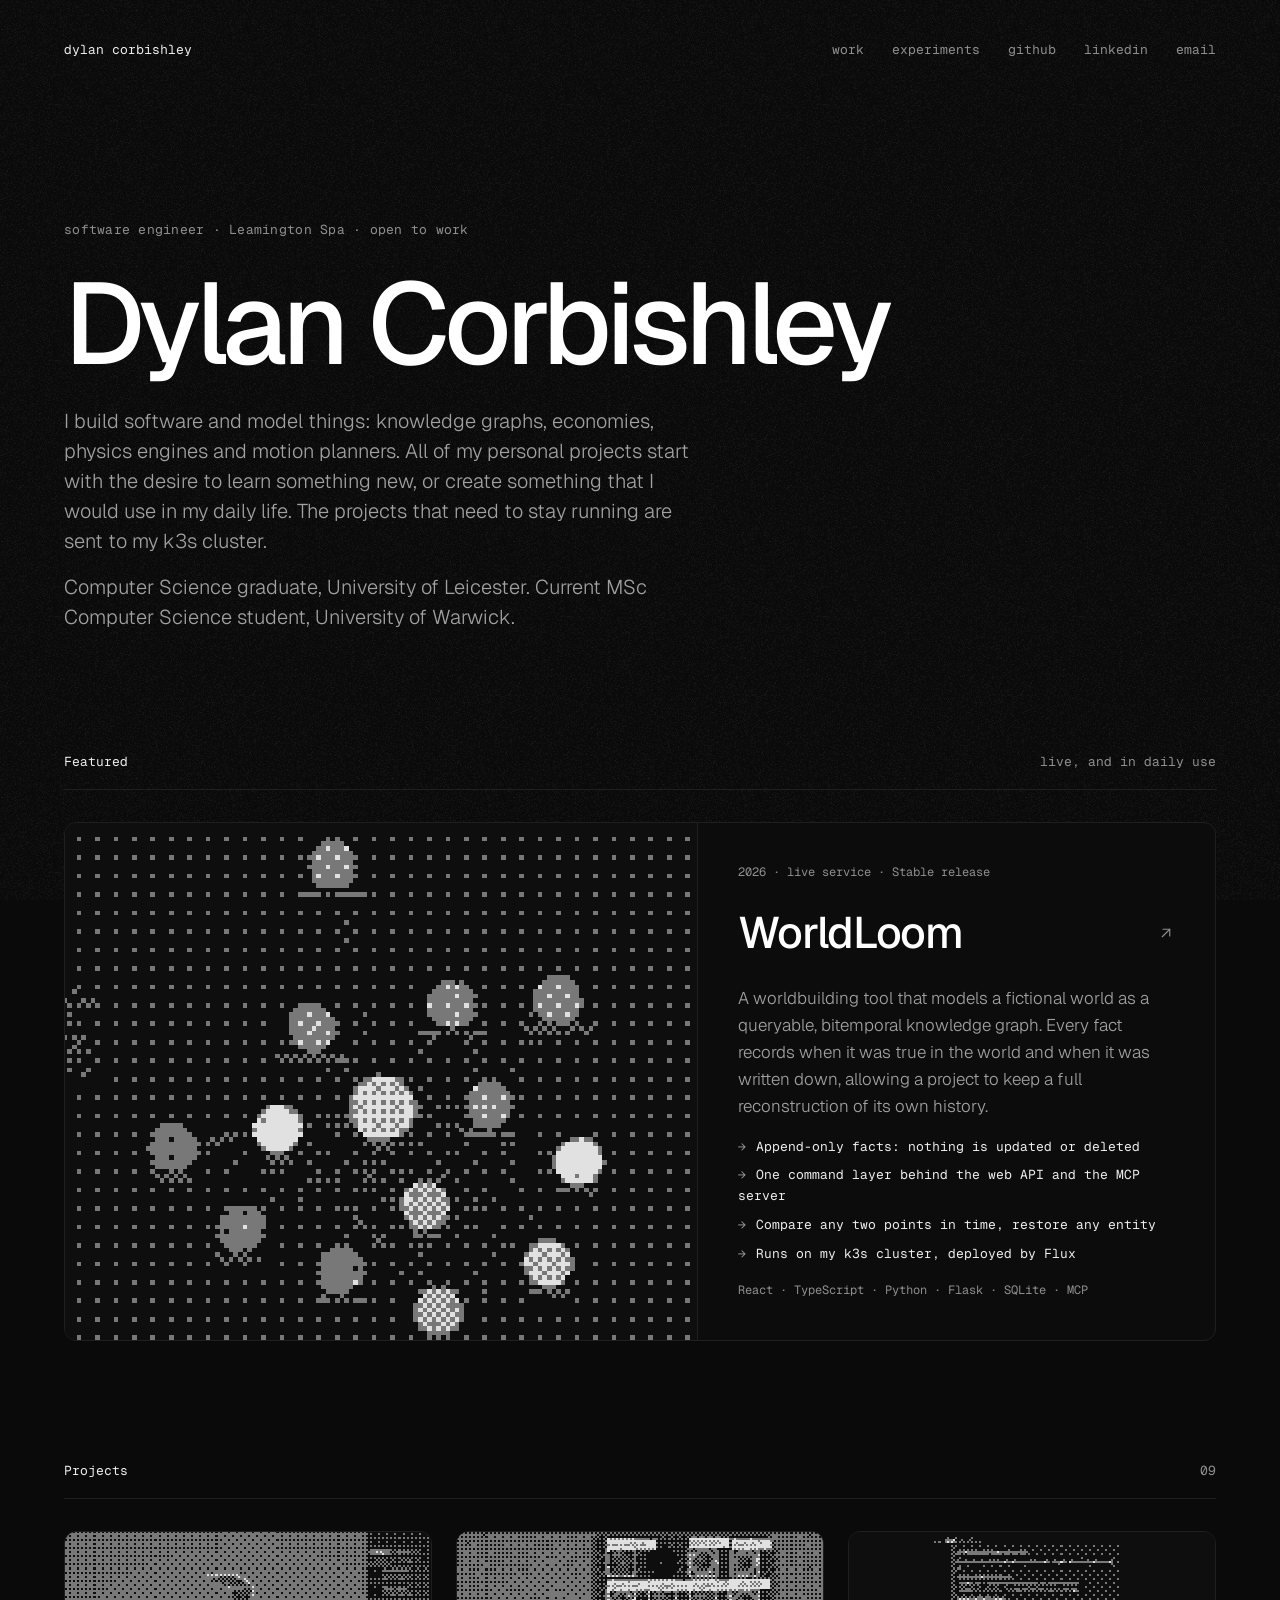
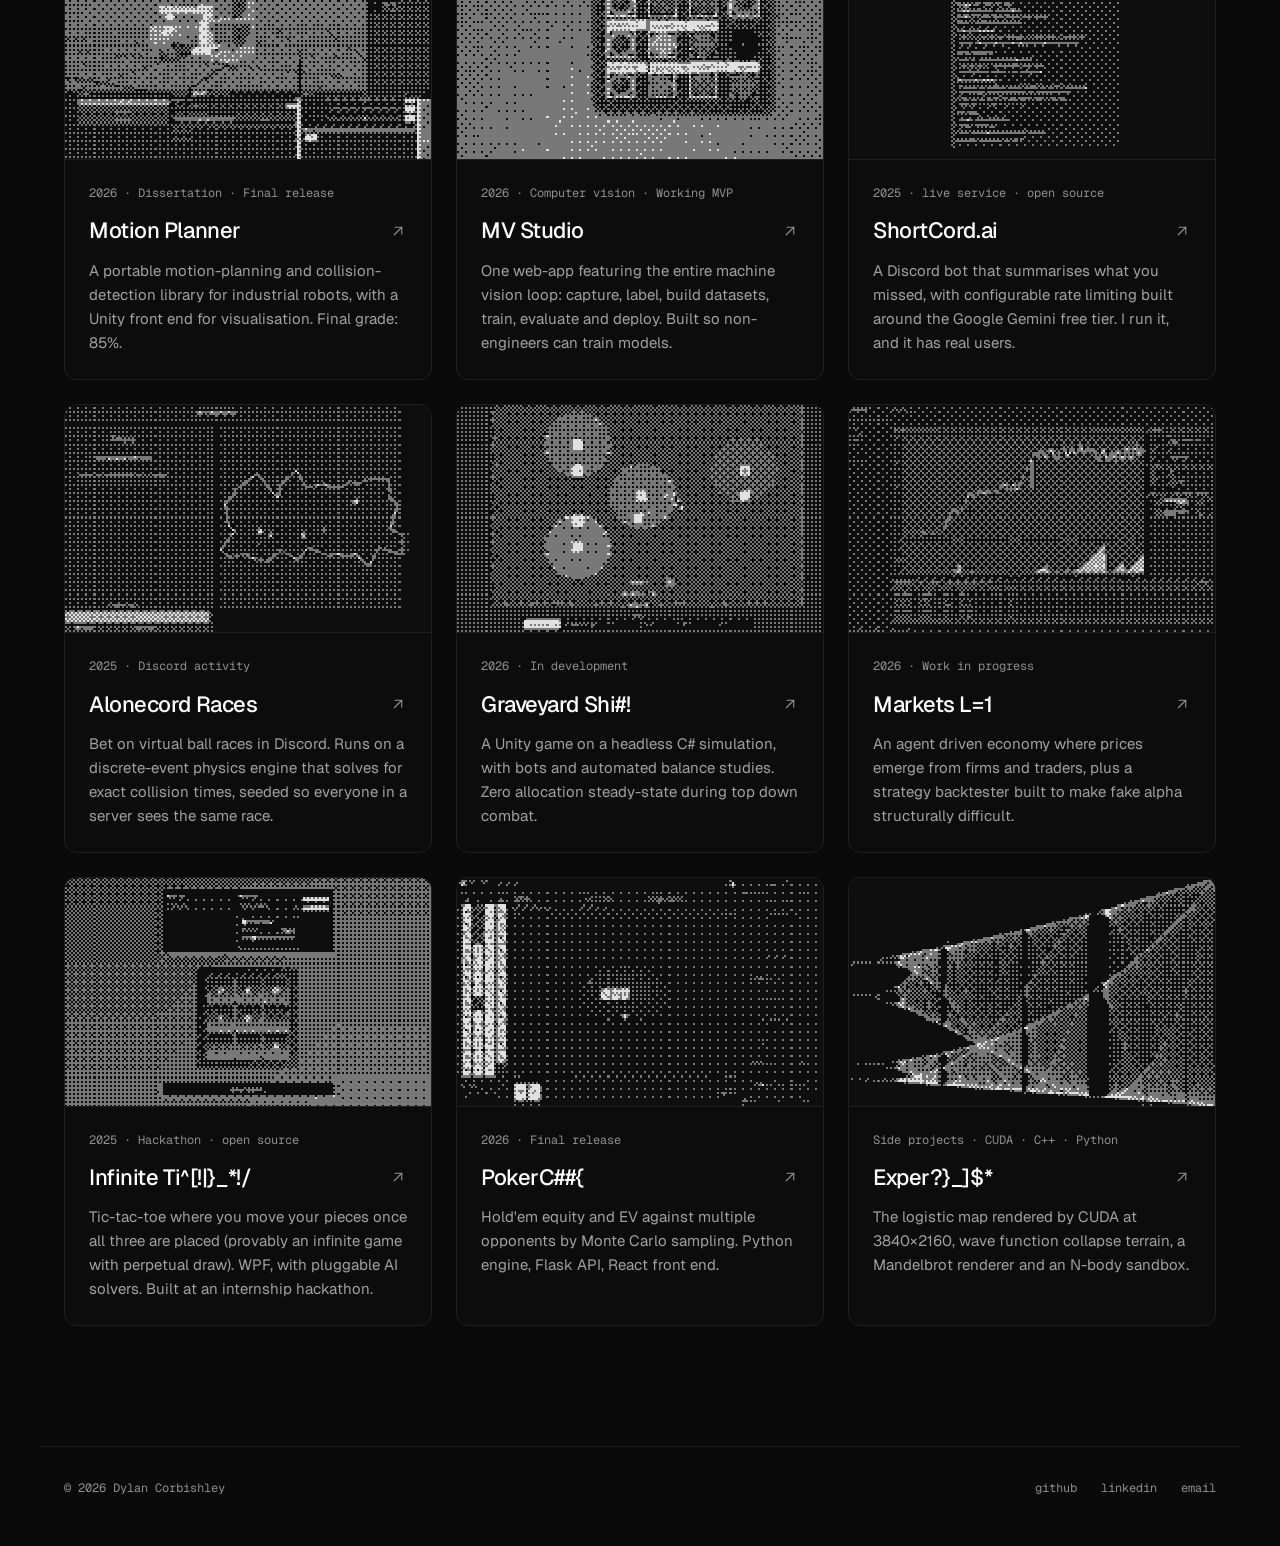
<file: index.html>
<!doctype html>
<html lang="en">
<head>
<meta charset="utf-8">
<meta name="viewport" content="width=device-width, initial-scale=1">
<title>Dylan Corbishley — Portfolio</title>
<meta name="description" content="Dylan Corbishley, software engineer. Selected projects: WorldLoom, simulations, computer vision, games and procedural generation.">
<link rel="preconnect" href="https://fonts.googleapis.com">
<link rel="preconnect" href="https://fonts.gstatic.com" crossorigin>
<link href="https://fonts.googleapis.com/css2?family=Geist:wght@300;400;500;600&family=Geist+Mono:wght@400;500&display=swap" rel="stylesheet">
<link rel="stylesheet" href="css/style.css">
</head>
<body>

<header class="site-header wrap">
  <a class="navlink home" href="./">dylan corbishley</a>
  <nav aria-label="Primary">
    <a class="navlink" href="#work">work</a>
    <a class="navlink" href="projects/experiments.html">experiments</a>
    <a class="navlink" href="https://github.com/Dodo-alone">github</a>
    <a class="navlink" href="https://www.linkedin.com/in/dylancorbishley">linkedin</a>
    <a class="navlink" href="mailto:djcbish@gmail.com">email</a>
  </nav>
</header>

<main>

  <!-- About me -->
  <section class="hero wrap" aria-labelledby="me-title">
    <div class="eyebrow">software engineer · Leamington Spa · open to work</div>
    <h1 id="me-title" class="display decode">Dylan Corbishley</h1>
    <div class="lede-stack">
      <p class="lede">I build software and model things: knowledge graphs, economies, physics engines and motion planners. All of my personal projects start with the desire to learn something new, or create something that I would use in my daily life. The projects that need to stay running are sent to my k3s cluster.</p>
      <p class="lede">Computer Science graduate, University of Leicester. Current MSc Computer Science student, University of Warwick.</p>
    </div>
  </section>

  <!-- Featured: WorldLoom -->
  <section class="block wrap" aria-labelledby="featured-title">
    <div class="section-head"><h2 id="featured-title">Featured</h2><span>live, and in daily use</span></div>

    <a class="card featured" href="projects/worldloom.html">
      <div class="shot pixel" data-src="assets/shots/worldloom-cover-dither.png">[ worldloom-cover.png ]</div>
      <div class="card-body">
        <div class="card-meta">2026 · live service · Stable release</div>
        <div class="card-title">
          <h3 class="decode">WorldLoom</h3>
          <svg class="go" aria-hidden="true" width="18" height="18" viewBox="0 0 24 24" fill="none" stroke="#8f8f8f" stroke-width="1.5" stroke-linecap="round" stroke-linejoin="round"><path d="M7 17 17 7"></path><path d="M8 7h9v9"></path></svg>
        </div>
        <p>A worldbuilding tool that models a fictional world as a queryable, bitemporal knowledge graph. Every fact records when it was true in the world and when it was written down, allowing a project to keep a full reconstruction of its own history.</p>
        <ul class="facts">
          <li>Append-only facts: nothing is updated or deleted</li>
          <li>One command layer behind the web API and the MCP server</li>
          <li>Compare any two points in time, restore any entity</li>
          <li>Runs on my k3s cluster, deployed by Flux</li>
        </ul>
        <div class="card-meta">React · TypeScript · Python · Flask · SQLite · MCP</div>
      </div>
    </a>
  </section>

  <!-- Everything else -->
  <section id="work" class="block wrap" aria-labelledby="work-title">
    <div class="section-head"><h2 id="work-title">Projects</h2><span>09</span></div>

    <div class="cards">

      <a class="card" href="projects/motion-planner.html">
        <div class="shot pixel" data-src="assets/shots/motion-planner-cover-dither.png">[ motion-planner-cover.png ]</div>
        <div class="card-body">
          <div class="card-meta">2026 · Dissertation · Final release</div>
          <div class="card-title">
            <h3 class="decode">Motion Planner</h3>
            <svg class="go" aria-hidden="true" width="18" height="18" viewBox="0 0 24 24" fill="none" stroke="#8f8f8f" stroke-width="1.5" stroke-linecap="round" stroke-linejoin="round"><path d="M7 17 17 7"></path><path d="M8 7h9v9"></path></svg>
          </div>
          <p>A portable motion-planning and collision-detection library for industrial robots, with a Unity front end for visualisation. Final grade: 85%.</p>
        </div>
      </a>

      <a class="card" href="projects/mv-studio.html">
        <div class="shot pixel" data-src="assets/shots/mv-studio-cover-dither.png">[ mv-studio-cover.png ]</div>
        <div class="card-body">
          <div class="card-meta">2026 · Computer vision · Working MVP</div>
          <div class="card-title">
            <h3 class="decode">MV Studio</h3>
            <svg class="go" aria-hidden="true" width="18" height="18" viewBox="0 0 24 24" fill="none" stroke="#8f8f8f" stroke-width="1.5" stroke-linecap="round" stroke-linejoin="round"><path d="M7 17 17 7"></path><path d="M8 7h9v9"></path></svg>
          </div>
          <p>One web-app featuring the entire machine vision loop: capture, label, build datasets, train, evaluate and deploy. Built so non-engineers can train models.</p>
        </div>
      </a>

      <a class="card" href="projects/shortcord.html">
        <div class="shot pixel" data-src="assets/shots/shortcord-cover-dither.png">[ shortcord-cover.png ]</div>
        <div class="card-body">
          <div class="card-meta">2025 · live service · open source</div>
          <div class="card-title">
            <h3 class="decode">ShortCord.ai</h3>
            <svg class="go" aria-hidden="true" width="18" height="18" viewBox="0 0 24 24" fill="none" stroke="#8f8f8f" stroke-width="1.5" stroke-linecap="round" stroke-linejoin="round"><path d="M7 17 17 7"></path><path d="M8 7h9v9"></path></svg>
          </div>
          <p>A Discord bot that summarises what you missed, with configurable rate limiting built around the Google Gemini free tier. I run it, and it has real users.</p>
        </div>
      </a>

      <a class="card" href="projects/alonecord-races.html">
        <div class="shot pixel" data-src="assets/shots/alonecord-cover-dither.png">[ alonecord-cover.png ]</div>
        <div class="card-body">
          <div class="card-meta">2025 · Discord activity</div>
          <div class="card-title">
            <h3 class="decode">Alonecord Races</h3>
            <svg class="go" aria-hidden="true" width="18" height="18" viewBox="0 0 24 24" fill="none" stroke="#8f8f8f" stroke-width="1.5" stroke-linecap="round" stroke-linejoin="round"><path d="M7 17 17 7"></path><path d="M8 7h9v9"></path></svg>
          </div>
          <p>Bet on virtual ball races in Discord. Runs on a discrete-event physics engine that solves for exact collision times, seeded so everyone in a server sees the same race.</p>
        </div>
      </a>

      <a class="card" href="projects/graveyard-shift.html">
        <div class="shot pixel" data-src="assets/shots/graveyard-cover-dither.png">[ graveyard-cover.png ]</div>
        <div class="card-body">
          <div class="card-meta">2026 · In development</div>
          <div class="card-title">
            <h3 class="decode">Graveyard Shift</h3>
            <svg class="go" aria-hidden="true" width="18" height="18" viewBox="0 0 24 24" fill="none" stroke="#8f8f8f" stroke-width="1.5" stroke-linecap="round" stroke-linejoin="round"><path d="M7 17 17 7"></path><path d="M8 7h9v9"></path></svg>
          </div>
          <p>A Unity game on a headless C# simulation, with bots and automated balance studies. Zero allocation steady-state during top down combat.</p>
        </div>
      </a>

      <a class="card" href="projects/markets-lab.html">
        <div class="shot pixel" data-src="assets/shots/markets-cover-dither.png">[ markets-cover.png ]</div>
        <div class="card-body">
          <div class="card-meta">2026 · Work in progress</div>
          <div class="card-title">
            <h3 class="decode">Markets Lab</h3>
            <svg class="go" aria-hidden="true" width="18" height="18" viewBox="0 0 24 24" fill="none" stroke="#8f8f8f" stroke-width="1.5" stroke-linecap="round" stroke-linejoin="round"><path d="M7 17 17 7"></path><path d="M8 7h9v9"></path></svg>
          </div>
          <p>An agent driven economy where prices emerge from firms and traders, plus a strategy backtester built to make fake alpha structurally difficult.</p>
        </div>
      </a>

      <a class="card" href="projects/infinite-tic-tac-toe.html">
        <div class="shot pixel" data-src="assets/shots/tictactoe-cover-dither.png">[ tictactoe-cover.png ]</div>
        <div class="card-body">
          <div class="card-meta">2025 · Hackathon · open source</div>
          <div class="card-title">
            <h3 class="decode">Infinite Tic-Tac-Toe</h3>
            <svg class="go" aria-hidden="true" width="18" height="18" viewBox="0 0 24 24" fill="none" stroke="#8f8f8f" stroke-width="1.5" stroke-linecap="round" stroke-linejoin="round"><path d="M7 17 17 7"></path><path d="M8 7h9v9"></path></svg>
          </div>
          <p>Tic-tac-toe where you move your pieces once all three are placed (provably an infinite game with perpetual draw). WPF, with pluggable AI solvers. Built at an internship hackathon.</p>
        </div>
      </a>

      <a class="card" href="projects/pokercalc.html">
        <div class="shot pixel" data-src="assets/shots/pokercalc-cover-dither.png">[ pokercalc-cover.png ]</div>
        <div class="card-body">
          <div class="card-meta">2026 · Final release</div>
          <div class="card-title">
            <h3 class="decode">PokerCalc</h3>
            <svg class="go" aria-hidden="true" width="18" height="18" viewBox="0 0 24 24" fill="none" stroke="#8f8f8f" stroke-width="1.5" stroke-linecap="round" stroke-linejoin="round"><path d="M7 17 17 7"></path><path d="M8 7h9v9"></path></svg>
          </div>
          <p>Hold'em equity and EV against multiple opponents by Monte Carlo sampling. Python engine, Flask API, React front end.</p>
        </div>
      </a>

      <a class="card" href="projects/experiments.html">
        <div class="shot pixel" data-src="assets/shots/experiments-cover-dither.png">[ experiments-cover.png ]</div>
        <div class="card-body">
          <div class="card-meta">Side projects · CUDA · C++ · Python</div>
          <div class="card-title">
            <h3 class="decode">Experiments</h3>
            <svg class="go" aria-hidden="true" width="18" height="18" viewBox="0 0 24 24" fill="none" stroke="#8f8f8f" stroke-width="1.5" stroke-linecap="round" stroke-linejoin="round"><path d="M7 17 17 7"></path><path d="M8 7h9v9"></path></svg>
          </div>
          <p>The logistic map rendered by CUDA at 3840×2160, wave function collapse terrain, a Mandelbrot renderer and an N-body sandbox.</p>
        </div>
      </a>

    </div>
  </section>

</main>

<footer class="site-footer wrap">
  <span>© 2026 Dylan Corbishley</span>
  <nav aria-label="Footer">
    <a href="https://github.com/Dodo-alone">github</a>
    <a href="https://www.linkedin.com/in/dylancorbishley">linkedin</a>
    <a href="mailto:djcbish@gmail.com">email</a>
  </nav>
</footer>

<div class="grain" aria-hidden="true"></div>
<script src="js/site.js"></script>
</body>
</html>
</file>
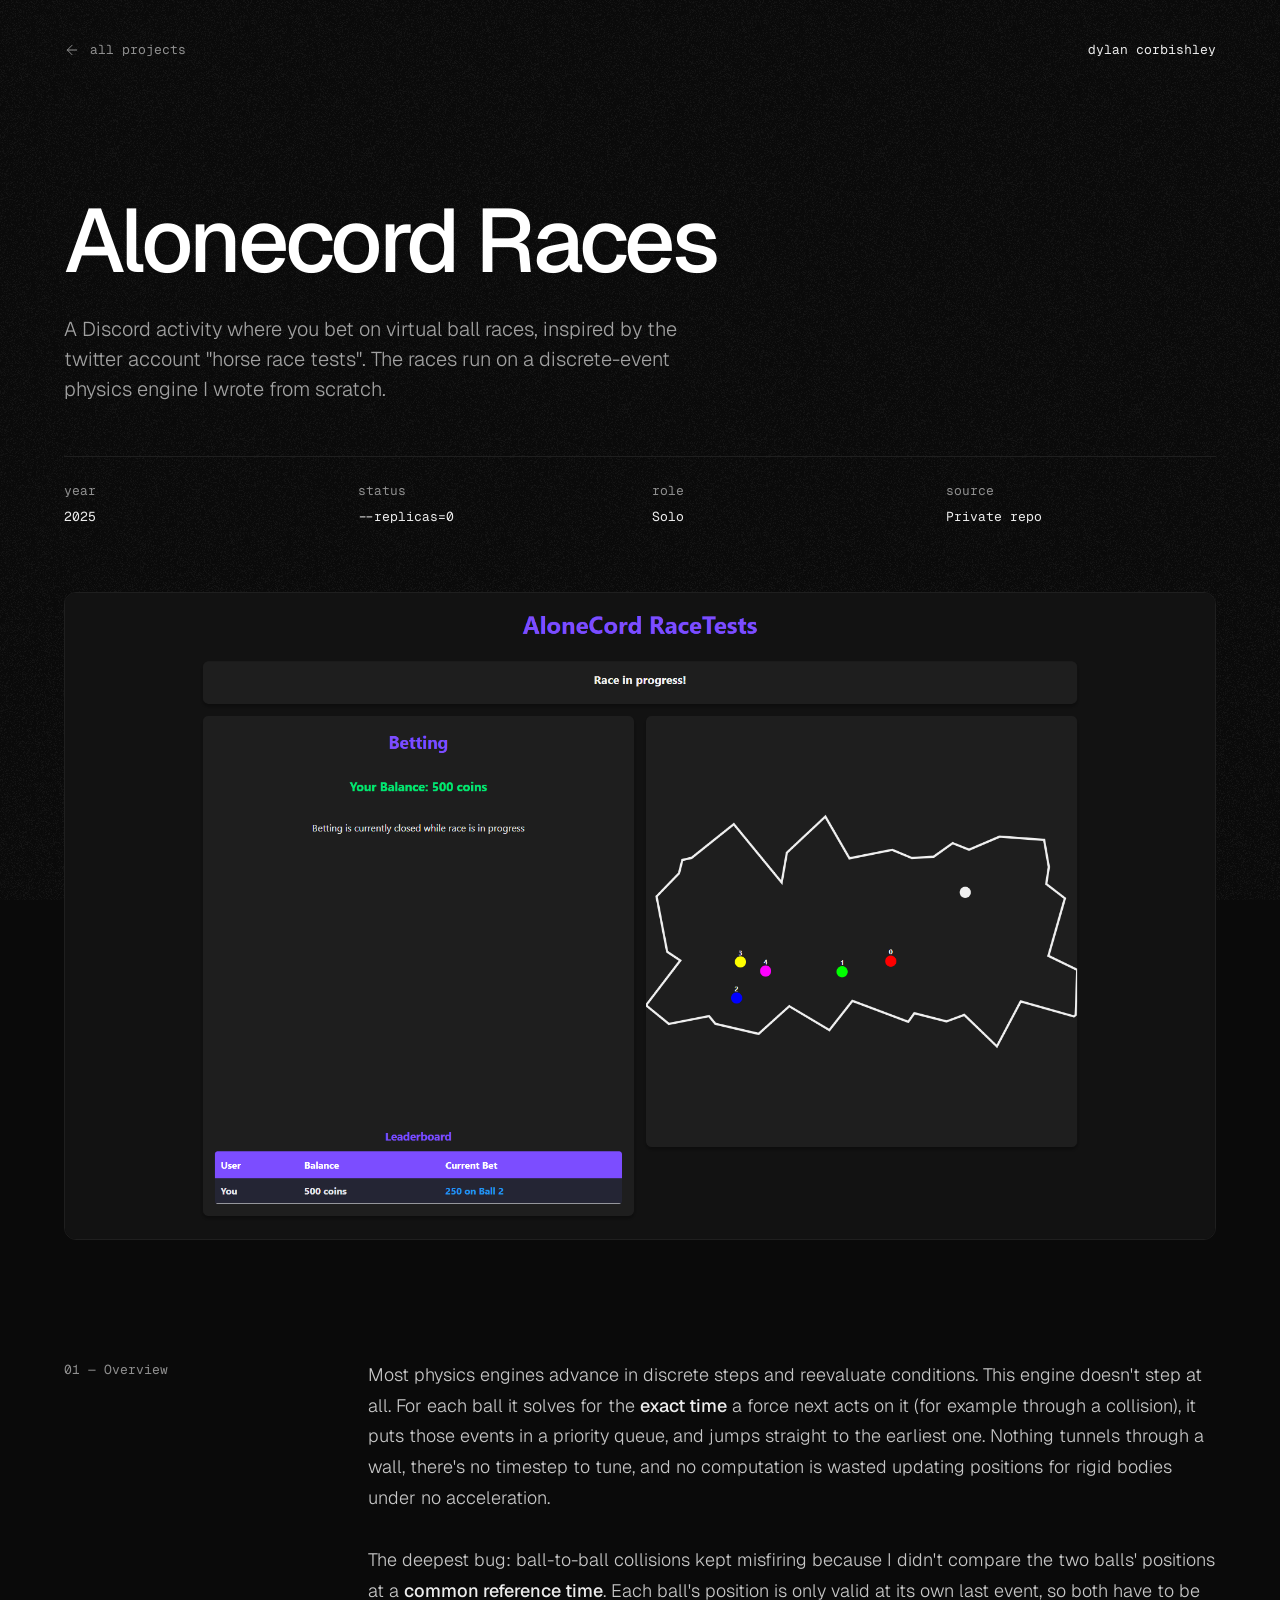
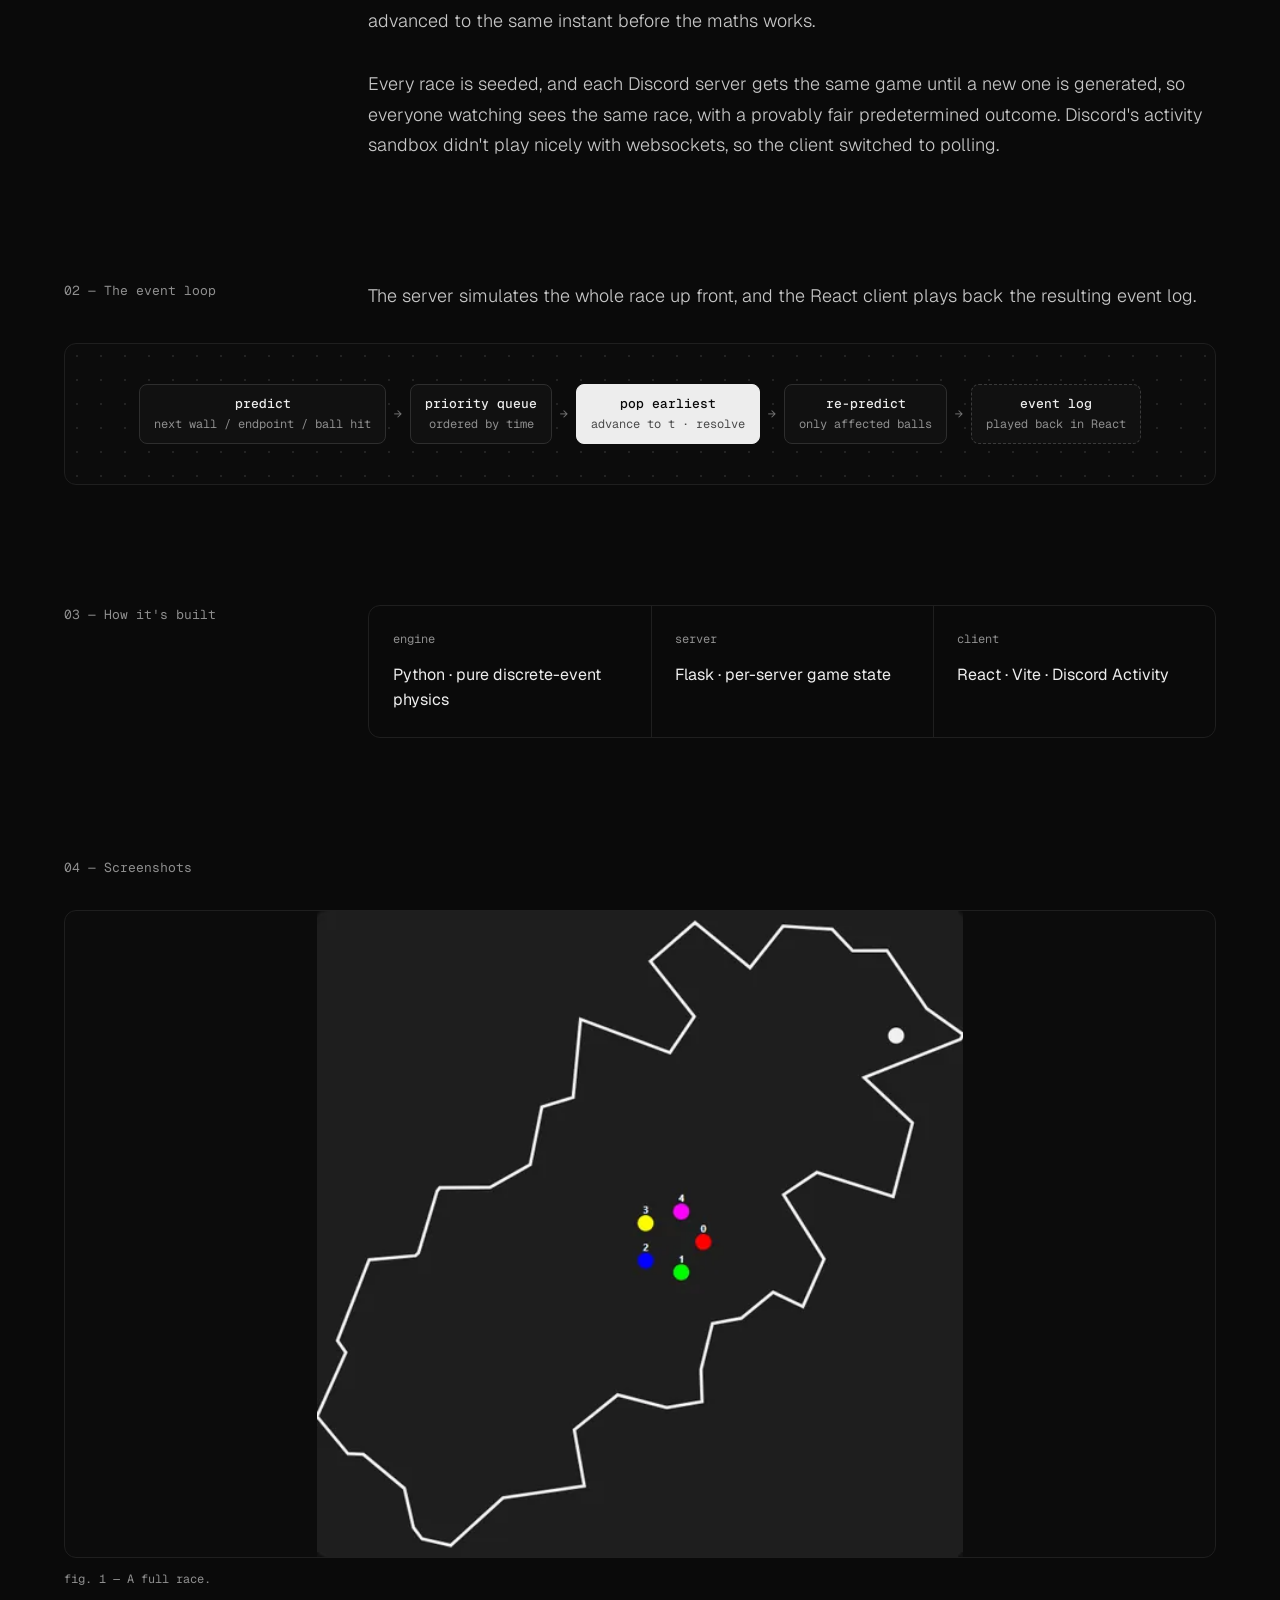
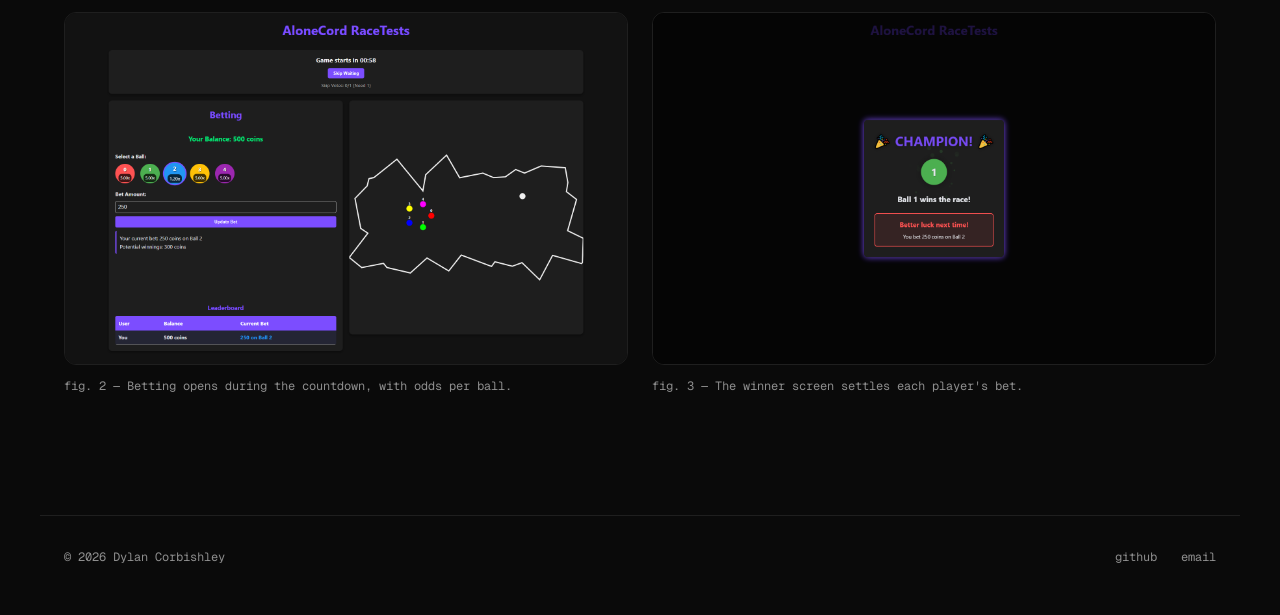
<file: projects/alonecord-races.html>
<!doctype html>
<html lang="en">
<head>
<meta charset="utf-8">
<meta name="viewport" content="width=device-width, initial-scale=1">
<title>Alonecord Races — Dylan Corbishley</title>
<meta name="description" content="Alonecord Races: a Discord activity for betting on marble races, run by a discrete-event physics engine.">
<link rel="preconnect" href="https://fonts.googleapis.com">
<link rel="preconnect" href="https://fonts.gstatic.com" crossorigin>
<link href="https://fonts.googleapis.com/css2?family=Geist:wght@300;400;500;600&family=Geist+Mono:wght@400;500&display=swap" rel="stylesheet">
<link rel="stylesheet" href="../css/style.css">
</head>
<body>

<header class="site-header wrap">
  <a class="navlink" href="../index.html#work">
    <svg aria-hidden="true" width="16" height="16" viewBox="0 0 24 24" fill="none" stroke="currentColor" stroke-width="1.5" stroke-linecap="round" stroke-linejoin="round"><path d="M19 12H5"></path><path d="m12 19-7-7 7-7"></path></svg>
    <span>all projects</span>
  </a>
  <a class="navlink home" href="../index.html">dylan corbishley</a>
</header>

<main>
  <section class="intro wrap">
    <h1 class="display sm decode">Alonecord Races</h1>
    <p class="lede">A Discord activity where you bet on virtual ball races, inspired by the twitter account "horse race tests". The races run on a discrete-event physics engine I wrote from scratch.</p>
    <dl class="meta">
      <div><dt>year</dt><dd>2025</dd></div>
      <div><dt>status</dt><dd>--replicas=0</dd></div>
      <div><dt>role</dt><dd>Solo</dd></div>
      <div><dt>source</dt><dd>Private repo</dd></div>
    </dl>
  </section>

  <section class="block wrap">
    <div class="shot r169" data-src="../assets/shots/alonecord-hero.png">[ alonecord-hero.png ]</div>
  </section>

  <section class="block wrap">
    <div class="row">
      <h2>01 — Overview</h2>
      <div class="body prose">
        <p>Most physics engines advance in discrete steps and reevaluate conditions. This engine doesn't step at all. For each ball it solves for the <strong>exact time</strong> a force next acts on it (for example through a collision), it puts those events in a priority queue, and jumps straight to the earliest one. Nothing tunnels through a wall, there's no timestep to tune, and no computation is wasted updating positions for rigid bodies under no acceleration.</p>
        <p>The deepest bug: ball-to-ball collisions kept misfiring because I didn't compare the two balls' positions at a <strong>common reference time</strong>. Each ball's position is only valid at its own last event, so both have to be advanced to the same instant before the maths works.</p>
        <p>Every race is seeded, and each Discord server gets the same game until a new one is generated, so everyone watching sees the same race, with a provably fair predetermined outcome. Discord's activity sandbox didn't play nicely with websockets, so the client switched to polling.</p>
      </div>
    </div>
  </section>

  <section class="block wrap">
    <div class="row">
      <h2>02 — The event loop</h2>
      <div class="body prose">
        <p>The server simulates the whole race up front, and the React client plays back the resulting event log.</p>
      </div>
    </div>
    <div class="diagram spaced">
      <div class="chain" role="img" aria-label="Event loop: predict each ball's next collision, push events into a priority queue ordered by time, pop the earliest, advance all balls to that time and resolve the collision, then re-predict only the balls involved. The finished event log is played back by the React client.">
        <div class="node"><b>predict</b><small>next wall / endpoint / ball hit</small></div>
        <span class="arrow">→</span>
        <div class="node"><b>priority queue</b><small>ordered by time</small></div>
        <span class="arrow">→</span>
        <div class="node core"><b>pop earliest</b><small>advance to t · resolve</small></div>
        <span class="arrow">→</span>
        <div class="node"><b>re-predict</b><small>only affected balls</small></div>
        <span class="arrow">→</span>
        <div class="node store"><b>event log</b><small>played back in React</small></div>
      </div>
    </div>
  </section>

  <section class="block wrap">
    <div class="row">
      <h2>03 — How it's built</h2>
      <div class="body">
        <div class="stack">
          <div><span class="k">engine</span><span class="v">Python · pure discrete-event physics</span></div>
          <div><span class="k">server</span><span class="v">Flask · per-server game state</span></div>
          <div><span class="k">client</span><span class="v">React · Vite · Discord Activity</span></div>
        </div>
      </div>
    </div>
  </section>

  <section class="block wrap">
    <h2 class="label">04 — Screenshots</h2>
    <div class="shots">
      <figure class="wide">
        <div class="shot r169 contain" data-src="../assets/shots/alonecord-race.webp">[ alonecord-race.webp ]</div>
        <figcaption>fig. 1 — A full race.</figcaption>
      </figure>
      <figure>
        <div class="shot" data-src="../assets/shots/alonecord-betting.png">[ alonecord-betting.png ]</div>
        <figcaption>fig. 2 — Betting opens during the countdown, with odds per ball.</figcaption>
      </figure>
      <figure>
        <div class="shot" data-src="../assets/shots/alonecord-winner.png">[ alonecord-winner.png ]</div>
        <figcaption>fig. 3 — The winner screen settles each player's bet.</figcaption>
      </figure>
    </div>
  </section>
</main>

<footer class="site-footer wrap">
  <span>© 2026 Dylan Corbishley</span>
  <nav aria-label="Footer"><a href="https://github.com/Dodo-alone">github</a><a href="mailto:djcbish@gmail.com">email</a></nav>
</footer>
<div class="grain" aria-hidden="true"></div>
<script src="../js/site.js"></script>
</body>
</html>
</file>
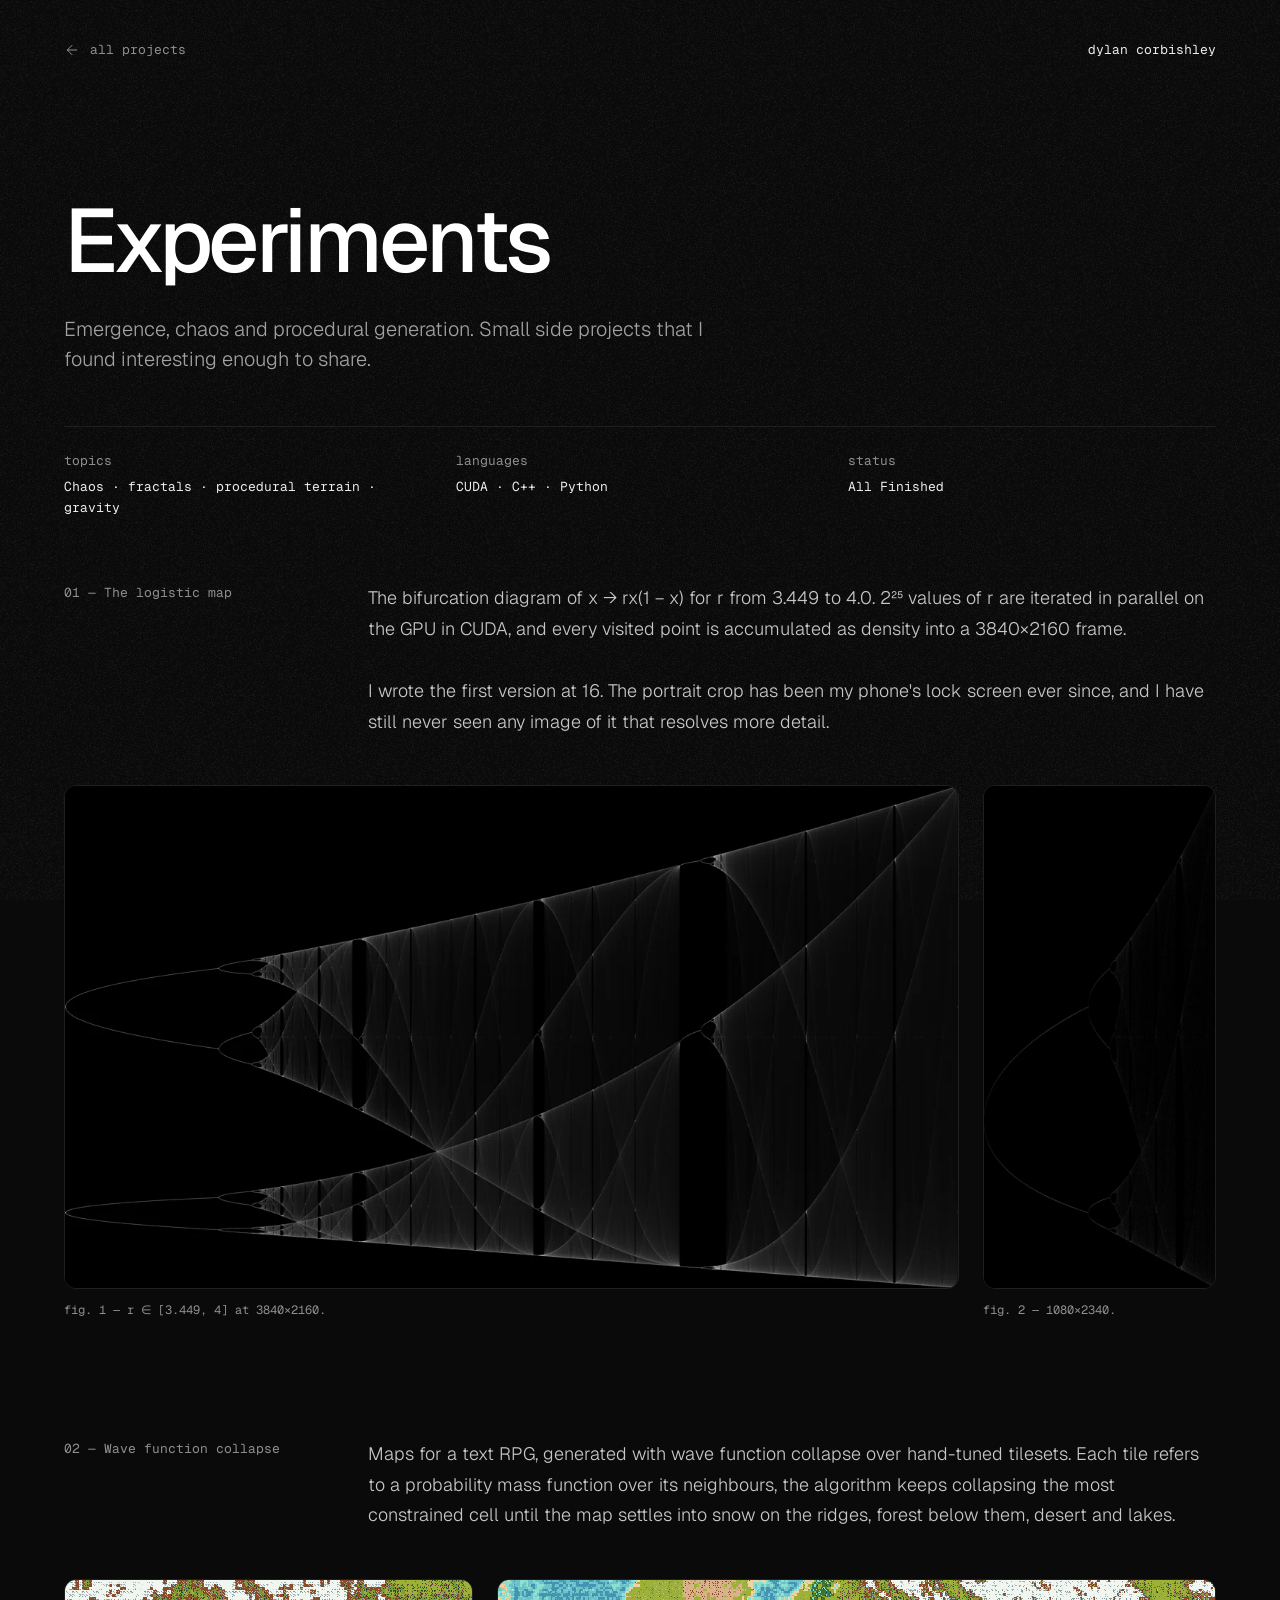
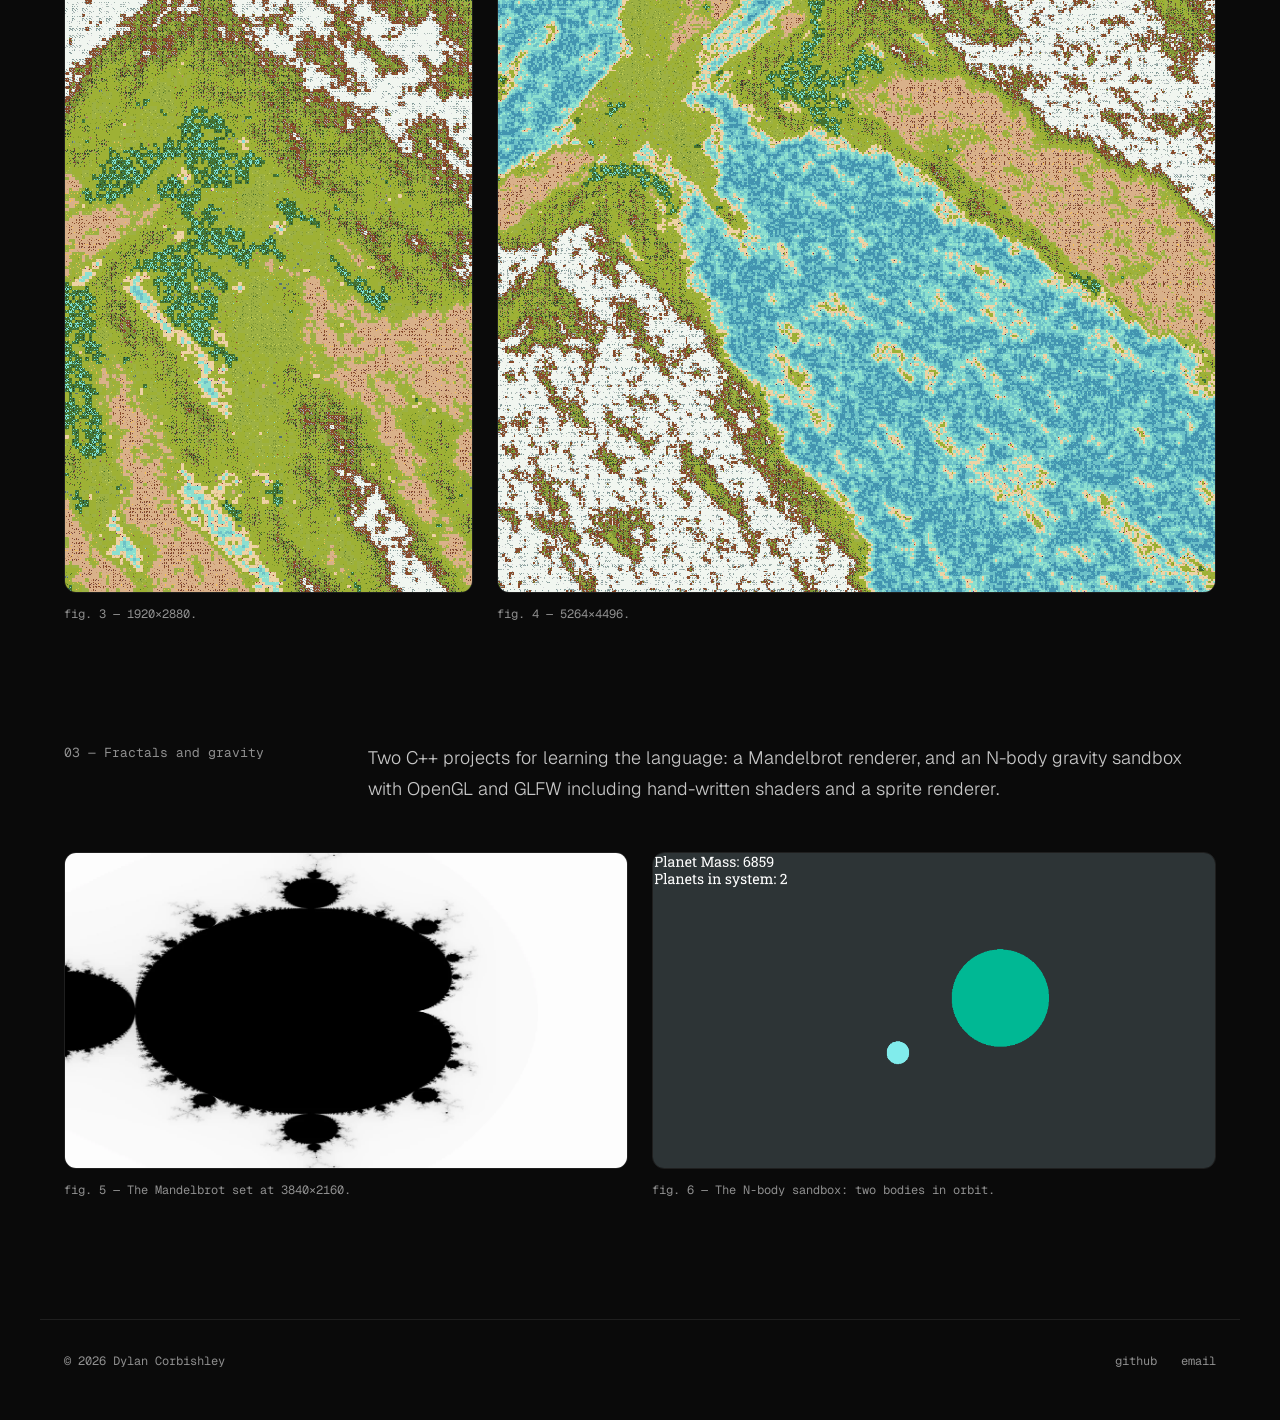
<file: projects/experiments.html>
<!doctype html>
<html lang="en">
<head>
<meta charset="utf-8">
<meta name="viewport" content="width=device-width, initial-scale=1">
<title>Experiments — Dylan Corbishley</title>
<meta name="description" content="Experiments: the logistic map in CUDA, wave function collapse terrain, the Mandelbrot set and an N-body sandbox.">
<link rel="preconnect" href="https://fonts.googleapis.com">
<link rel="preconnect" href="https://fonts.gstatic.com" crossorigin>
<link href="https://fonts.googleapis.com/css2?family=Geist:wght@300;400;500;600&family=Geist+Mono:wght@400;500&display=swap" rel="stylesheet">
<link rel="stylesheet" href="../css/style.css">
</head>
<body>

<header class="site-header wrap">
  <a class="navlink" href="../index.html#work">
    <svg aria-hidden="true" width="16" height="16" viewBox="0 0 24 24" fill="none" stroke="currentColor" stroke-width="1.5" stroke-linecap="round" stroke-linejoin="round"><path d="M19 12H5"></path><path d="m12 19-7-7 7-7"></path></svg>
    <span>all projects</span>
  </a>
  <a class="navlink home" href="../index.html">dylan corbishley</a>
</header>

<main>
  <section class="intro wrap">
    <h1 class="display sm decode">Experiments</h1>
    <p class="lede">Emergence, chaos and procedural generation. Small side projects that I found interesting enough to share.</p>
    <dl class="meta">
      <div><dt>topics</dt><dd>Chaos · fractals · procedural terrain · gravity</dd></div>
      <div><dt>languages</dt><dd>CUDA · C++ · Python</dd></div>
      <div><dt>status</dt><dd>All Finished</dd></div>
    </dl>
  </section>

  <section class="block wrap">
    <div class="row">
      <h2>01 — The logistic map</h2>
      <div class="body prose">
        <p>The bifurcation diagram of x → rx(1 − x) for r from 3.449 to 4.0. 2²⁵ values of r are iterated in parallel on the GPU in CUDA, and every visited point is accumulated as density into a 3840×2160 frame.</p>
        <p>I wrote the first version at 16. The portrait crop has been my phone's lock screen ever since, and I have still never seen any image of it that resolves more detail.</p>
      </div>
    </div>
    <div class="pair spaced" style="--cols: 3.85fr 1fr">
      <figure>
        <a class="shot has-img" style="aspect-ratio: 16 / 9" href="../assets/img/logistic-map.webp"><img src="../assets/img/logistic-map-thumb.webp" alt="Logistic map bifurcation diagram rendered in white on black, r from 3.449 to 4" loading="lazy"></a>
        <figcaption>fig. 1 — r ∈ [3.449, 4] at 3840×2160.</figcaption>
      </figure>
      <figure>
        <a class="shot has-img" style="aspect-ratio: 1080 / 2340" href="../assets/img/logistic-map-phone.webp"><img src="../assets/img/logistic-map-phone-thumb.webp" alt="Portrait crop of the logistic map" loading="lazy"></a>
        <figcaption>fig. 2 — 1080×2340.</figcaption>
      </figure>
    </div>
  </section>

  <section class="block wrap">
    <div class="row">
      <h2>02 — Wave function collapse</h2>
      <div class="body prose">
        <p>Maps for a text RPG, generated with wave function collapse over hand-tuned tilesets. Each tile refers to a probability mass function over its neighbours, the algorithm keeps collapsing the most constrained cell until the map settles into snow on the ridges, forest below them, desert and lakes.</p>
      </div>
    </div>
    <div class="pair spaced" style="--cols: 1fr 1.756fr">
      <figure>
        <a class="shot pixel has-img" style="aspect-ratio: 2 / 3" href="../assets/img/wfc-terrain-1.webp"><img src="../assets/img/wfc-terrain-1-thumb.webp" alt="Pixel-art terrain map with snowy ridges, forests, desert and rivers" loading="lazy"></a>
        <figcaption>fig. 3 — 1920×2880.</figcaption>
      </figure>
      <figure>
        <a class="shot pixel has-img" style="aspect-ratio: 5264 / 4496" href="../assets/img/wfc-terrain-2.webp"><img src="../assets/img/wfc-terrain-2-thumb.webp" alt="Pixel-art terrain map with a large lake between mountain ranges" loading="lazy"></a>
        <figcaption>fig. 4 — 5264×4496.</figcaption>
      </figure>
    </div>
  </section>

  <section class="block wrap">
    <div class="row">
      <h2>03 — Fractals and gravity</h2>
      <div class="body prose">
        <p>Two C++ projects for learning the language: a Mandelbrot renderer, and an N-body gravity sandbox with OpenGL and GLFW including hand-written shaders and a sprite renderer.</p>
      </div>
    </div>
    <div class="pair spaced" style="--cols: 1fr 1fr">
      <figure>
        <a class="shot r169 has-img" href="../assets/img/mandelbrot.webp"><img src="../assets/img/mandelbrot-thumb.webp" alt="Mandelbrot set in black on white" loading="lazy"></a>
        <figcaption>fig. 5 — The Mandelbrot set at 3840×2160.</figcaption>
      </figure>
      <figure>
        <div class="shot r169" data-src="../assets/shots/nbody.png">[ nbody.png ]</div>
        <figcaption>fig. 6 — The N-body sandbox: two bodies in orbit.</figcaption>
      </figure>
    </div>
  </section>
</main>

<footer class="site-footer wrap">
  <span>© 2026 Dylan Corbishley</span>
  <nav aria-label="Footer"><a href="https://github.com/Dodo-alone">github</a><a href="mailto:djcbish@gmail.com">email</a></nav>
</footer>
<div class="grain" aria-hidden="true"></div>
<script src="../js/site.js"></script>
</body>
</html>
</file>
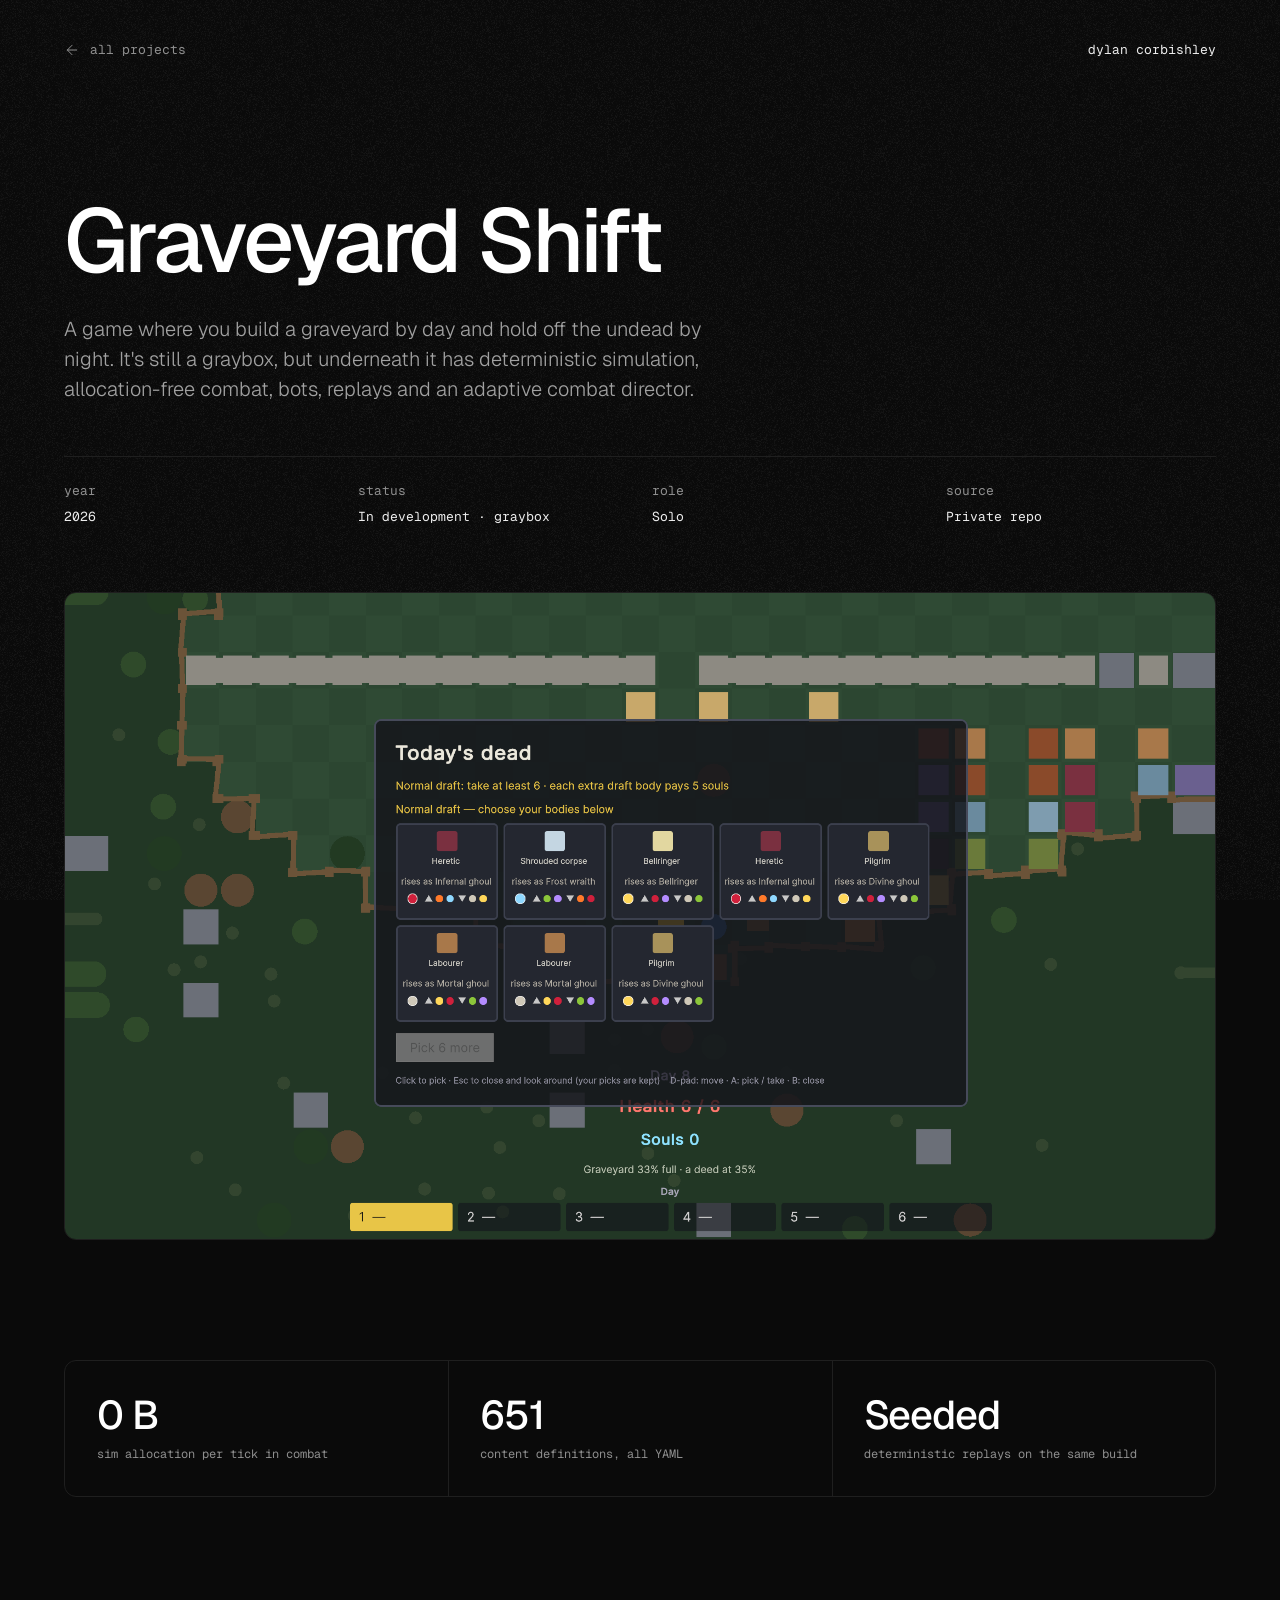
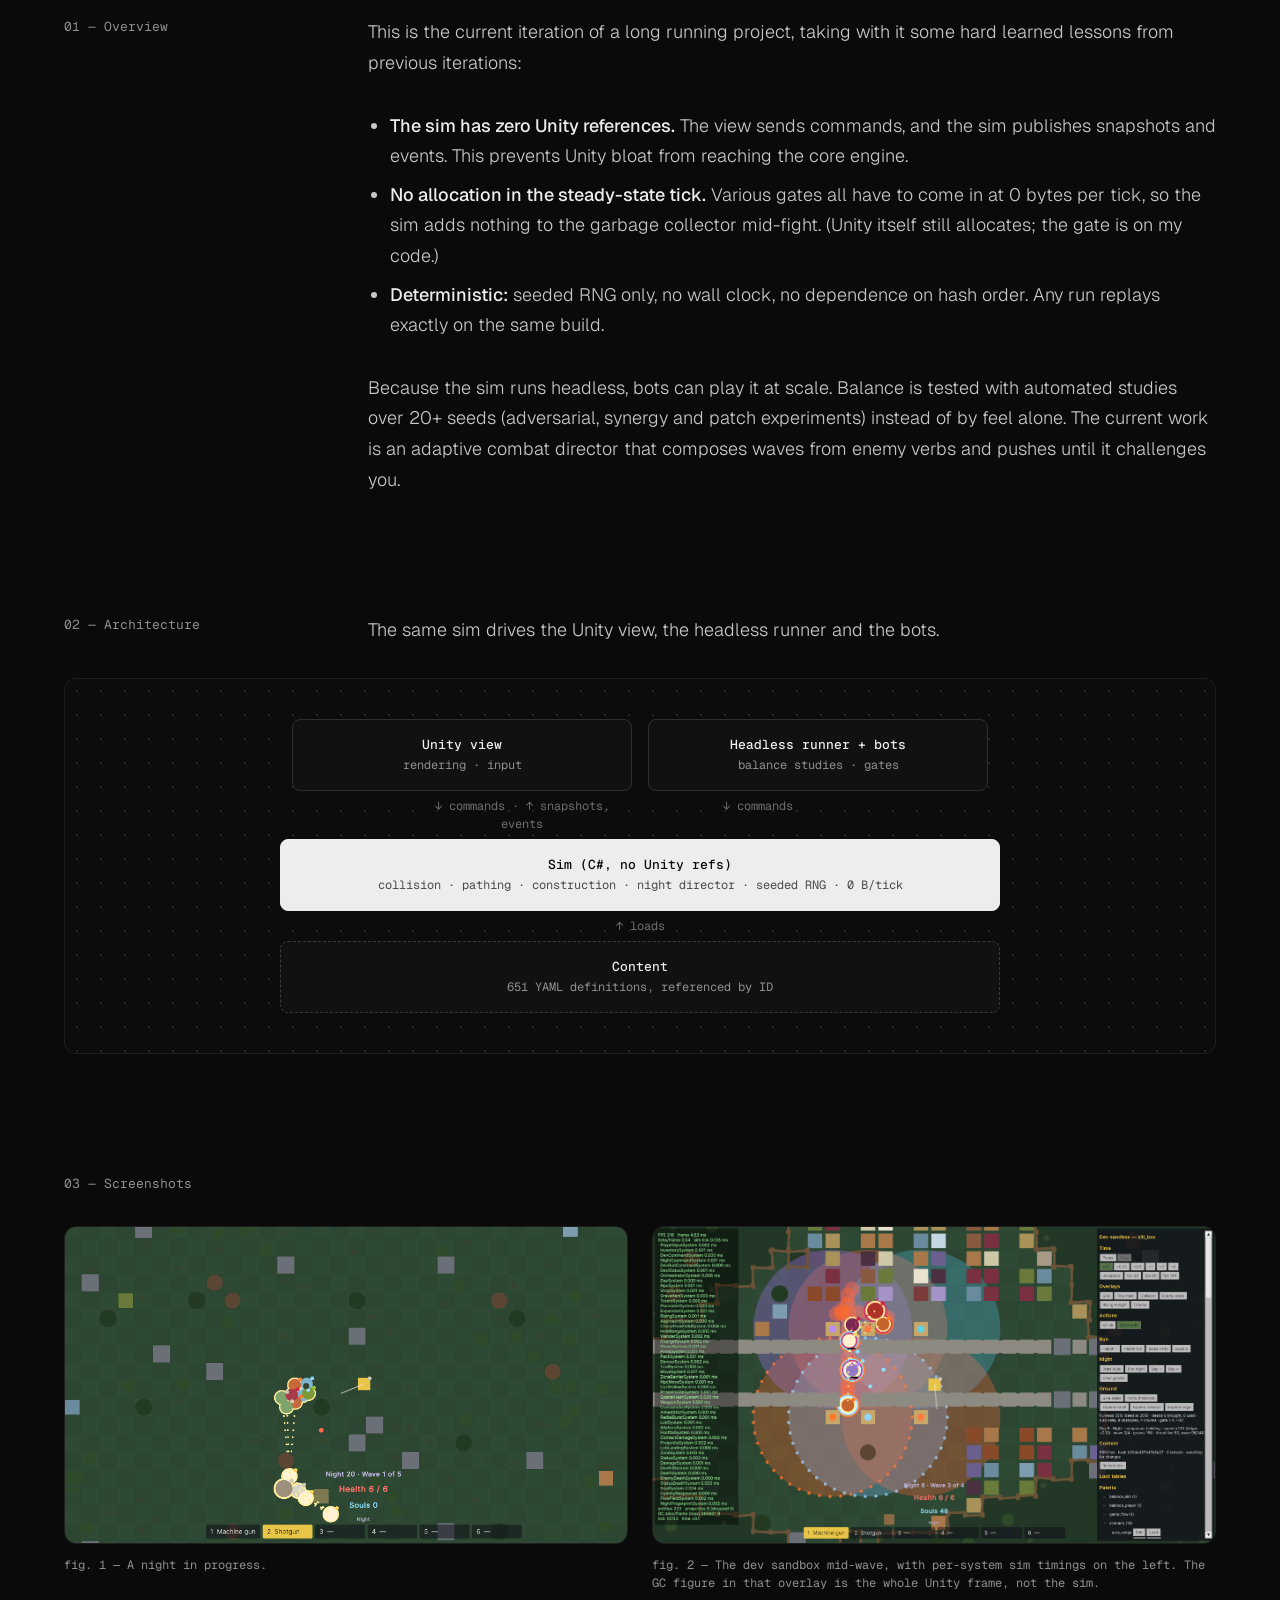
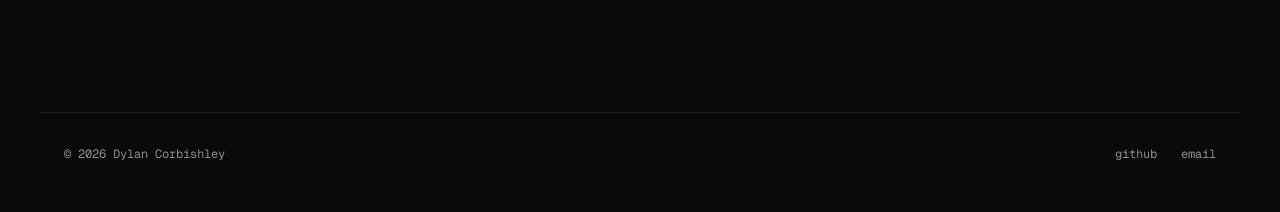
<file: projects/graveyard-shift.html>
<!doctype html>
<html lang="en">
<head>
<meta charset="utf-8">
<meta name="viewport" content="width=device-width, initial-scale=1">
<title>Graveyard Shift — Dylan Corbishley</title>
<meta name="description" content="Graveyard Shift: a Unity game on a deterministic headless simulation that allocates nothing in combat.">
<link rel="preconnect" href="https://fonts.googleapis.com">
<link rel="preconnect" href="https://fonts.gstatic.com" crossorigin>
<link href="https://fonts.googleapis.com/css2?family=Geist:wght@300;400;500;600&family=Geist+Mono:wght@400;500&display=swap" rel="stylesheet">
<link rel="stylesheet" href="../css/style.css">
</head>
<body>

<header class="site-header wrap">
  <a class="navlink" href="../index.html#work">
    <svg aria-hidden="true" width="16" height="16" viewBox="0 0 24 24" fill="none" stroke="currentColor" stroke-width="1.5" stroke-linecap="round" stroke-linejoin="round"><path d="M19 12H5"></path><path d="m12 19-7-7 7-7"></path></svg>
    <span>all projects</span>
  </a>
  <a class="navlink home" href="../index.html">dylan corbishley</a>
</header>

<main>
  <section class="intro wrap">
    <h1 class="display sm decode">Graveyard Shift</h1>
    <p class="lede">A game where you build a graveyard by day and hold off the undead by night. It's still a graybox, but underneath it has deterministic simulation, allocation-free combat, bots, replays and an adaptive combat director.</p>
    <dl class="meta">
      <div><dt>year</dt><dd>2026</dd></div>
      <div><dt>status</dt><dd>In development · graybox</dd></div>
      <div><dt>role</dt><dd>Solo</dd></div>
      <div><dt>source</dt><dd>Private repo</dd></div>
    </dl>
  </section>

  <section class="block wrap">
    <div class="shot r169" data-src="../assets/shots/graveyard-hero.png">[ graveyard-hero.png ]</div>
  </section>

  <section class="block wrap">
    <div class="metrics">
      <div><b>0 B</b><span>sim allocation per tick in combat</span></div>
      <div><b>651</b><span>content definitions, all YAML</span></div>
      <div><b>Seeded</b><span>deterministic replays on the same build</span></div>
    </div>
  </section>

  <section class="block wrap">
    <div class="row">
      <h2>01 — Overview</h2>
      <div class="body prose">
        <p>This is the current iteration of a long running project, taking with it some hard learned lessons from previous iterations:</p>
        <ul>
          <li><strong>The sim has zero Unity references.</strong> The view sends commands, and the sim publishes snapshots and events. This prevents Unity bloat from reaching the core engine.</li>
          <li><strong>No allocation in the steady-state tick.</strong> Various gates all have to come in at 0 bytes per tick, so the sim adds nothing to the garbage collector mid-fight. (Unity itself still allocates; the gate is on my code.)</li>
          <li><strong>Deterministic:</strong> seeded RNG only, no wall clock, no dependence on hash order. Any run replays exactly on the same build.</li>
        </ul>
        <p>Because the sim runs headless, bots can play it at scale. Balance is tested with automated studies over 20+ seeds (adversarial, synergy and patch experiments) instead of by feel alone. The current work is an adaptive combat director that composes waves from enemy verbs and pushes until it challenges you.</p>
      </div>
    </div>
  </section>

  <section class="block wrap">
    <div class="row">
      <h2>02 — Architecture</h2>
      <div class="body prose"><p>The same sim drives the Unity view, the headless runner and the bots.</p></div>
    </div>
    <div class="diagram spaced">
      <div class="flow" role="img" aria-label="The Unity view sends commands to the headless C# simulation and receives snapshots and events. The sim loads content from YAML. A headless runner and bots drive the same sim for balance experiments, replays and allocation and determinism gates.">
        <div class="tier">
          <div class="node"><b>Unity view</b><small>rendering · input</small></div>
          <div class="node"><b>Headless runner + bots</b><small>balance studies · gates</small></div>
        </div>
        <div class="arrow"><span>↓ commands · ↑ snapshots, events</span><span>↓ commands</span></div>
        <div class="tier"><div class="node core full"><b>Sim (C#, no Unity refs)</b><small>collision · pathing · construction · night director · seeded RNG · 0 B/tick</small></div></div>
        <div class="arrow"><span>↑ loads</span></div>
        <div class="tier"><div class="node store full"><b>Content</b><small>651 YAML definitions, referenced by ID</small></div></div>
      </div>
    </div>
  </section>

  <section class="block wrap">
    <h2 class="label">03 — Screenshots</h2>
    <div class="shots">
      <figure>
        <div class="shot r169" data-src="../assets/shots/graveyard-combat.png">[ graveyard-combat.png ]</div>
        <figcaption>fig. 1 — A night in progress.</figcaption>
      </figure>
      <figure>
        <div class="shot r169" data-src="../assets/shots/graveyard-sandbox.png">[ graveyard-sandbox.png ]</div>
        <figcaption>fig. 2 — The dev sandbox mid-wave, with per-system sim timings on the left. The GC figure in that overlay is the whole Unity frame, not the sim.</figcaption>
      </figure>
    </div>
  </section>
</main>

<footer class="site-footer wrap">
  <span>© 2026 Dylan Corbishley</span>
  <nav aria-label="Footer"><a href="https://github.com/Dodo-alone">github</a><a href="mailto:djcbish@gmail.com">email</a></nav>
</footer>
<div class="grain" aria-hidden="true"></div>
<script src="../js/site.js"></script>
</body>
</html>
</file>
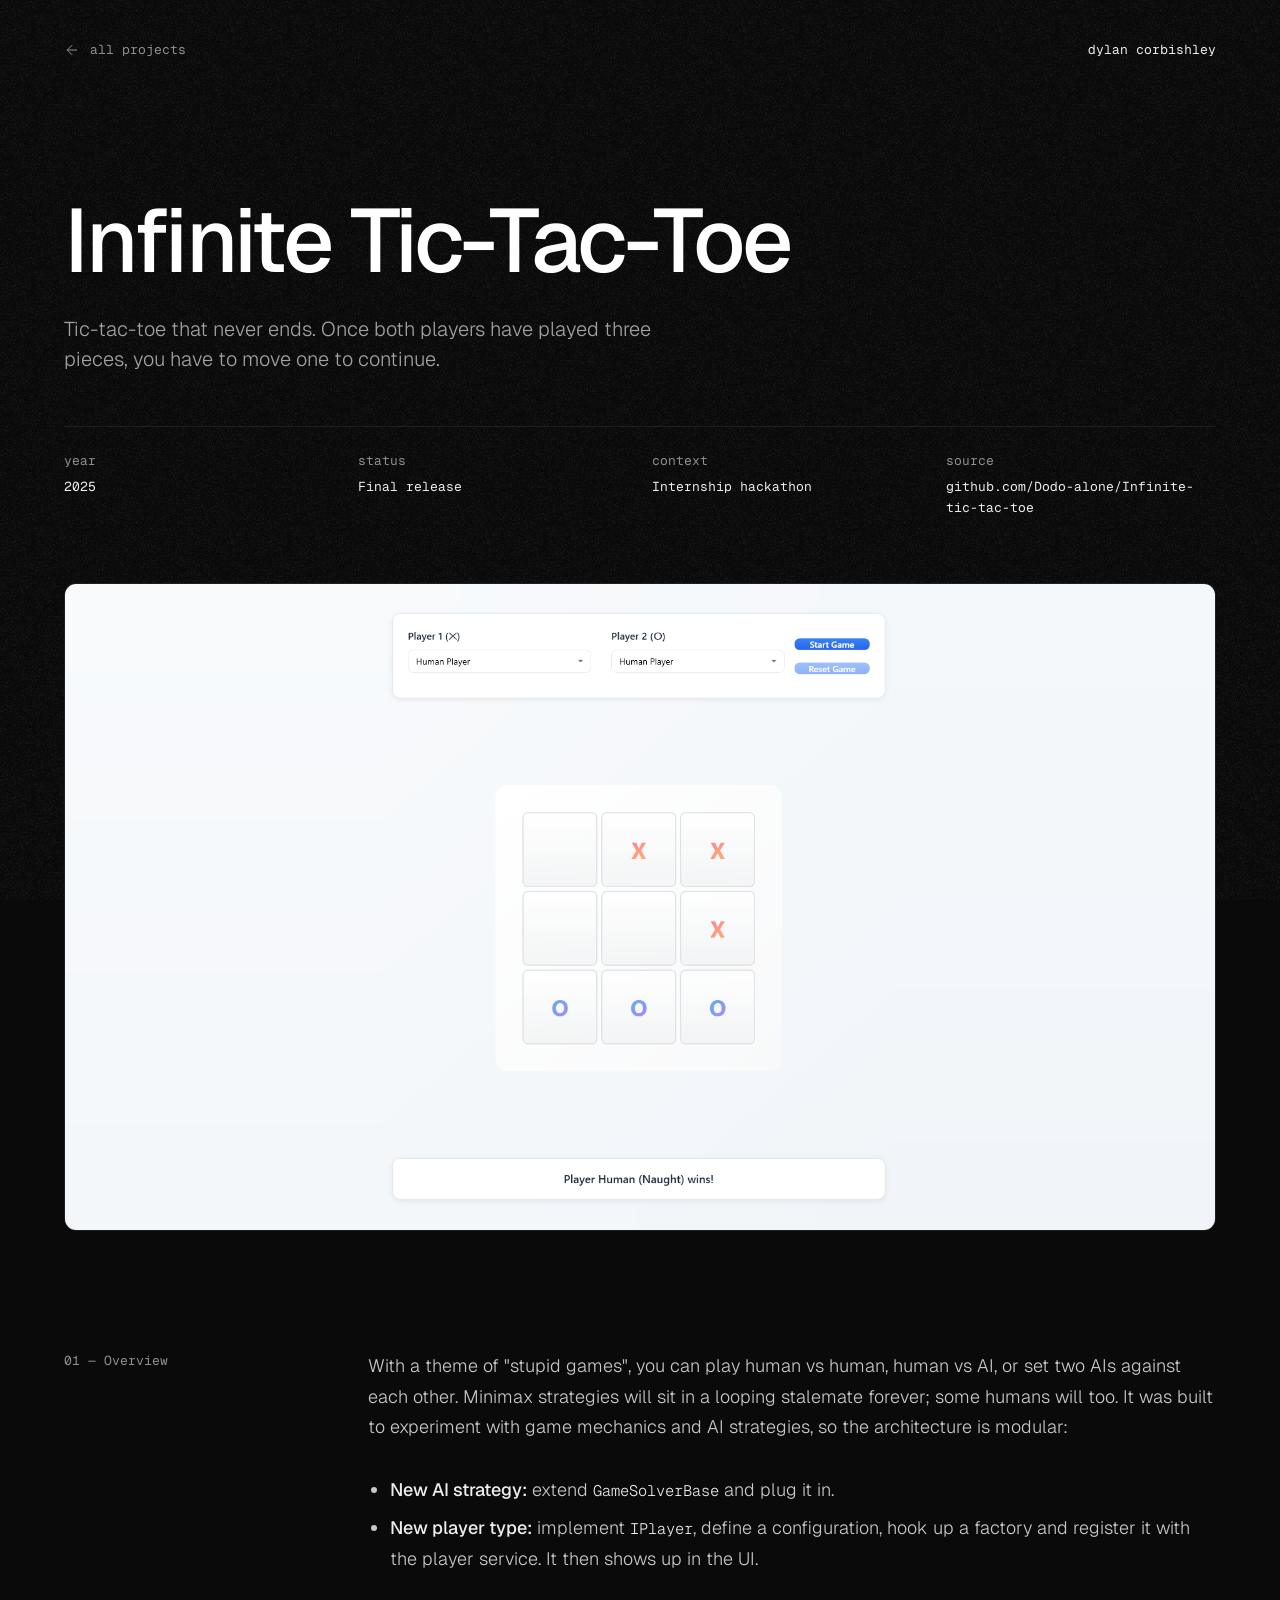
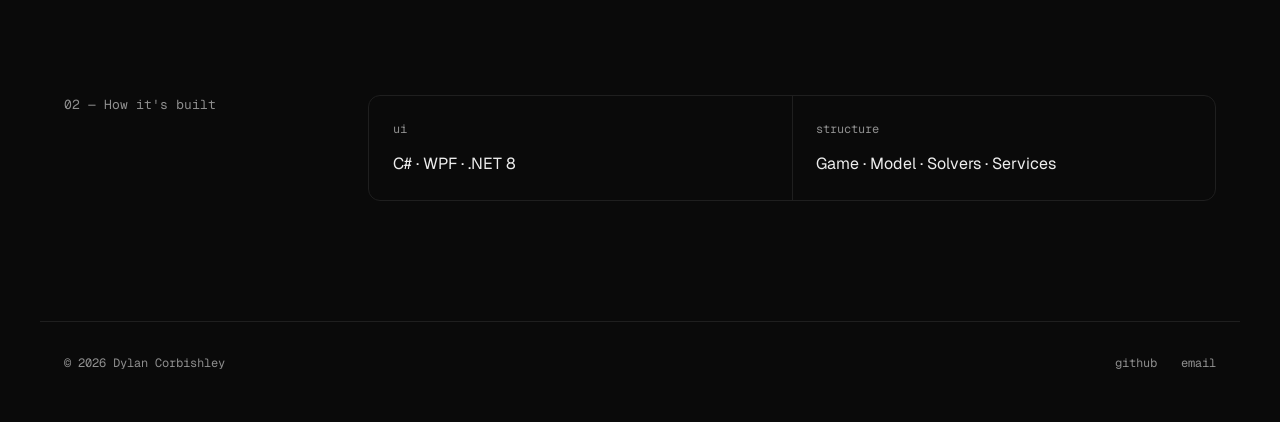
<file: projects/infinite-tic-tac-toe.html>
<!doctype html>
<html lang="en">
<head>
<meta charset="utf-8">
<meta name="viewport" content="width=device-width, initial-scale=1">
<title>Infinite Tic-Tac-Toe — Dylan Corbishley</title>
<meta name="description" content="Infinite Tic-Tac-Toe: a WPF twist on tic-tac-toe with pluggable AI solvers.">
<link rel="preconnect" href="https://fonts.googleapis.com">
<link rel="preconnect" href="https://fonts.gstatic.com" crossorigin>
<link href="https://fonts.googleapis.com/css2?family=Geist:wght@300;400;500;600&family=Geist+Mono:wght@400;500&display=swap" rel="stylesheet">
<link rel="stylesheet" href="../css/style.css">
</head>
<body>

<header class="site-header wrap">
  <a class="navlink" href="../index.html#work">
    <svg aria-hidden="true" width="16" height="16" viewBox="0 0 24 24" fill="none" stroke="currentColor" stroke-width="1.5" stroke-linecap="round" stroke-linejoin="round"><path d="M19 12H5"></path><path d="m12 19-7-7 7-7"></path></svg>
    <span>all projects</span>
  </a>
  <a class="navlink home" href="../index.html">dylan corbishley</a>
</header>

<main>
  <section class="intro wrap">
    <h1 class="display sm decode">Infinite Tic-Tac-Toe</h1>
    <p class="lede">Tic-tac-toe that never ends. Once both players have played three pieces, you have to move one to continue.</p>
    <dl class="meta">
      <div><dt>year</dt><dd>2025</dd></div>
      <div><dt>status</dt><dd>Final release</dd></div>
      <div><dt>context</dt><dd>Internship hackathon</dd></div>
      <div><dt>source</dt><dd><a href="https://github.com/Dodo-alone/Infinite-tic-tac-toe">github.com/Dodo-alone/Infinite-tic-tac-toe</a></dd></div>
    </dl>
  </section>

  <section class="block wrap">
    <div class="shot r169" data-src="../assets/shots/tictactoe-hero.png">[ tictactoe-hero.png ]</div>
  </section>

  <section class="block wrap">
    <div class="row">
      <h2>01 — Overview</h2>
      <div class="body prose">
        <p>With a theme of "stupid games", you can play human vs human, human vs AI, or set two AIs against each other. Minimax strategies will sit in a looping stalemate forever; some humans will too. It was built to experiment with game mechanics and AI strategies, so the architecture is modular:</p>
        <ul>
          <li><strong>New AI strategy:</strong> extend <code>GameSolverBase</code> and plug it in.</li>
          <li><strong>New player type:</strong> implement <code>IPlayer</code>, define a configuration, hook up a factory and register it with the player service. It then shows up in the UI.</li>
        </ul>
      </div>
    </div>
  </section>

  <section class="block wrap">
    <div class="row">
      <h2>02 — How it's built</h2>
      <div class="body">
        <div class="stack">
          <div><span class="k">ui</span><span class="v">C# · WPF · .NET 8</span></div>
          <div><span class="k">structure</span><span class="v">Game · Model · Solvers · Services</span></div>
        </div>
      </div>
    </div>
  </section>
</main>

<footer class="site-footer wrap">
  <span>© 2026 Dylan Corbishley</span>
  <nav aria-label="Footer"><a href="https://github.com/Dodo-alone">github</a><a href="mailto:djcbish@gmail.com">email</a></nav>
</footer>
<div class="grain" aria-hidden="true"></div>
<script src="../js/site.js"></script>
</body>
</html>
</file>
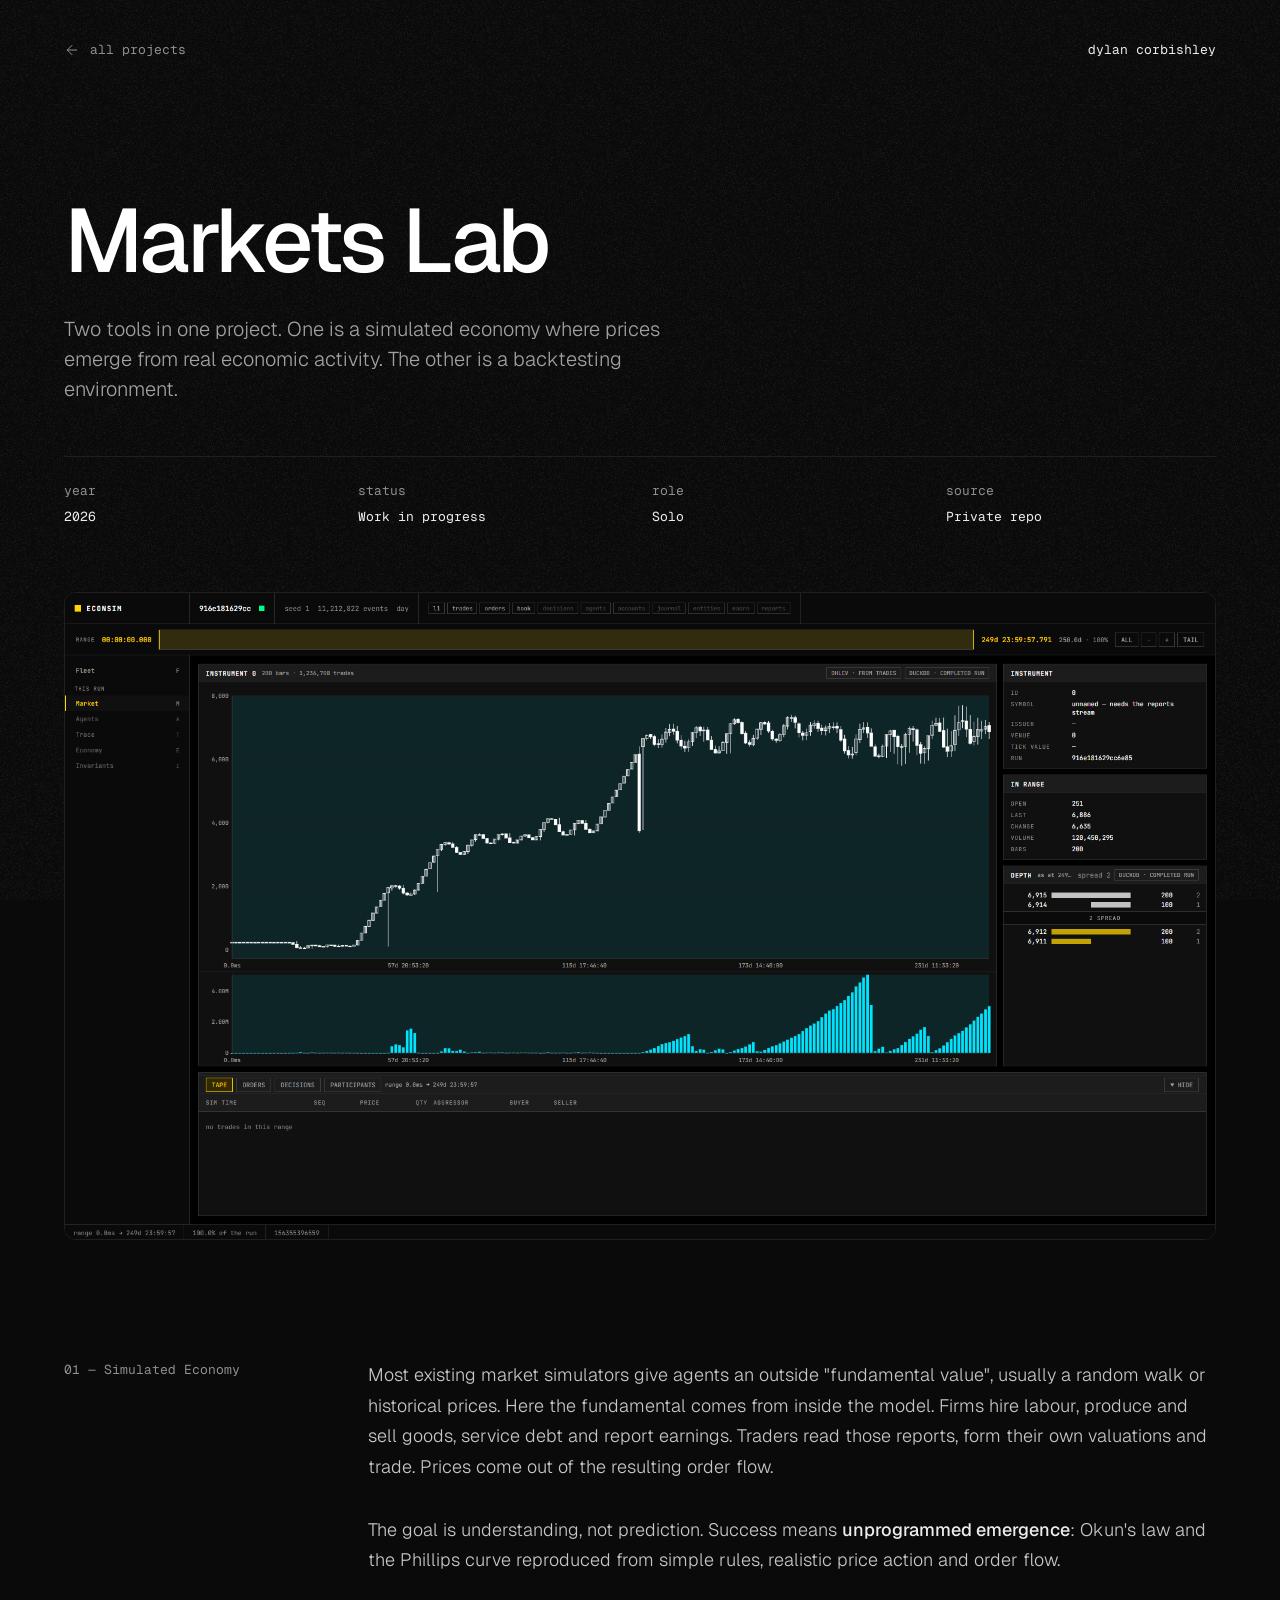
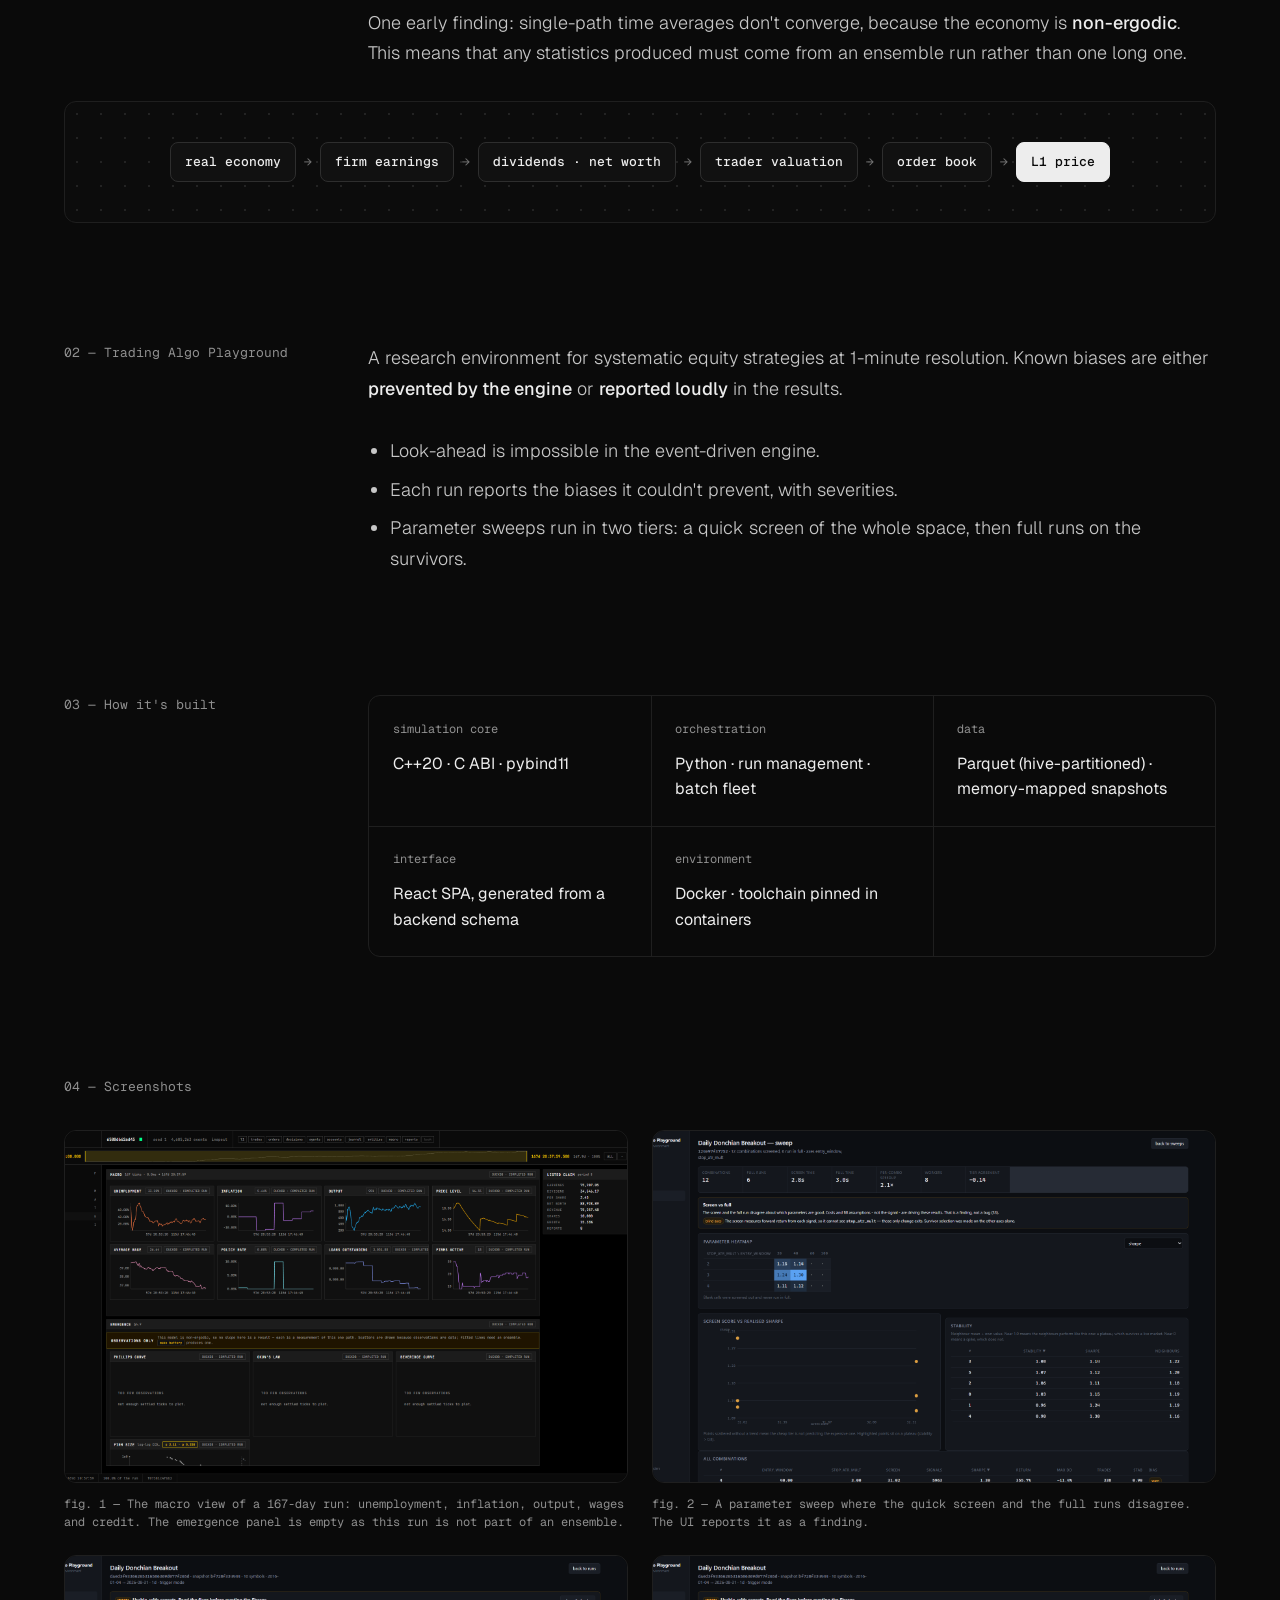
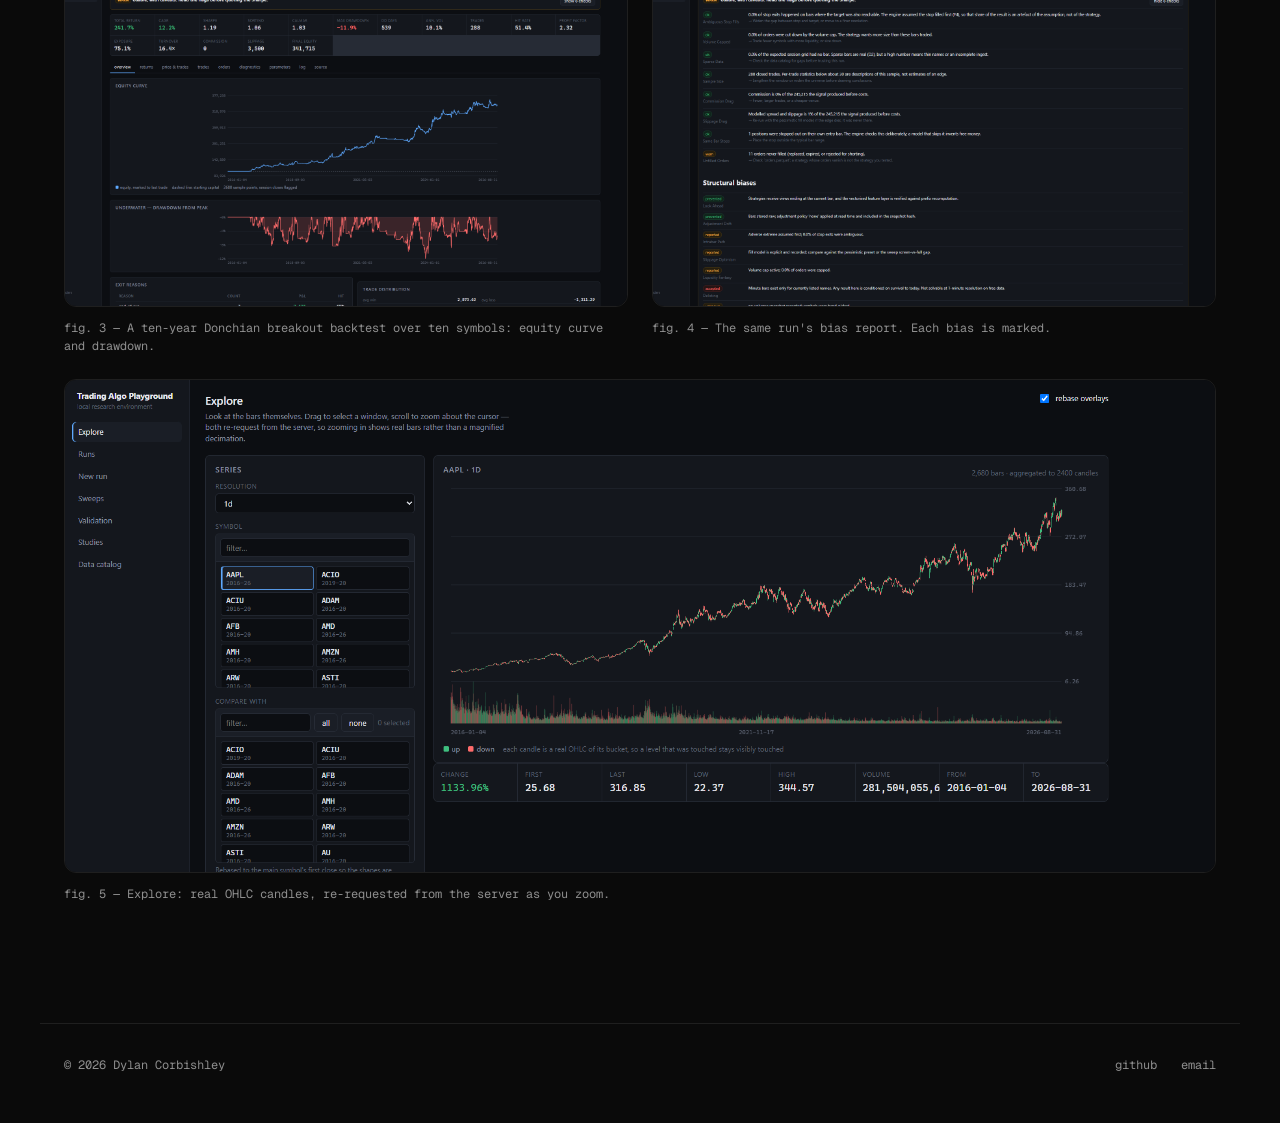
<file: projects/markets-lab.html>
<!doctype html>
<html lang="en">
<head>
<meta charset="utf-8">
<meta name="viewport" content="width=device-width, initial-scale=1">
<title>Markets Lab — Dylan Corbishley</title>
<meta name="description" content="Markets Lab: an agent-based economy simulator and an honest backtesting environment.">
<link rel="preconnect" href="https://fonts.googleapis.com">
<link rel="preconnect" href="https://fonts.gstatic.com" crossorigin>
<link href="https://fonts.googleapis.com/css2?family=Geist:wght@300;400;500;600&family=Geist+Mono:wght@400;500&display=swap" rel="stylesheet">
<link rel="stylesheet" href="../css/style.css">
</head>
<body>

<header class="site-header wrap">
  <a class="navlink" href="../index.html#work">
    <svg aria-hidden="true" width="16" height="16" viewBox="0 0 24 24" fill="none" stroke="currentColor" stroke-width="1.5" stroke-linecap="round" stroke-linejoin="round"><path d="M19 12H5"></path><path d="m12 19-7-7 7-7"></path></svg>
    <span>all projects</span>
  </a>
  <a class="navlink home" href="../index.html">dylan corbishley</a>
</header>

<main>
  <section class="intro wrap">
    <h1 class="display sm decode">Markets Lab</h1>
    <p class="lede">Two tools in one project. One is a simulated economy where prices emerge from real economic activity. The other is a backtesting environment.</p>
    <dl class="meta">
      <div><dt>year</dt><dd>2026</dd></div>
      <div><dt>status</dt><dd>Work in progress</dd></div>
      <div><dt>role</dt><dd>Solo</dd></div>
      <div><dt>source</dt><dd>Private repo</dd></div>
    </dl>
  </section>

  <section class="block wrap">
    <div class="shot r169" data-src="../assets/shots/markets-hero.png">[ markets-hero.png ]</div>
  </section>

  <section class="block wrap">
    <div class="row">
      <h2>01 — Simulated Economy</h2>
      <div class="body prose">
        <p>Most existing market simulators give agents an outside "fundamental value", usually a random walk or historical prices. Here the fundamental comes from inside the model. Firms hire labour, produce and sell goods, service debt and report earnings. Traders read those reports, form their own valuations and trade. Prices come out of the resulting order flow.</p>
        <p>The goal is understanding, not prediction. Success means <strong>unprogrammed emergence</strong>: Okun's law and the Phillips curve reproduced from simple rules, realistic price action and order flow.</p>
        <p>One early finding: single-path time averages don't converge, because the economy is <strong>non-ergodic</strong>. This means that any statistics produced must come from an ensemble run rather than one long one.</p>
      </div>
    </div>
    <div class="diagram spaced">
      <div class="chain" role="img" aria-label="Pipeline: real economy, then firm earnings, then dividends and net worth, then trader valuation, then order book, then L1 price output.">
        <div class="node"><b>real economy</b></div><span class="arrow">→</span>
        <div class="node"><b>firm earnings</b></div><span class="arrow">→</span>
        <div class="node"><b>dividends · net worth</b></div><span class="arrow">→</span>
        <div class="node"><b>trader valuation</b></div><span class="arrow">→</span>
        <div class="node"><b>order book</b></div><span class="arrow">→</span>
        <div class="node core"><b>L1 price</b></div>
      </div>
    </div>
  </section>

  <section class="block wrap">
    <div class="row">
      <h2>02 — Trading Algo Playground</h2>
      <div class="body prose">
        <p>A research environment for systematic equity strategies at 1-minute resolution. Known biases are either <strong>prevented by the engine</strong> or <strong>reported loudly</strong> in the results.</p>
        <ul>
          <li>Look-ahead is impossible in the event-driven engine.</li>
          <li>Each run reports the biases it couldn't prevent, with severities.</li>
          <li>Parameter sweeps run in two tiers: a quick screen of the whole space, then full runs on the survivors.</li>
        </ul>
      </div>
    </div>
  </section>

  <section class="block wrap">
    <div class="row">
      <h2>03 — How it's built</h2>
      <div class="body">
        <div class="stack">
          <div><span class="k">simulation core</span><span class="v">C++20 · C ABI · pybind11</span></div>
          <div><span class="k">orchestration</span><span class="v">Python · run management · batch fleet</span></div>
          <div><span class="k">data</span><span class="v">Parquet (hive-partitioned) · memory-mapped snapshots</span></div>
          <div><span class="k">interface</span><span class="v">React SPA, generated from a backend schema</span></div>
          <div><span class="k">environment</span><span class="v">Docker · toolchain pinned in containers</span></div>
        </div>
      </div>
    </div>
  </section>

  <section class="block wrap">
    <h2 class="label">04 — Screenshots</h2>
    <div class="shots">
      <figure>
        <div class="shot" data-src="../assets/shots/markets-econ.png">[ markets-econ.png ]</div>
        <figcaption>fig. 1 — The macro view of a 167-day run: unemployment, inflation, output, wages and credit. The emergence panel is empty as this run is not part of an ensemble.</figcaption>
      </figure>
      <figure>
        <div class="shot" data-src="../assets/shots/markets-sweep.png">[ markets-sweep.png ]</div>
        <figcaption>fig. 2 — A parameter sweep where the quick screen and the full runs disagree. The UI reports it as a finding.</figcaption>
      </figure>
      <figure>
        <div class="shot" data-src="../assets/shots/markets-backtest.png">[ markets-backtest.png ]</div>
        <figcaption>fig. 3 — A ten-year Donchian breakout backtest over ten symbols: equity curve and drawdown.</figcaption>
      </figure>
      <figure>
        <div class="shot" data-src="../assets/shots/markets-bias.png">[ markets-bias.png ]</div>
        <figcaption>fig. 4 — The same run's bias report. Each bias is marked.</figcaption>
      </figure>
      <figure class="wide">
        <div class="shot r219" data-src="../assets/shots/markets-explore.png">[ markets-explore.png · wide ]</div>
        <figcaption>fig. 5 — Explore: real OHLC candles, re-requested from the server as you zoom.</figcaption>
      </figure>
    </div>
  </section>
</main>

<footer class="site-footer wrap">
  <span>© 2026 Dylan Corbishley</span>
  <nav aria-label="Footer"><a href="https://github.com/Dodo-alone">github</a><a href="mailto:djcbish@gmail.com">email</a></nav>
</footer>
<div class="grain" aria-hidden="true"></div>
<script src="../js/site.js"></script>
</body>
</html>
</file>
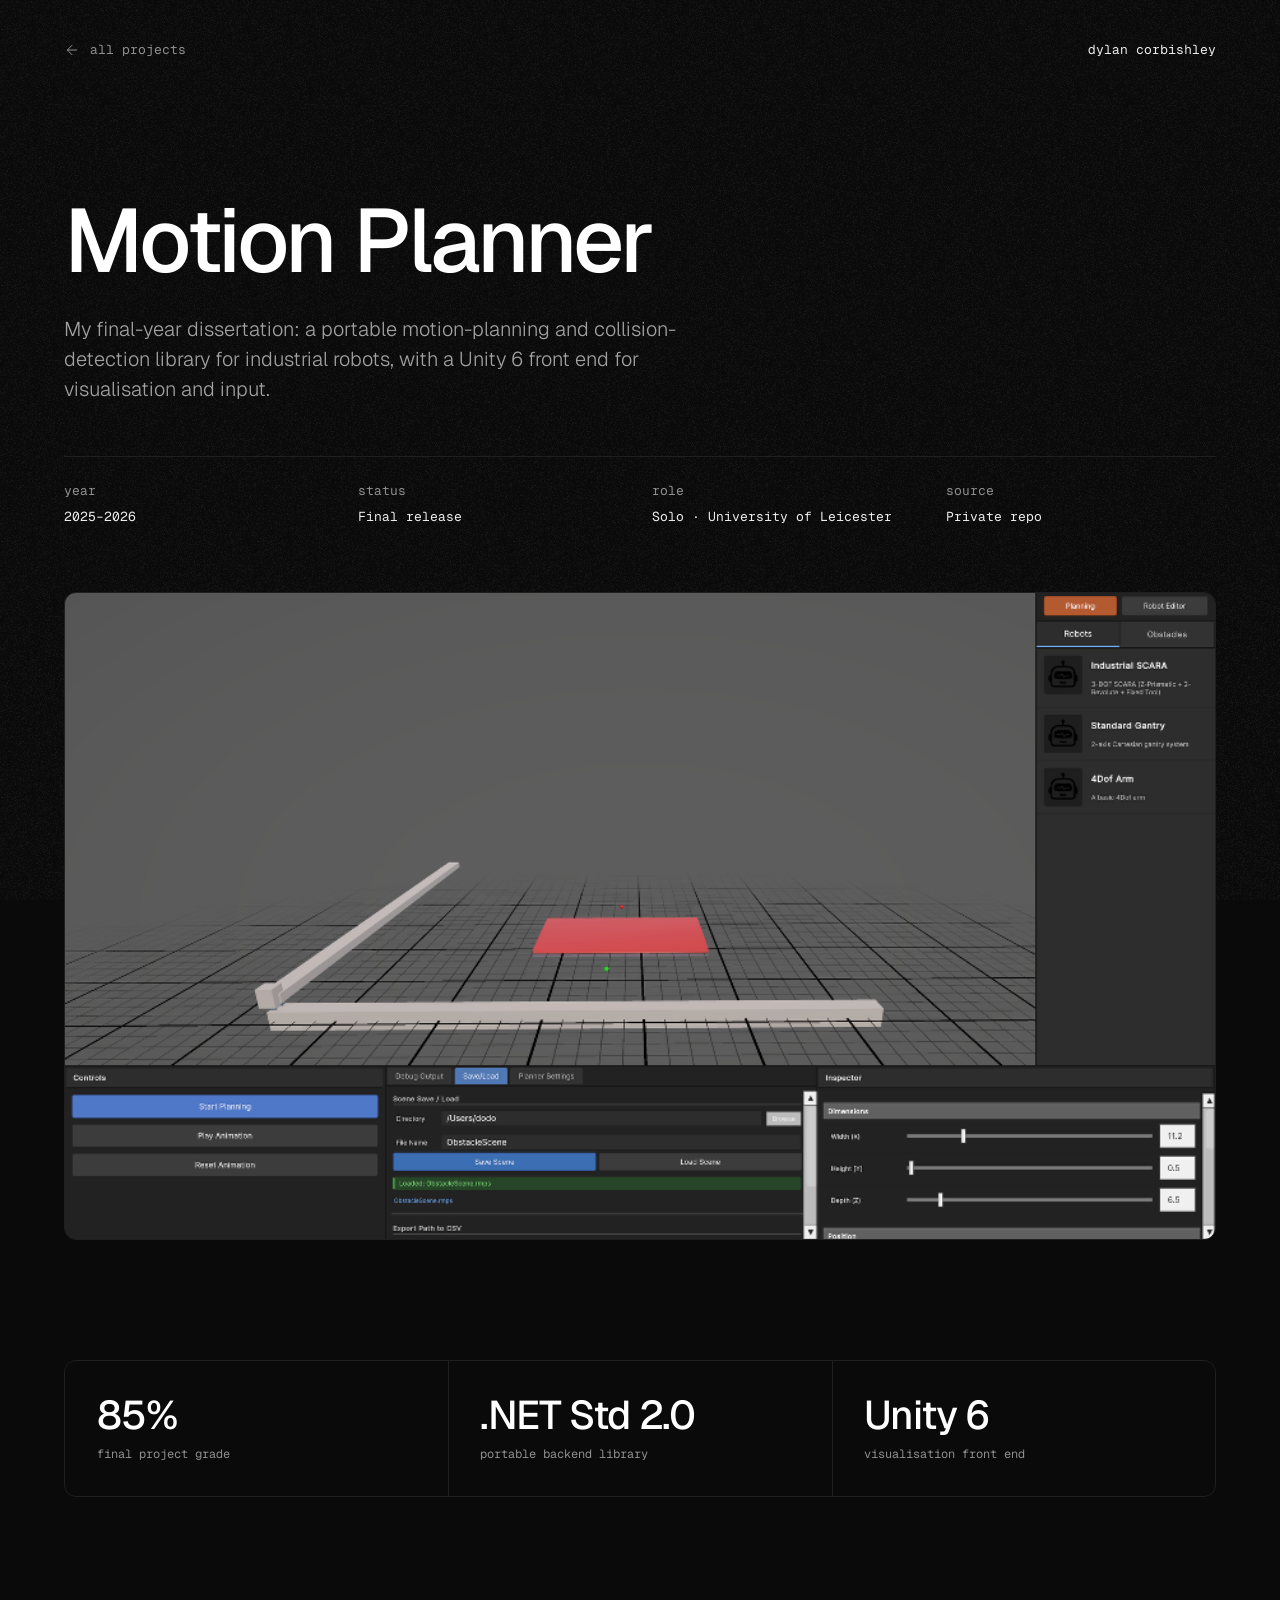
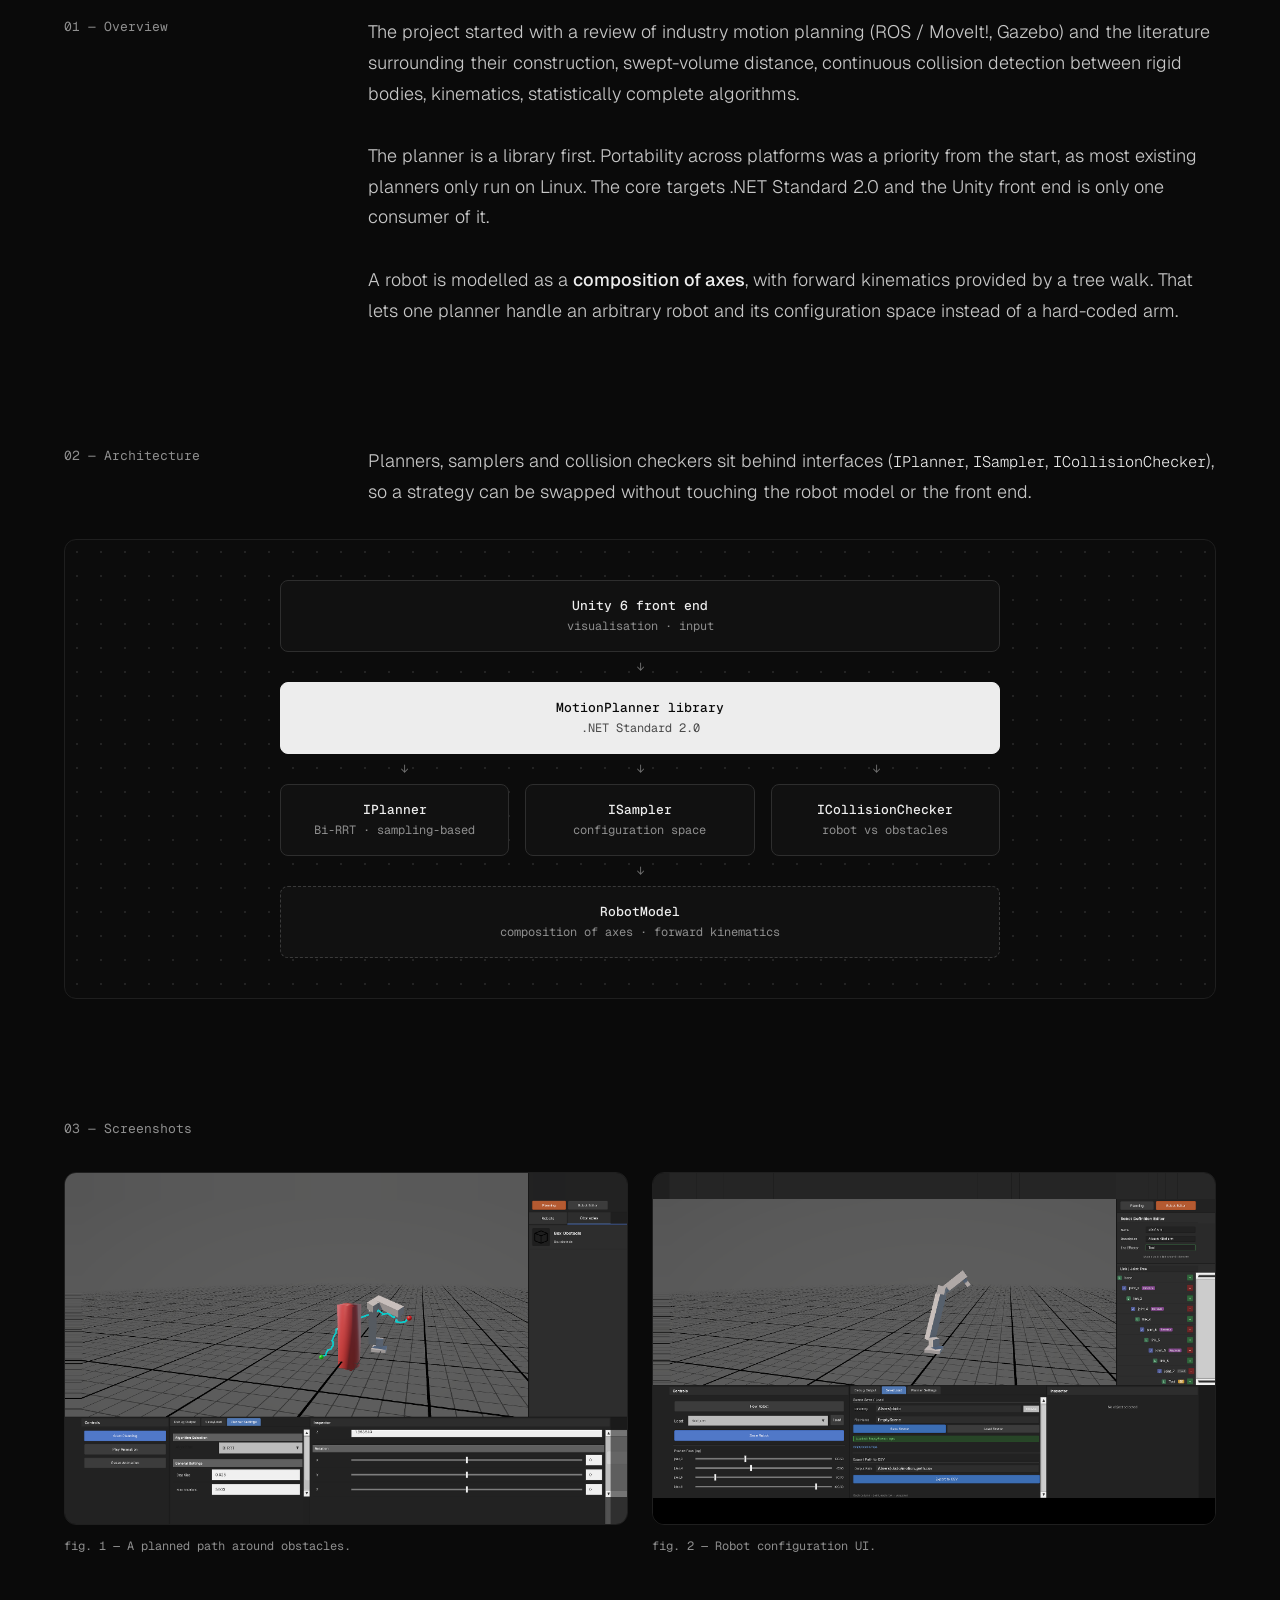
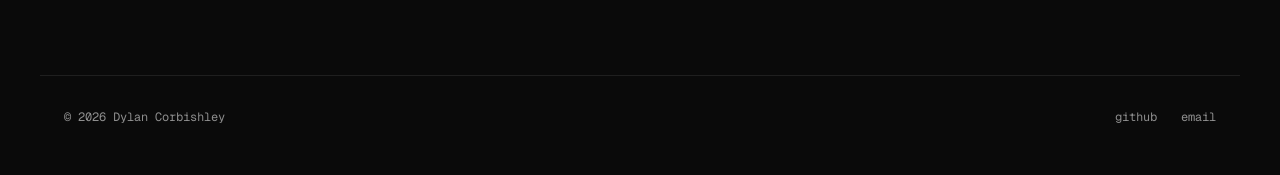
<file: projects/motion-planner.html>
<!doctype html>
<html lang="en">
<head>
<meta charset="utf-8">
<meta name="viewport" content="width=device-width, initial-scale=1">
<title>Motion Planner — Dylan Corbishley</title>
<meta name="description" content="Dissertation: a portable motion-planning and collision-detection library for industrial robots.">
<link rel="preconnect" href="https://fonts.googleapis.com">
<link rel="preconnect" href="https://fonts.gstatic.com" crossorigin>
<link href="https://fonts.googleapis.com/css2?family=Geist:wght@300;400;500;600&family=Geist+Mono:wght@400;500&display=swap" rel="stylesheet">
<link rel="stylesheet" href="../css/style.css">
</head>
<body>

<header class="site-header wrap">
  <a class="navlink" href="../index.html#work">
    <svg aria-hidden="true" width="16" height="16" viewBox="0 0 24 24" fill="none" stroke="currentColor" stroke-width="1.5" stroke-linecap="round" stroke-linejoin="round"><path d="M19 12H5"></path><path d="m12 19-7-7 7-7"></path></svg>
    <span>all projects</span>
  </a>
  <a class="navlink home" href="../index.html">dylan corbishley</a>
</header>

<main>
  <section class="intro wrap">
    <h1 class="display sm decode">Motion Planner</h1>
    <p class="lede">My final-year dissertation: a portable motion-planning and collision-detection library for industrial robots, with a Unity 6 front end for visualisation and input.</p>
    <dl class="meta">
      <div><dt>year</dt><dd>2025–2026</dd></div>
      <div><dt>status</dt><dd>Final release</dd></div>
      <div><dt>role</dt><dd>Solo · University of Leicester</dd></div>
      <div><dt>source</dt><dd>Private repo</dd></div>
    </dl>
  </section>

  <section class="block wrap">
    <div class="shot r169" data-src="../assets/shots/motion-planner-hero.png">[ motion-planner-hero.png ]</div>
  </section>

  <section class="block wrap">
    <div class="metrics">
      <div><b>85%</b><span>final project grade</span></div>
      <div><b>.NET Std 2.0</b><span>portable backend library</span></div>
      <div><b>Unity 6</b><span>visualisation front end</span></div>
    </div>
  </section>

  <section class="block wrap">
    <div class="row">
      <h2>01 — Overview</h2>
      <div class="body prose">
        <p>The project started with a review of industry motion planning (ROS / MoveIt!, Gazebo) and the literature surrounding their construction, swept-volume distance, continuous collision detection between rigid bodies, kinematics, statistically complete algorithms.</p>
        <p>The planner is a library first. Portability across platforms was a priority from the start, as most existing planners only run on Linux. The core targets .NET Standard 2.0 and the Unity front end is only one consumer of it.</p>
        <p>A robot is modelled as a <strong>composition of axes</strong>, with forward kinematics provided by a tree walk. That lets one planner handle an arbitrary robot and its configuration space instead of a hard-coded arm.</p>
      </div>
    </div>
  </section>

  <section class="block wrap">
    <div class="row">
      <h2>02 — Architecture</h2>
      <div class="body prose">
        <p>Planners, samplers and collision checkers sit behind interfaces (<code>IPlanner</code>, <code>ISampler</code>, <code>ICollisionChecker</code>), so a strategy can be swapped without touching the robot model or the front end.</p>
      </div>
    </div>
    <div class="diagram spaced">
      <div class="flow" role="img" aria-label="A Unity 6 front end handles visualisation and input and calls the .NET Standard 2.0 planning library, which composes a planner, a sampler and a collision checker over a robot model built from a composition of axes.">
        <div class="tier"><div class="node full"><b>Unity 6 front end</b><small>visualisation · input</small></div></div>
        <div class="arrow"><span>↓</span></div>
        <div class="tier"><div class="node core full"><b>MotionPlanner library</b><small>.NET Standard 2.0</small></div></div>
        <div class="arrow"><span>↓</span><span>↓</span><span>↓</span></div>
        <div class="tier">
          <div class="node"><b>IPlanner</b><small>Bi-RRT · sampling-based</small></div>
          <div class="node"><b>ISampler</b><small>configuration space</small></div>
          <div class="node"><b>ICollisionChecker</b><small>robot vs obstacles</small></div>
        </div>
        <div class="arrow"><span>↓</span></div>
        <div class="tier"><div class="node store full"><b>RobotModel</b><small>composition of axes · forward kinematics</small></div></div>
      </div>
    </div>
  </section>

  <section class="block wrap">
    <h2 class="label">03 — Screenshots</h2>
    <div class="shots">
      <figure>
        <div class="shot" data-src="../assets/shots/motion-planner-path.png">[ motion-planner-path.png ]</div>
        <figcaption>fig. 1 — A planned path around obstacles.</figcaption>
      </figure>
      <figure>
        <div class="shot" data-src="../assets/shots/motion-planner-robot.png">[ motion-planner-robot.png ]</div>
        <figcaption>fig. 2 — Robot configuration UI.</figcaption>
      </figure>
    </div>
  </section>
</main>

<footer class="site-footer wrap">
  <span>© 2026 Dylan Corbishley</span>
  <nav aria-label="Footer"><a href="https://github.com/Dodo-alone">github</a><a href="mailto:djcbish@gmail.com">email</a></nav>
</footer>
<div class="grain" aria-hidden="true"></div>
<script src="../js/site.js"></script>
</body>
</html>
</file>
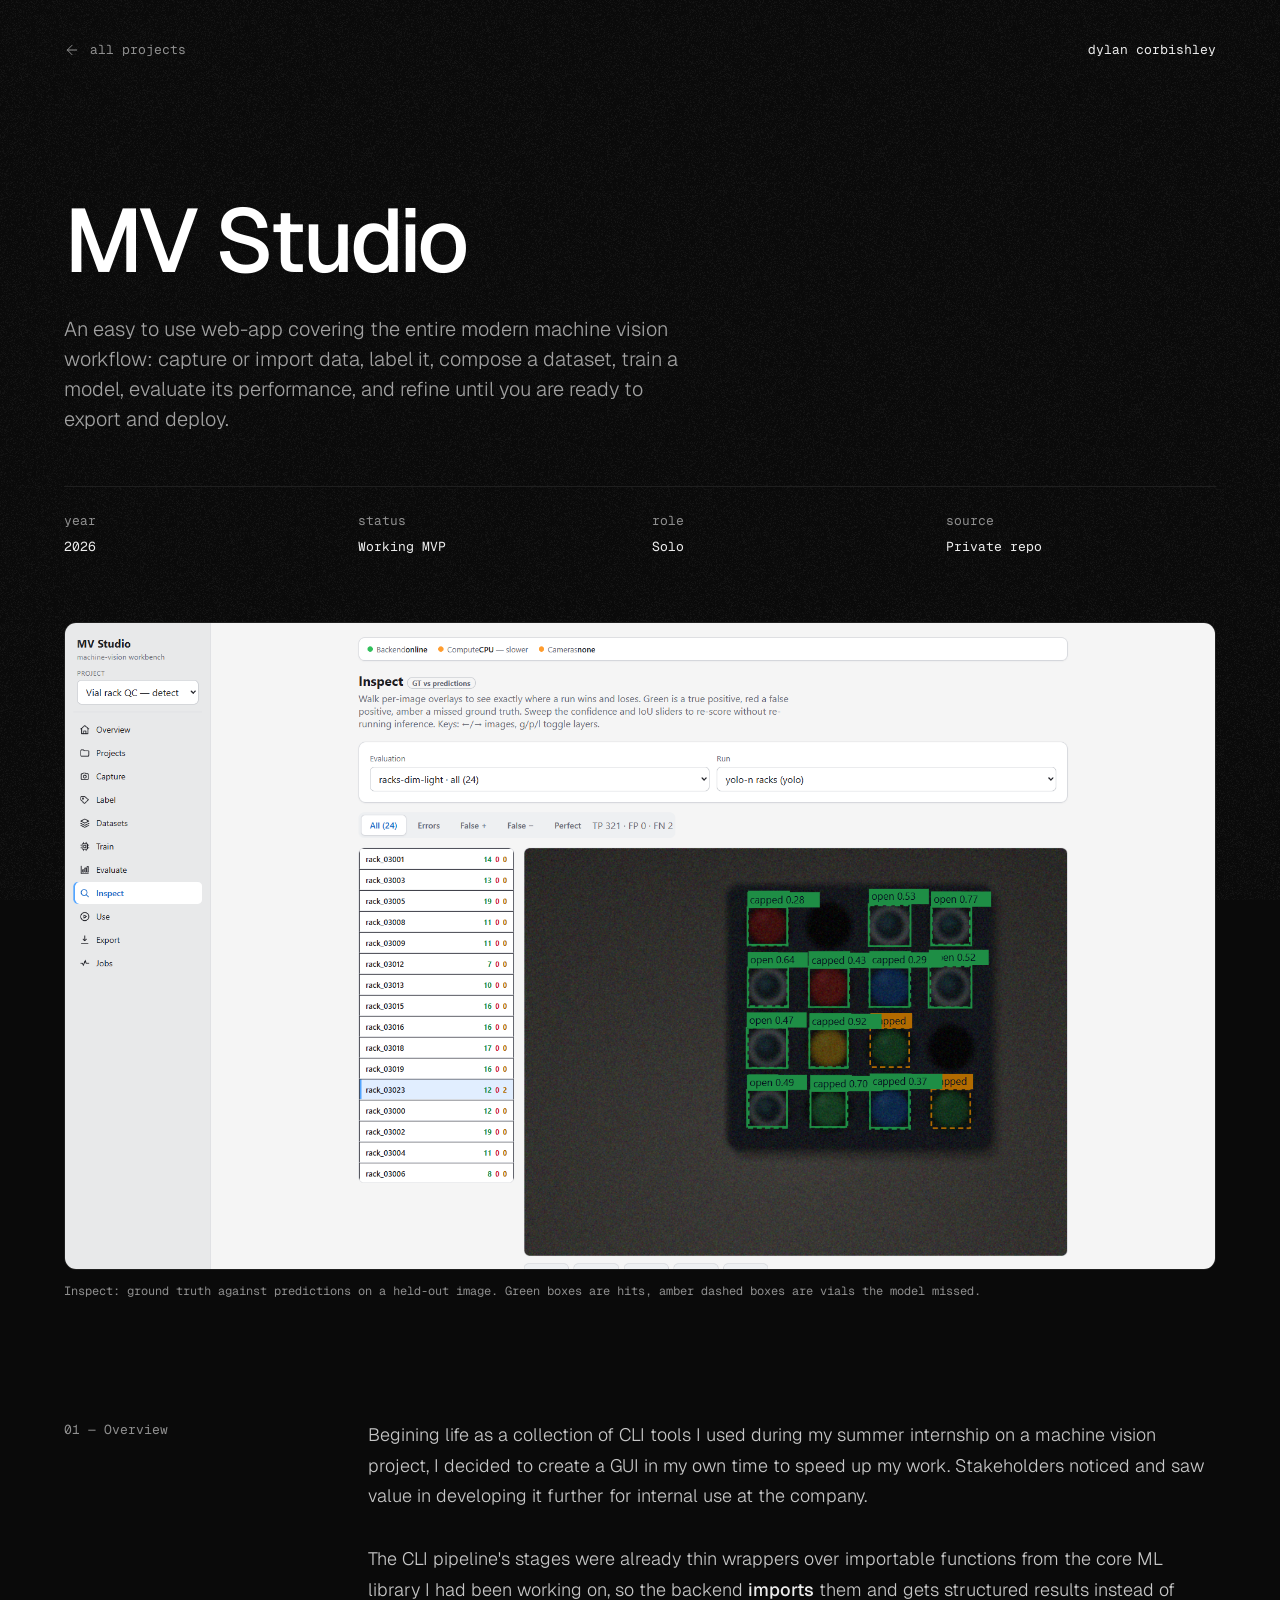
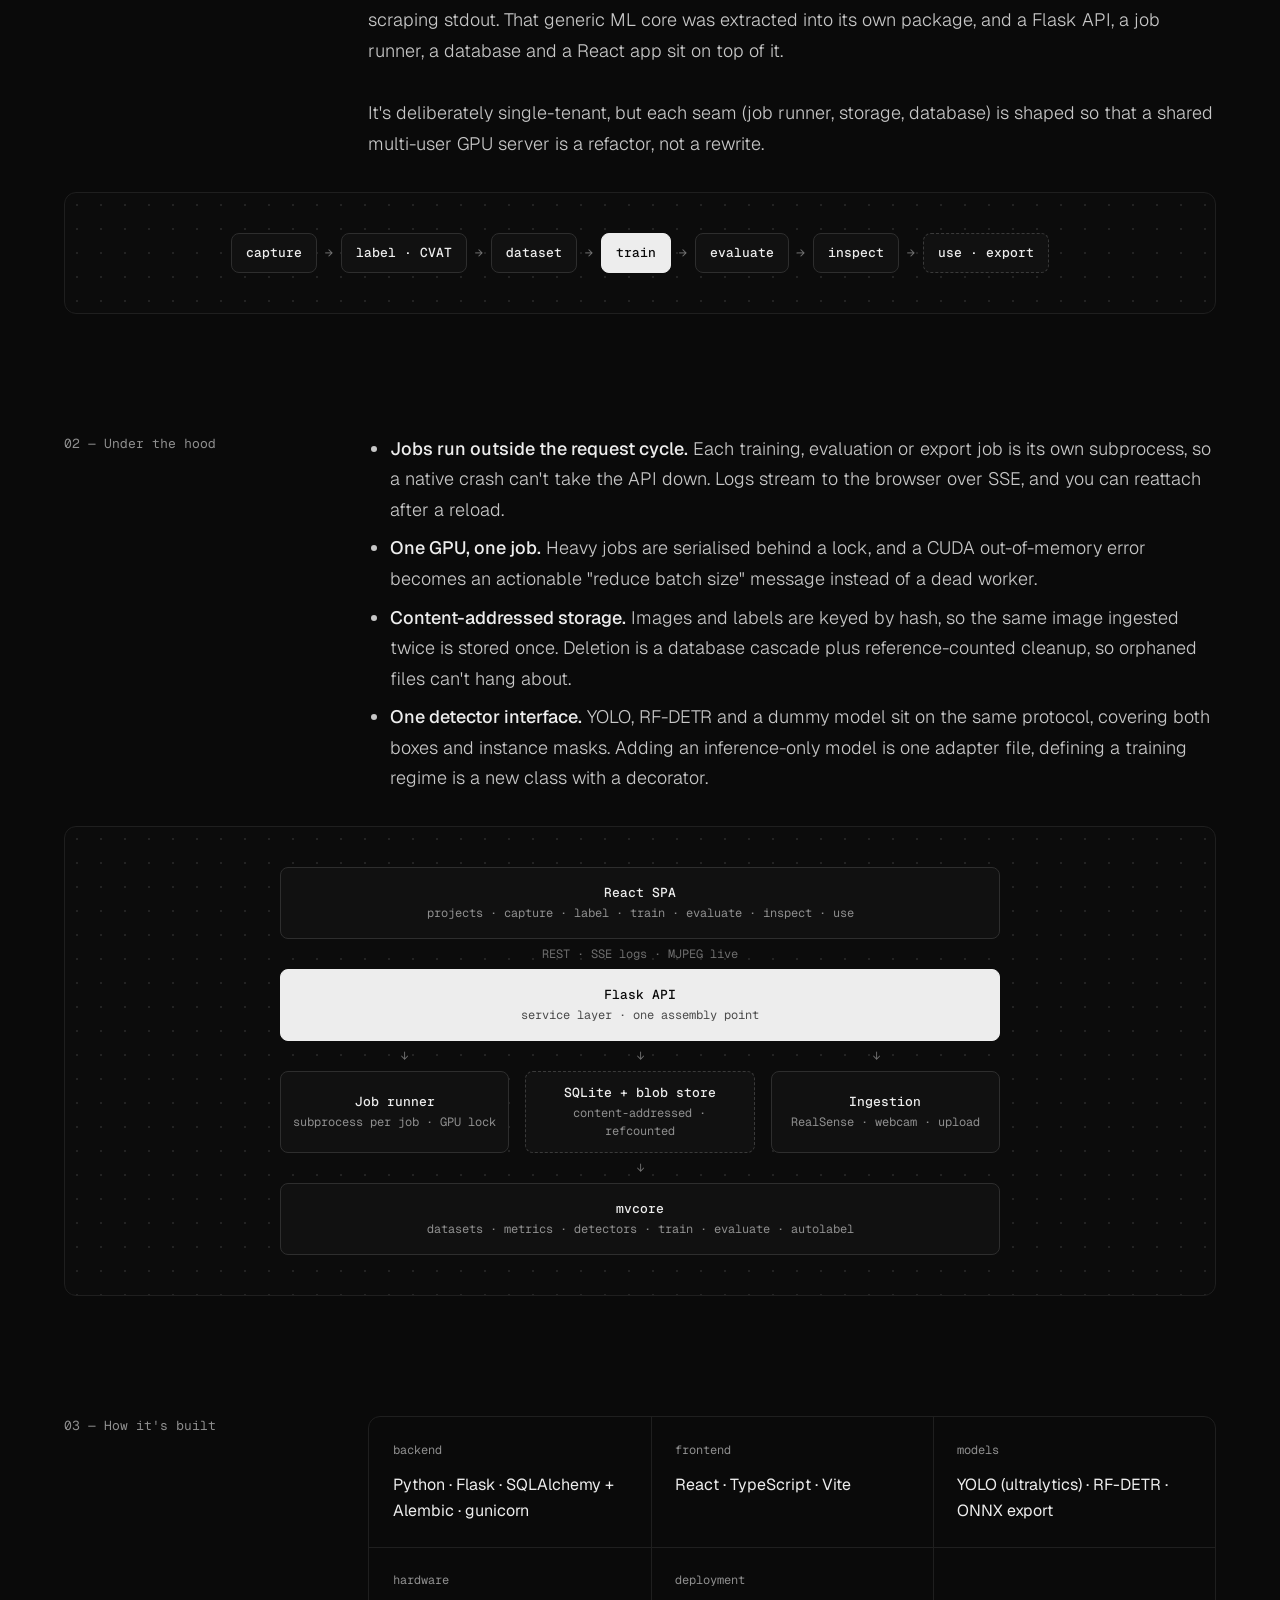
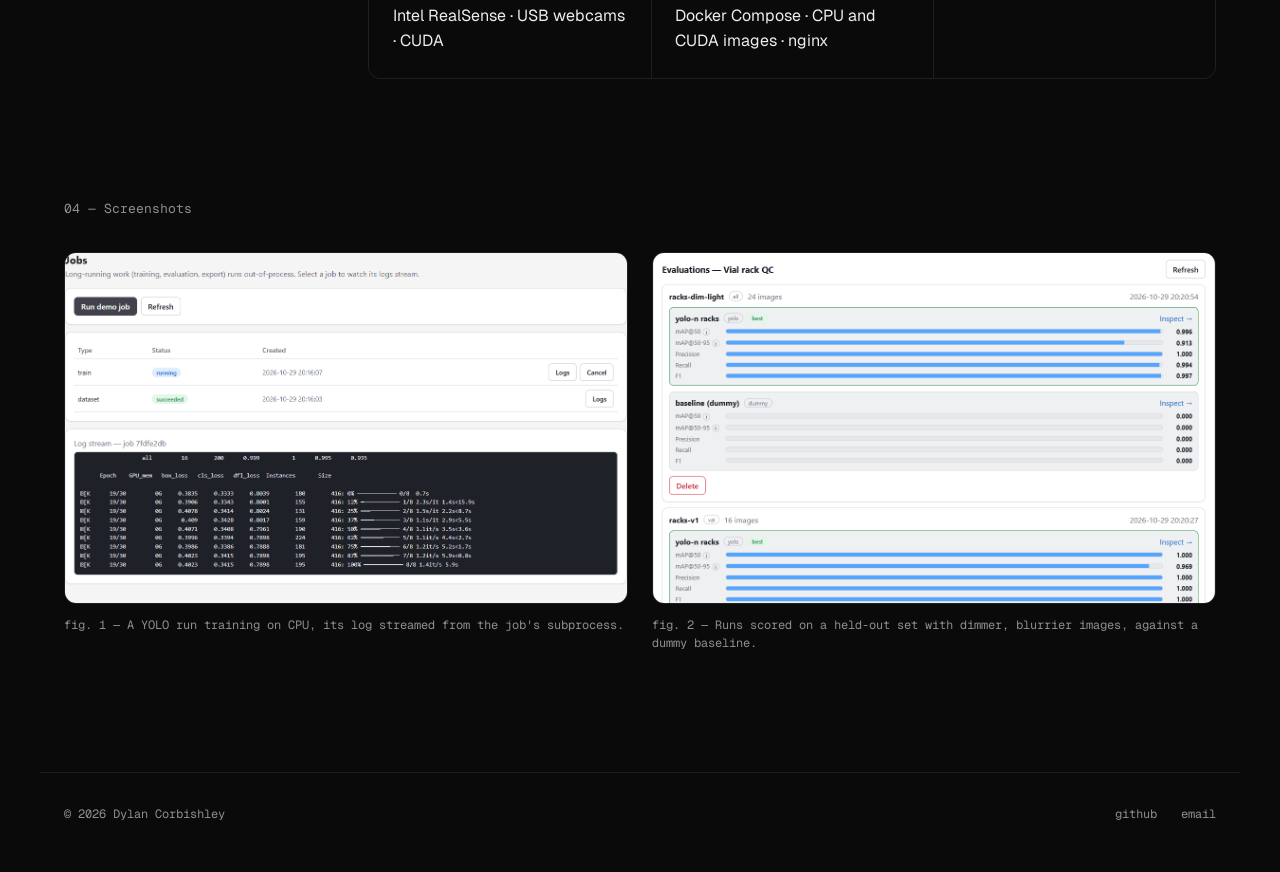
<file: projects/mv-studio.html>
<!doctype html>
<html lang="en">
<head>
<meta charset="utf-8">
<meta name="viewport" content="width=device-width, initial-scale=1">
<title>MV Studio — Dylan Corbishley</title>
<meta name="description" content="MV Studio: a web app for the whole computer-vision loop, from capture and labelling to training, evaluation and deployment.">
<link rel="preconnect" href="https://fonts.googleapis.com">
<link rel="preconnect" href="https://fonts.gstatic.com" crossorigin>
<link href="https://fonts.googleapis.com/css2?family=Geist:wght@300;400;500;600&family=Geist+Mono:wght@400;500&display=swap" rel="stylesheet">
<link rel="stylesheet" href="../css/style.css">
</head>
<body>

<header class="site-header wrap">
  <a class="navlink" href="../index.html#work">
    <svg aria-hidden="true" width="16" height="16" viewBox="0 0 24 24" fill="none" stroke="currentColor" stroke-width="1.5" stroke-linecap="round" stroke-linejoin="round"><path d="M19 12H5"></path><path d="m12 19-7-7 7-7"></path></svg>
    <span>all projects</span>
  </a>
  <a class="navlink home" href="../index.html">dylan corbishley</a>
</header>

<main>
  <section class="intro wrap">
    <h1 class="display sm decode">MV Studio</h1>
    <p class="lede">An easy to use web-app covering the entire modern machine vision workflow: capture or import data, label it, compose a dataset, train a model, evaluate its performance, and refine until you are ready to export and deploy.</p>
    <dl class="meta">
      <div><dt>year</dt><dd>2026</dd></div>
      <div><dt>status</dt><dd>Working MVP</dd></div>
      <div><dt>role</dt><dd>Solo</dd></div>
      <div><dt>source</dt><dd>Private repo</dd></div>
    </dl>
  </section>

  <section class="block wrap">
    <figure>
      <div class="shot r169" data-src="../assets/shots/mv-studio-hero.png">[ mv-studio-hero.png ]</div>
      <figcaption>Inspect: ground truth against predictions on a held-out image. Green boxes are hits, amber dashed boxes are vials the model missed.</figcaption>
    </figure>
  </section>

  <section class="block wrap">
    <div class="row">
      <h2>01 — Overview</h2>
      <div class="body prose">
        <p>Begining life as a collection of CLI tools I used during my summer internship on a machine vision project, I decided to create a GUI in my own time to speed up my work. Stakeholders noticed and saw value in developing it further for internal use at the company.</p>
        <p>The CLI pipeline's stages were already thin wrappers over importable functions from the core ML library I had been working on, so the backend <strong>imports</strong> them and gets structured results instead of scraping stdout. That generic ML core was extracted into its own package, and a Flask API, a job runner, a database and a React app sit on top of it.</p>
        <p>It's deliberately single-tenant, but each seam (job runner, storage, database) is shaped so that a shared multi-user GPU server is a refactor, not a rewrite.</p>
      </div>
    </div>
    <div class="diagram spaced">
      <div class="chain" role="img" aria-label="The workflow: capture or import images, label them in CVAT, build a dataset, train a model, evaluate it, inspect ground truth against predictions, then use or export the model.">
        <div class="node"><b>capture</b></div><span class="arrow">→</span>
        <div class="node"><b>label · CVAT</b></div><span class="arrow">→</span>
        <div class="node"><b>dataset</b></div><span class="arrow">→</span>
        <div class="node core"><b>train</b></div><span class="arrow">→</span>
        <div class="node"><b>evaluate</b></div><span class="arrow">→</span>
        <div class="node"><b>inspect</b></div><span class="arrow">→</span>
        <div class="node store"><b>use · export</b></div>
      </div>
    </div>
  </section>

  <section class="block wrap">
    <div class="row">
      <h2>02 — Under the hood</h2>
      <div class="body prose">
        <ul>
          <li><strong>Jobs run outside the request cycle.</strong> Each training, evaluation or export job is its own subprocess, so a native crash can't take the API down. Logs stream to the browser over SSE, and you can reattach after a reload.</li>
          <li><strong>One GPU, one job.</strong> Heavy jobs are serialised behind a lock, and a CUDA out-of-memory error becomes an actionable "reduce batch size" message instead of a dead worker.</li>
          <li><strong>Content-addressed storage.</strong> Images and labels are keyed by hash, so the same image ingested twice is stored once. Deletion is a database cascade plus reference-counted cleanup, so orphaned files can't hang about.</li>
          <li><strong>One detector interface.</strong> YOLO, RF-DETR and a dummy model sit on the same protocol, covering both boxes and instance masks. Adding an inference-only model is one adapter file, defining a training regime is a new class with a decorator.</li>
        </ul>
      </div>
    </div>
    <div class="diagram spaced">
      <div class="flow" role="img" aria-label="A React single-page app talks to a Flask API over REST, server-sent events for job logs and MJPEG for live frames. The API runs a subprocess job runner with a GPU lock, a content-addressed blob store with SQLite as the source of truth, and an ingestion layer for cameras and uploads, all on top of the mvcore ML package.">
        <div class="tier"><div class="node full"><b>React SPA</b><small>projects · capture · label · train · evaluate · inspect · use</small></div></div>
        <div class="arrow"><span>REST · SSE logs · MJPEG live</span></div>
        <div class="tier"><div class="node core full"><b>Flask API</b><small>service layer · one assembly point</small></div></div>
        <div class="arrow"><span>↓</span><span>↓</span><span>↓</span></div>
        <div class="tier">
          <div class="node"><b>Job runner</b><small>subprocess per job · GPU lock</small></div>
          <div class="node store"><b>SQLite + blob store</b><small>content-addressed · refcounted</small></div>
          <div class="node"><b>Ingestion</b><small>RealSense · webcam · upload</small></div>
        </div>
        <div class="arrow"><span>↓</span></div>
        <div class="tier"><div class="node full"><b>mvcore</b><small>datasets · metrics · detectors · train · evaluate · autolabel</small></div></div>
      </div>
    </div>
  </section>

  <section class="block wrap">
    <div class="row">
      <h2>03 — How it's built</h2>
      <div class="body">
        <div class="stack">
          <div><span class="k">backend</span><span class="v">Python · Flask · SQLAlchemy + Alembic · gunicorn</span></div>
          <div><span class="k">frontend</span><span class="v">React · TypeScript · Vite</span></div>
          <div><span class="k">models</span><span class="v">YOLO (ultralytics) · RF-DETR · ONNX export</span></div>
          <div><span class="k">hardware</span><span class="v">Intel RealSense · USB webcams · CUDA</span></div>
          <div><span class="k">deployment</span><span class="v">Docker Compose · CPU and CUDA images · nginx</span></div>
        </div>
      </div>
    </div>
  </section>

  <section class="block wrap">
    <h2 class="label">04 — Screenshots</h2>
    <div class="shots">
      <figure>
        <div class="shot" data-src="../assets/shots/mv-studio-train.png">[ mv-studio-train.png ]</div>
        <figcaption>fig. 1 — A YOLO run training on CPU, its log streamed from the job's subprocess.</figcaption>
      </figure>
      <figure>
        <div class="shot" data-src="../assets/shots/mv-studio-eval.png">[ mv-studio-eval.png ]</div>
        <figcaption>fig. 2 — Runs scored on a held-out set with dimmer, blurrier images, against a dummy baseline.</figcaption>
      </figure>
    </div>
  </section>
</main>

<footer class="site-footer wrap">
  <span>© 2026 Dylan Corbishley</span>
  <nav aria-label="Footer"><a href="https://github.com/Dodo-alone">github</a><a href="mailto:djcbish@gmail.com">email</a></nav>
</footer>
<div class="grain" aria-hidden="true"></div>
<script src="../js/site.js"></script>
</body>
</html>
</file>
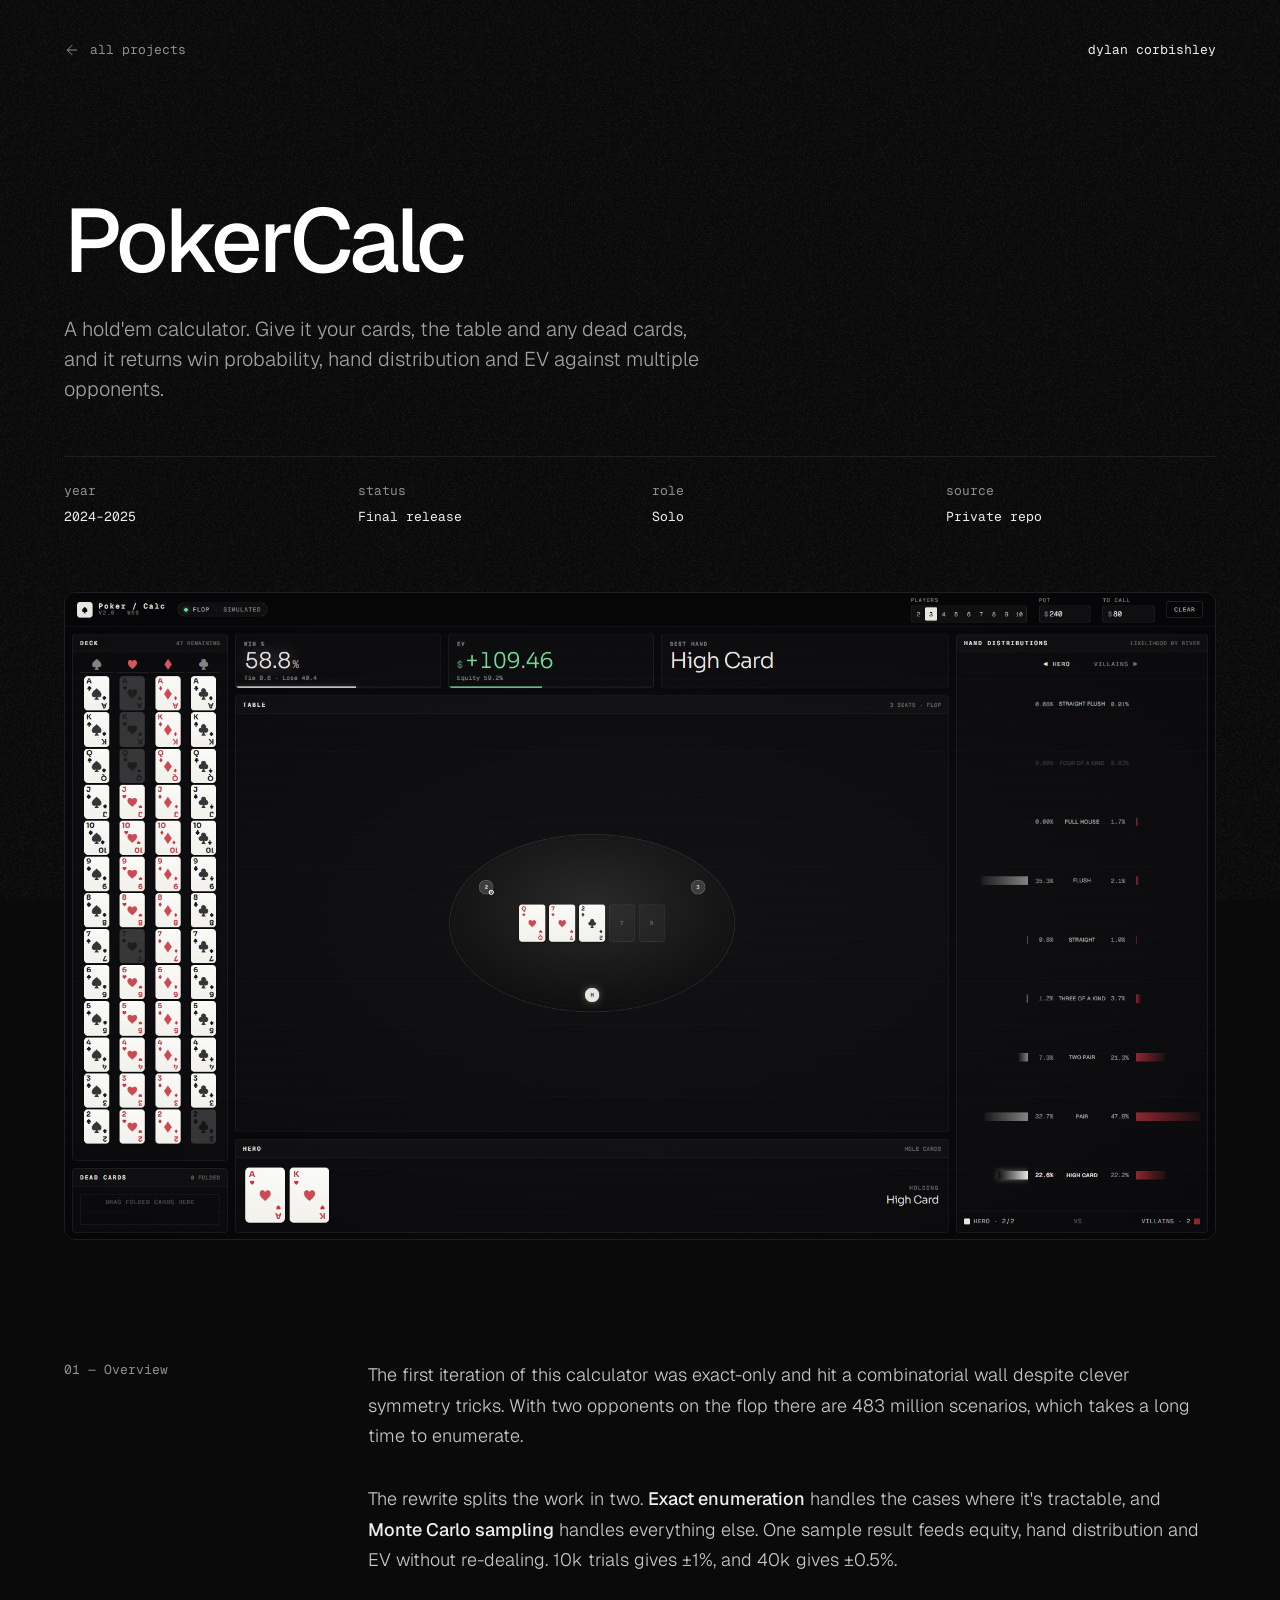
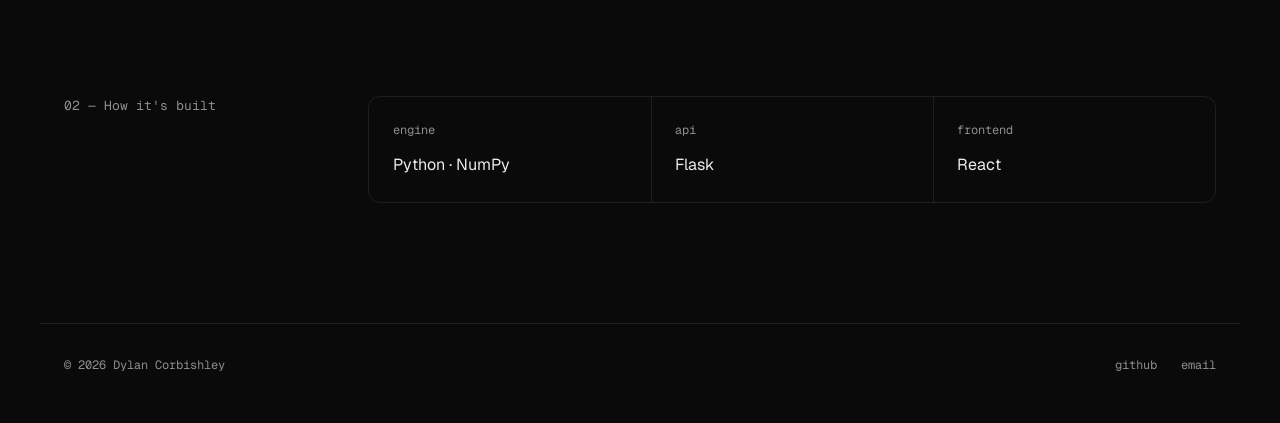
<file: projects/pokercalc.html>
<!doctype html>
<html lang="en">
<head>
<meta charset="utf-8">
<meta name="viewport" content="width=device-width, initial-scale=1">
<title>PokerCalc — Dylan Corbishley</title>
<meta name="description" content="PokerCalc: Texas hold'em equity, hand distribution and EV, by exact enumeration and Monte Carlo sampling.">
<link rel="preconnect" href="https://fonts.googleapis.com">
<link rel="preconnect" href="https://fonts.gstatic.com" crossorigin>
<link href="https://fonts.googleapis.com/css2?family=Geist:wght@300;400;500;600&family=Geist+Mono:wght@400;500&display=swap" rel="stylesheet">
<link rel="stylesheet" href="../css/style.css">
</head>
<body>

<header class="site-header wrap">
  <a class="navlink" href="../index.html#work">
    <svg aria-hidden="true" width="16" height="16" viewBox="0 0 24 24" fill="none" stroke="currentColor" stroke-width="1.5" stroke-linecap="round" stroke-linejoin="round"><path d="M19 12H5"></path><path d="m12 19-7-7 7-7"></path></svg>
    <span>all projects</span>
  </a>
  <a class="navlink home" href="../index.html">dylan corbishley</a>
</header>

<main>
  <section class="intro wrap">
    <h1 class="display sm decode">PokerCalc</h1>
    <p class="lede">A hold'em calculator. Give it your cards, the table and any dead cards, and it returns win probability, hand distribution and EV against multiple opponents.</p>
    <dl class="meta">
      <div><dt>year</dt><dd>2024–2025</dd></div>
      <div><dt>status</dt><dd>Final release</dd></div>
      <div><dt>role</dt><dd>Solo</dd></div>
      <div><dt>source</dt><dd>Private repo</dd></div>
    </dl>
  </section>

  <section class="block wrap">
    <div class="shot r169" data-src="../assets/shots/pokercalc-hero.png">[ pokercalc-hero.png ]</div>
  </section>

  <section class="block wrap">
    <div class="row">
      <h2>01 — Overview</h2>
      <div class="body prose">
        <p>The first iteration of this calculator was exact-only and hit a combinatorial wall despite clever symmetry tricks. With two opponents on the flop there are 483 million scenarios, which takes a long time to enumerate.</p>
        <p>The rewrite splits the work in two. <strong>Exact enumeration</strong> handles the cases where it's tractable, and <strong>Monte Carlo sampling</strong> handles everything else. One sample result feeds equity, hand distribution and EV without re-dealing. 10k trials gives ±1%, and 40k gives ±0.5%.</p>
      </div>
    </div>
  </section>

  <section class="block wrap">
    <div class="row">
      <h2>02 — How it's built</h2>
      <div class="body">
        <div class="stack">
          <div><span class="k">engine</span><span class="v">Python · NumPy</span></div>
          <div><span class="k">api</span><span class="v">Flask</span></div>
          <div><span class="k">frontend</span><span class="v">React</span></div>
        </div>
      </div>
    </div>
  </section>
</main>

<footer class="site-footer wrap">
  <span>© 2026 Dylan Corbishley</span>
  <nav aria-label="Footer"><a href="https://github.com/Dodo-alone">github</a><a href="mailto:djcbish@gmail.com">email</a></nav>
</footer>
<div class="grain" aria-hidden="true"></div>
<script src="../js/site.js"></script>
</body>
</html>
</file>
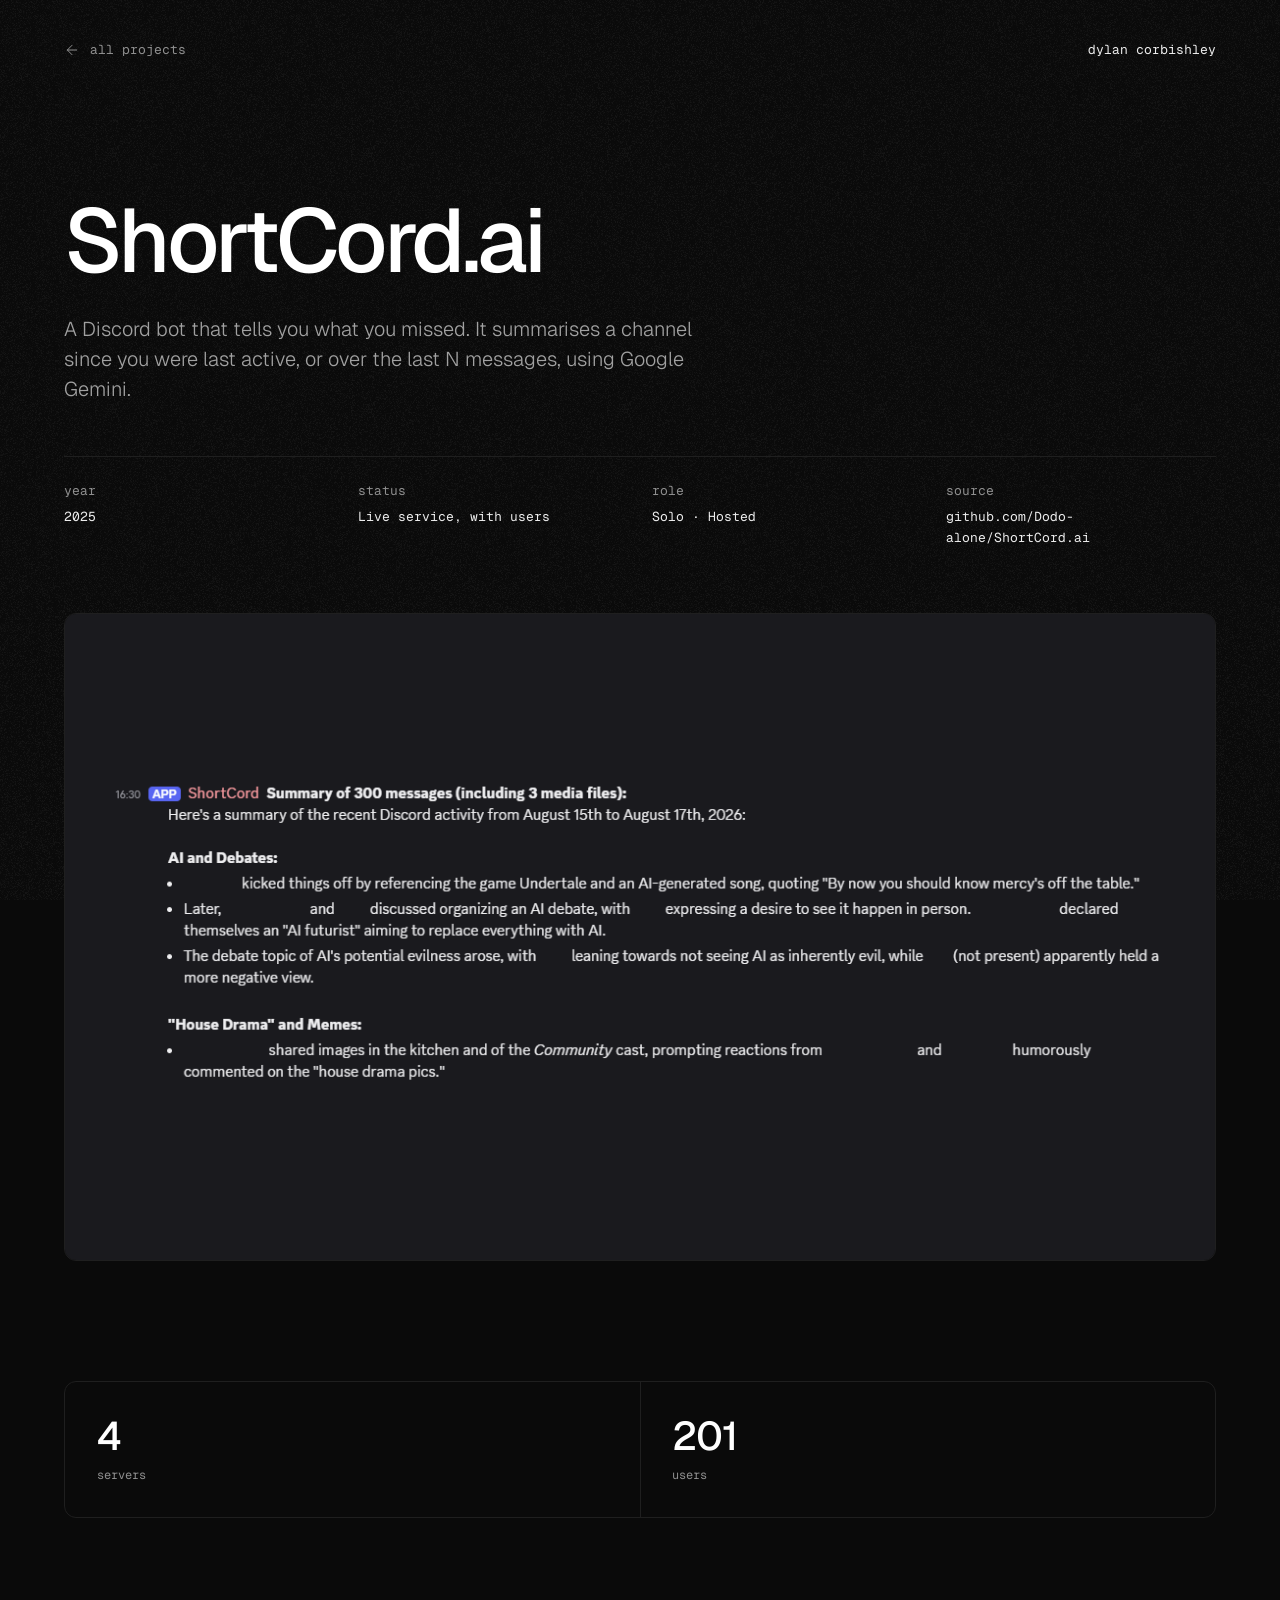
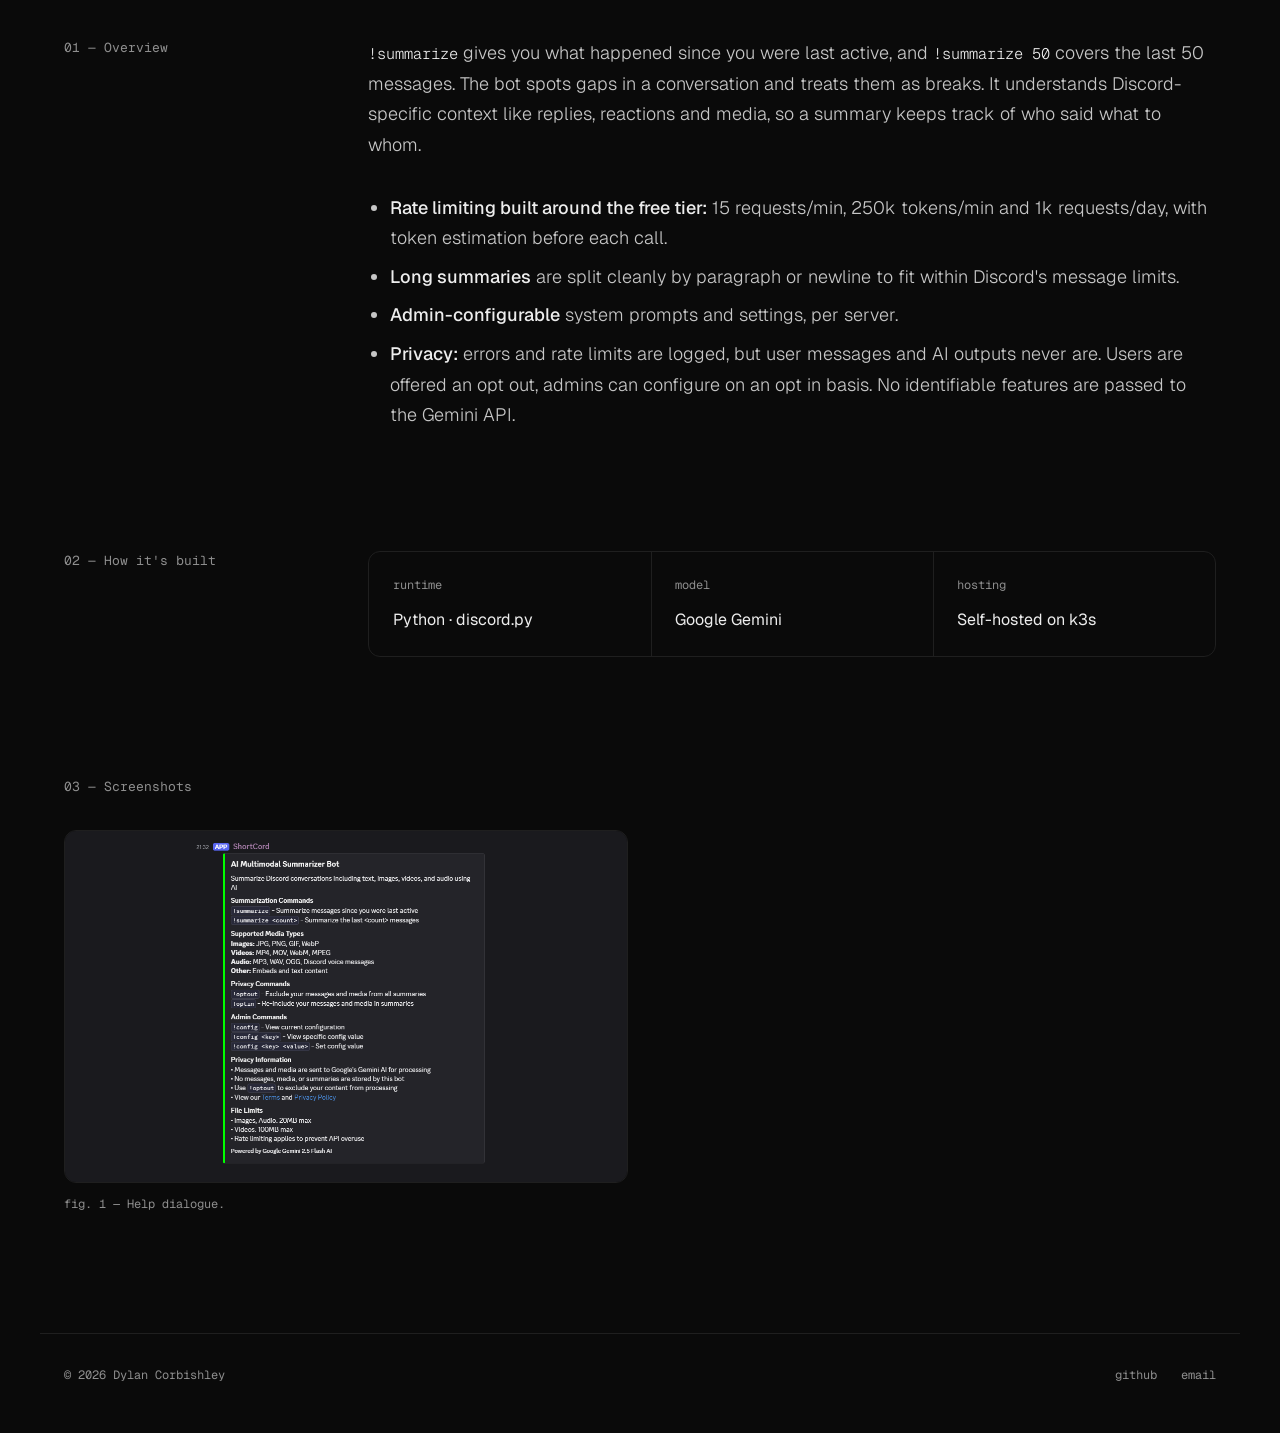
<file: projects/shortcord.html>
<!doctype html>
<html lang="en">
<head>
<meta charset="utf-8">
<meta name="viewport" content="width=device-width, initial-scale=1">
<title>ShortCord.ai — Dylan Corbishley</title>
<meta name="description" content="ShortCord.ai: a Discord bot that summarises conversations with Gemini.">
<link rel="preconnect" href="https://fonts.googleapis.com">
<link rel="preconnect" href="https://fonts.gstatic.com" crossorigin>
<link href="https://fonts.googleapis.com/css2?family=Geist:wght@300;400;500;600&family=Geist+Mono:wght@400;500&display=swap" rel="stylesheet">
<link rel="stylesheet" href="../css/style.css">
</head>
<body>

<header class="site-header wrap">
  <a class="navlink" href="../index.html#work">
    <svg aria-hidden="true" width="16" height="16" viewBox="0 0 24 24" fill="none" stroke="currentColor" stroke-width="1.5" stroke-linecap="round" stroke-linejoin="round"><path d="M19 12H5"></path><path d="m12 19-7-7 7-7"></path></svg>
    <span>all projects</span>
  </a>
  <a class="navlink home" href="../index.html">dylan corbishley</a>
</header>

<main>
  <section class="intro wrap">
    <h1 class="display sm decode">ShortCord.ai</h1>
    <p class="lede">A Discord bot that tells you what you missed. It summarises a channel since you were last active, or over the last N messages, using Google Gemini.</p>
    <dl class="meta">
      <div><dt>year</dt><dd>2025</dd></div>
      <div><dt>status</dt><dd>Live service, with users</dd></div>
      <div><dt>role</dt><dd>Solo · Hosted </dd></div>
      <div><dt>source</dt><dd><a href="https://github.com/Dodo-alone/ShortCord.ai">github.com/Dodo-alone/ShortCord.ai</a></dd></div>
    </dl>
  </section>

  <section class="block wrap">
    <div class="shot r169" data-src="../assets/shots/shortcord-hero.png">[ shortcord-hero.png ]</div>
  </section>

  <section class="block wrap">
    <div class="metrics">
      <div><b>4</b><span>servers</span></div>
      <div><b>201</b><span>users</span></div>
    </div>
  </section>

  <section class="block wrap">
    <div class="row">
      <h2>01 — Overview</h2>
      <div class="body prose">
        <p><code>!summarize</code> gives you what happened since you were last active, and <code>!summarize 50</code> covers the last 50 messages. The bot spots gaps in a conversation and treats them as breaks. It understands Discord-specific context like replies, reactions and media, so a summary keeps track of who said what to whom.</p>
        <ul>
          <li><strong>Rate limiting built around the free tier:</strong> 15 requests/min, 250k tokens/min and 1k requests/day, with token estimation before each call.</li>
          <li><strong>Long summaries</strong> are split cleanly by paragraph or newline to fit within Discord's message limits.</li>
          <li><strong>Admin-configurable</strong> system prompts and settings, per server.</li>
          <li><strong>Privacy:</strong> errors and rate limits are logged, but user messages and AI outputs never are. Users are offered an opt out, admins can configure on an opt in basis. No identifiable features are passed to the Gemini API.</li>
        </ul>
      </div>
    </div>
  </section>

  <section class="block wrap">
    <div class="row">
      <h2>02 — How it's built</h2>
      <div class="body">
        <div class="stack">
          <div><span class="k">runtime</span><span class="v">Python · discord.py</span></div>
          <div><span class="k">model</span><span class="v">Google Gemini</span></div>
          <div><span class="k">hosting</span><span class="v">Self-hosted on k3s</span></div>
        </div>
      </div>
    </div>
  </section>
  <section class="block wrap">
    <h2 class="label">03 — Screenshots</h2>
    <div class="shots">
      <figure>
        <div class="shot" data-src="../assets/shots/shortcord-command.png">[ shortcord-command.png ]</div>
        <figcaption>fig. 1 — Help dialogue.</figcaption>
      </figure>
    </div>
  </section>
</main>

<footer class="site-footer wrap">
  <span>© 2026 Dylan Corbishley</span>
  <nav aria-label="Footer"><a href="https://github.com/Dodo-alone">github</a><a href="mailto:djcbish@gmail.com">email</a></nav>
</footer>
<div class="grain" aria-hidden="true"></div>
<script src="../js/site.js"></script>
</body>
</html>
</file>
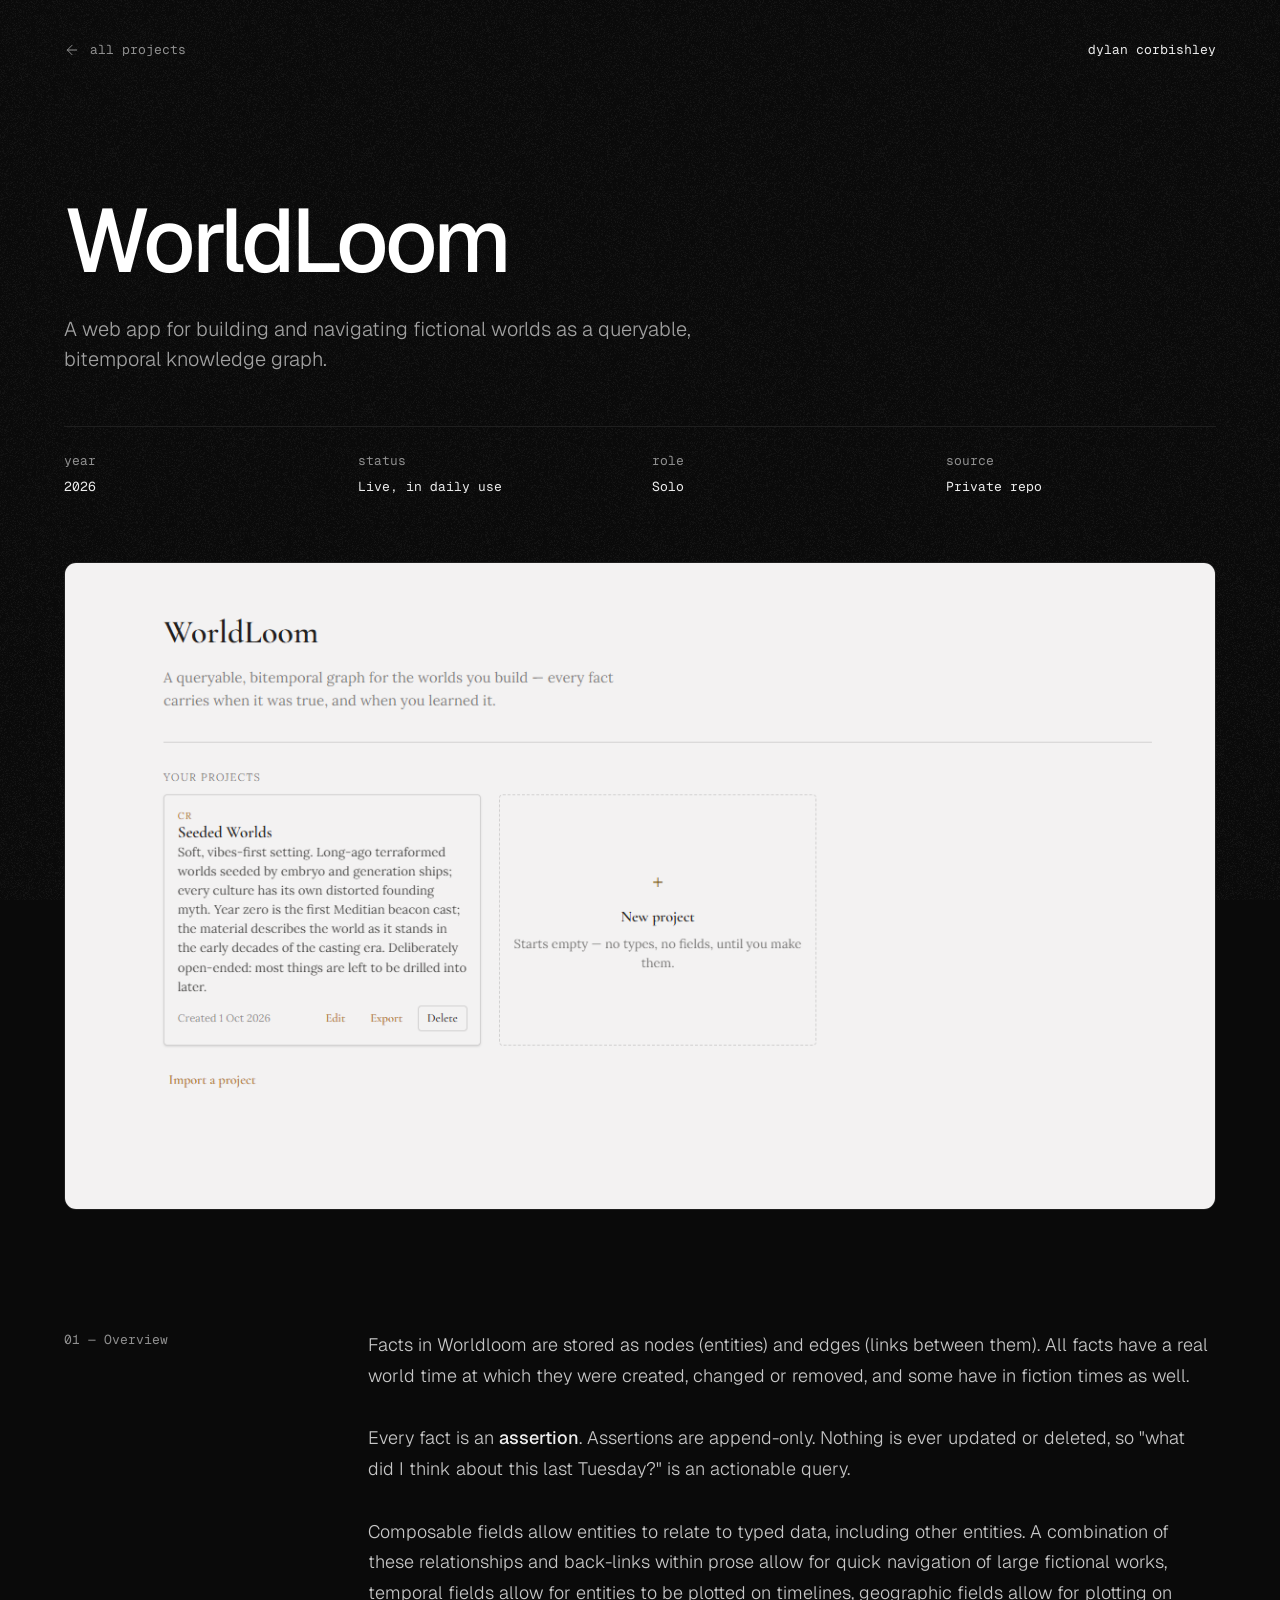
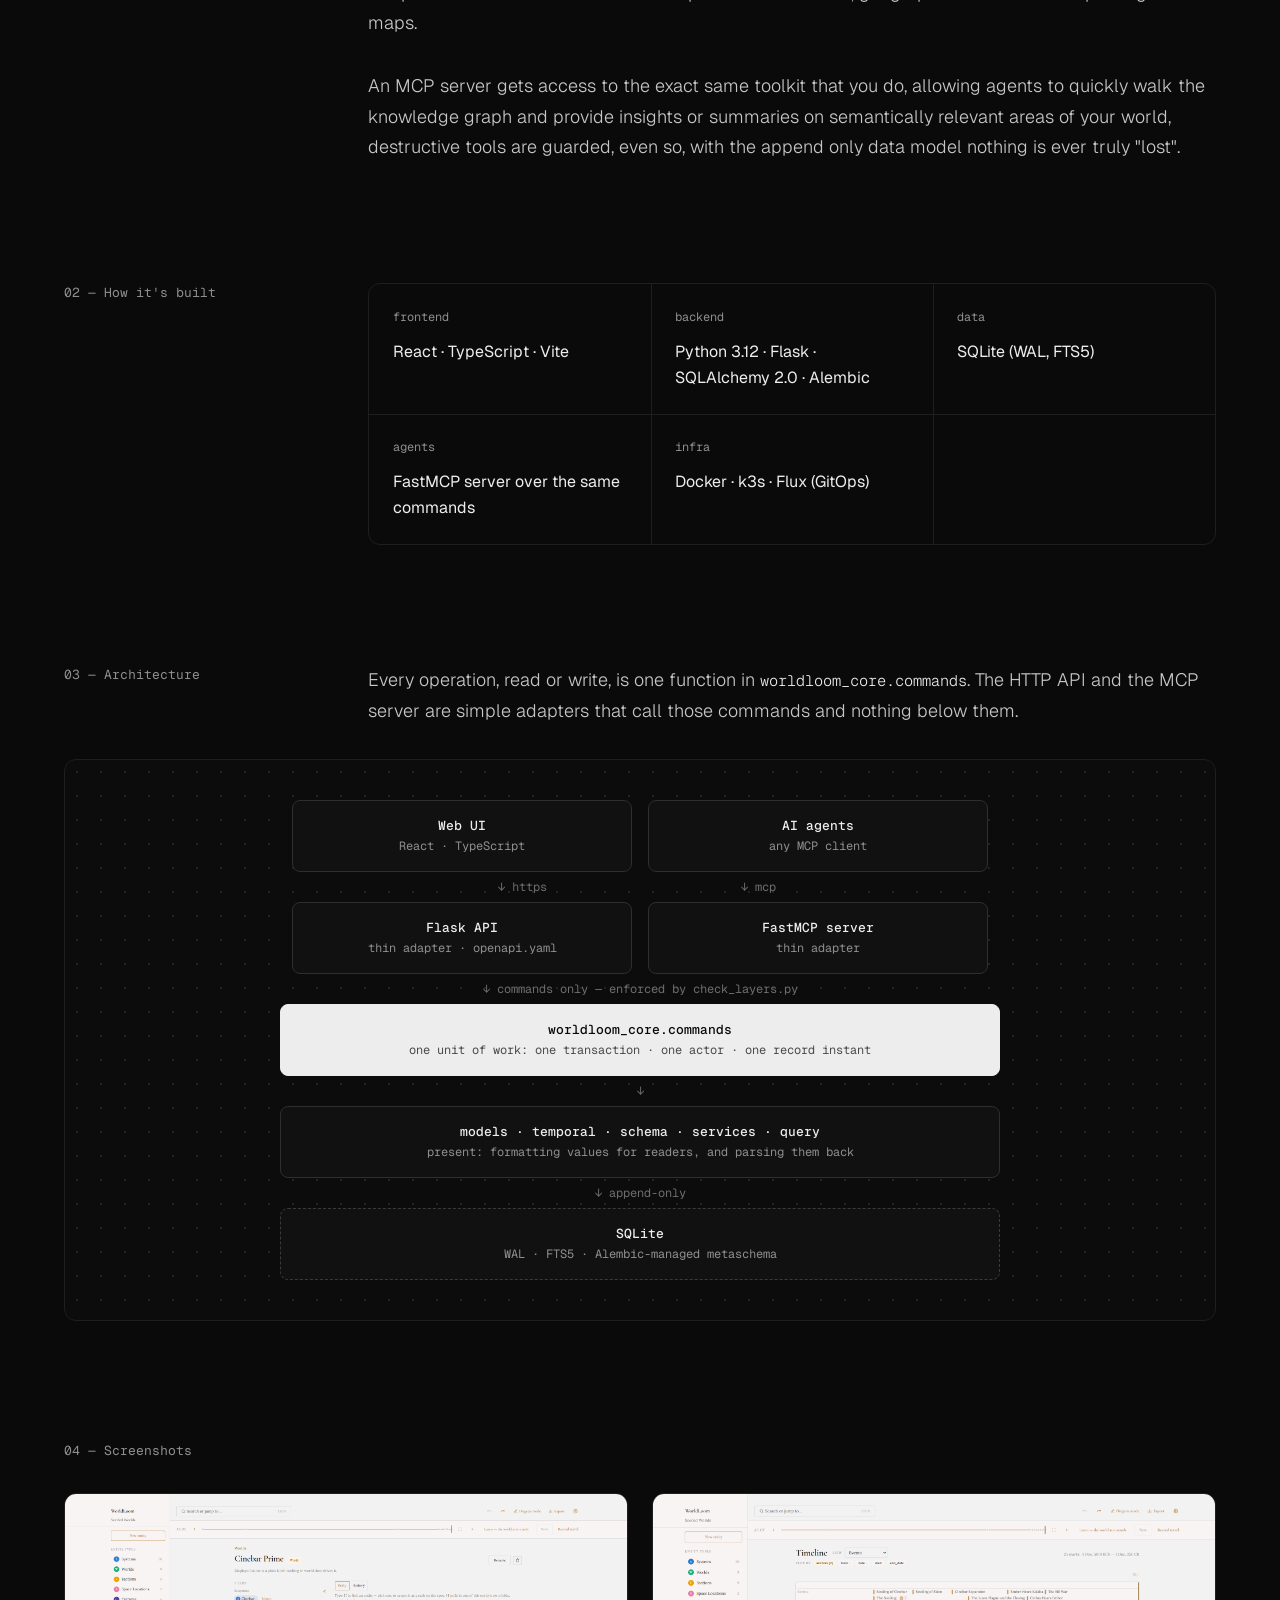
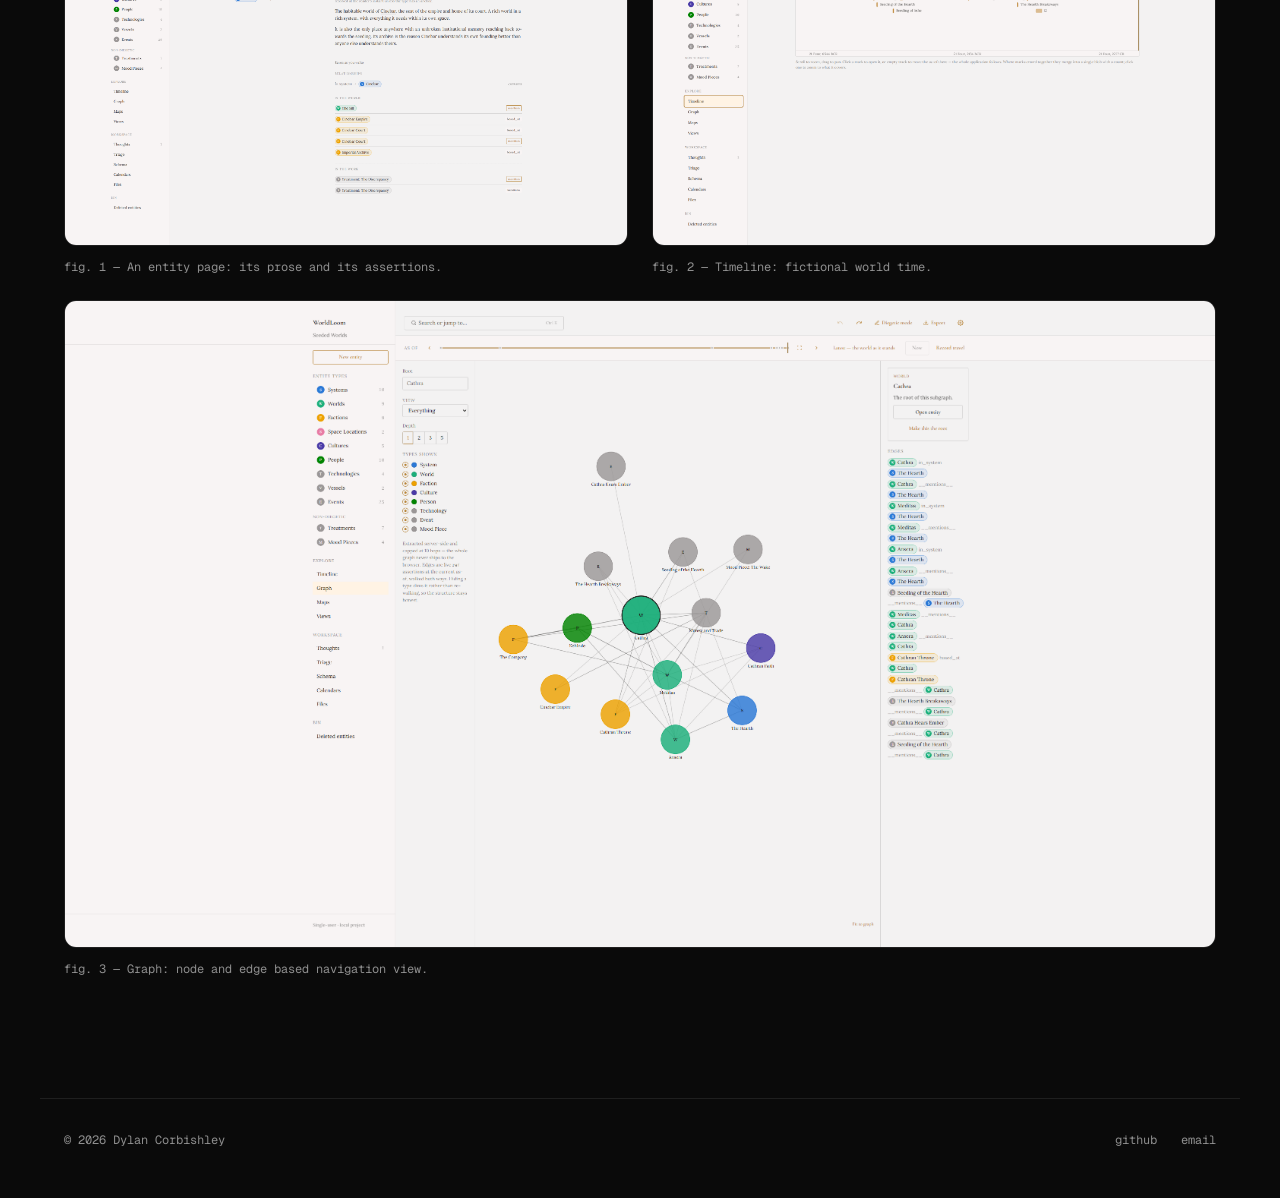
<file: projects/worldloom.html>
<!doctype html>
<html lang="en">
<head>
<meta charset="utf-8">
<meta name="viewport" content="width=device-width, initial-scale=1">
<title>WorldLoom — Dylan Corbishley</title>
<meta name="description" content="WorldLoom: a worldbuilding tool built on a bitemporal knowledge graph.">
<link rel="preconnect" href="https://fonts.googleapis.com">
<link rel="preconnect" href="https://fonts.gstatic.com" crossorigin>
<link href="https://fonts.googleapis.com/css2?family=Geist:wght@300;400;500;600&family=Geist+Mono:wght@400;500&display=swap" rel="stylesheet">
<link rel="stylesheet" href="../css/style.css">
</head>
<body>

<header class="site-header wrap">
  <a class="navlink" href="../index.html#work">
    <svg aria-hidden="true" width="16" height="16" viewBox="0 0 24 24" fill="none" stroke="currentColor" stroke-width="1.5" stroke-linecap="round" stroke-linejoin="round"><path d="M19 12H5"></path><path d="m12 19-7-7 7-7"></path></svg>
    <span>all projects</span>
  </a>
  <a class="navlink home" href="../index.html">dylan corbishley</a>
</header>

<main>
  <section class="intro wrap">
    <h1 class="display sm decode">WorldLoom</h1>
    <p class="lede">A web app for building and navigating fictional worlds as a queryable, bitemporal knowledge graph.</p>
    <dl class="meta">
      <div><dt>year</dt><dd>2026</dd></div>
      <div><dt>status</dt><dd>Live, in daily use</dd></div>
      <div><dt>role</dt><dd>Solo</dd></div>
      <div><dt>source</dt><dd>Private repo</dd></div>
    </dl>
  </section>

  <section class="block wrap">
    <div class="shot r169" data-src="../assets/shots/worldloom-hero.png">[ worldloom-hero.png ]</div>
  </section>

  <section class="block wrap">
    <div class="row">
      <h2>01 — Overview</h2>
      <div class="body prose">
        <p>Facts in Worldloom are stored as nodes (entities) and edges (links between them). All facts have a real world time at which they were created, changed or removed, and some have in fiction times as well. </p>
        <p>Every fact is an <strong>assertion</strong>. Assertions are append-only. Nothing is ever updated or deleted, so "what did I think about this last Tuesday?" is an actionable query.</p>
        <p>Composable fields allow entities to relate to typed data, including other entities. A combination of these relationships and back-links within prose allow for quick navigation of large fictional works, temporal fields allow for entities to be plotted on timelines, geographic fields allow for plotting on maps.</p>
        <p>An MCP server gets access to the exact same toolkit that you do, allowing agents to quickly walk the knowledge graph and provide insights or summaries on semantically relevant areas of your world, destructive tools are guarded, even so, with the append only data model nothing is ever truly "lost".</p>
      </div>
    </div>
  </section>

  <section class="block wrap">
    <div class="row">
      <h2>02 — How it's built</h2>
      <div class="body">
        <div class="stack">
          <div><span class="k">frontend</span><span class="v">React · TypeScript · Vite</span></div>
          <div><span class="k">backend</span><span class="v">Python 3.12 · Flask · SQLAlchemy 2.0 · Alembic</span></div>
          <div><span class="k">data</span><span class="v">SQLite (WAL, FTS5)</span></div>
          <div><span class="k">agents</span><span class="v">FastMCP server over the same commands</span></div>
          <div><span class="k">infra</span><span class="v">Docker · k3s · Flux (GitOps)</span></div>
        </div>
      </div>
    </div>
  </section>

  <section class="block wrap">
    <div class="row">
      <h2>03 — Architecture</h2>
      <div class="body prose">
        <p>Every operation, read or write, is one function in <code>worldloom_core.commands</code>. The HTTP API and the MCP server are simple adapters that call those commands and nothing below them.</p>
      </div>
    </div>
    <div class="diagram spaced">
      <div class="flow" role="img" aria-label="The React web UI calls the Flask API over HTTP; MCP clients call the FastMCP server. Both adapters call only worldloom_core.commands, which runs each operation as one unit of work over the models, temporal, schema, services and query layers, which persist append-only assertions to SQLite.">
        <div class="tier">
          <div class="node"><b>Web UI</b><small>React · TypeScript</small></div>
          <div class="node"><b>AI agents</b><small>any MCP client</small></div>
        </div>
        <div class="arrow"><span>↓ https</span><span>↓ mcp</span></div>
        <div class="tier">
          <div class="node"><b>Flask API</b><small>thin adapter · openapi.yaml</small></div>
          <div class="node"><b>FastMCP server</b><small>thin adapter</small></div>
        </div>
        <div class="arrow"><span>↓ commands only — enforced by check_layers.py</span></div>
        <div class="tier">
          <div class="node core full"><b>worldloom_core.commands</b><small>one unit of work: one transaction · one actor · one record instant</small></div>
        </div>
        <div class="arrow"><span>↓</span></div>
        <div class="tier">
          <div class="node full"><b>models · temporal · schema · services · query</b><small>present: formatting values for readers, and parsing them back</small></div>
        </div>
        <div class="arrow"><span>↓ append-only</span></div>
        <div class="tier">
          <div class="node store full"><b>SQLite</b><small>WAL · FTS5 · Alembic-managed metaschema</small></div>
        </div>
      </div>
    </div>
  </section>

  <section class="block wrap">
    <h2 class="label">04 — Screenshots</h2>
    <div class="shots">
      <figure>
        <div class="shot" data-src="../assets/shots/worldloom-entity.png">[ worldloom-entity.png ]</div>
        <figcaption>fig. 1 — An entity page: its prose and its assertions.</figcaption>
      </figure>
      <figure>
        <div class="shot" data-src="../assets/shots/worldloom-history.png">[ worldloom-history.png ]</div>
        <figcaption>fig. 2 — Timeline: fictional world time.</figcaption>
      </figure>
      <figure class="wide">
        <div class="shot r169" data-src="../assets/shots/worldloom-graph.png">[ worldloom-graph.png ]</div>
        <figcaption>fig. 3 — Graph: node and edge based navigation view.</figcaption>
      </figure>
    </div>
  </section>
</main>

<footer class="site-footer wrap">
  <span>© 2026 Dylan Corbishley</span>
  <nav aria-label="Footer"><a href="https://github.com/Dodo-alone">github</a><a href="mailto:djcbish@gmail.com">email</a></nav>
</footer>
<div class="grain" aria-hidden="true"></div>
<script src="../js/site.js"></script>
</body>
</html>
</file>
<file: css/style.css>
/* Portfolio — dark, Geist, grain. Ported from the Claude Design canvas. */

:root {
  --bg: #0a0a0a;
  --surface: #0c0c0c;
  --surface-2: #111111;
  --line: #1f1f1f;
  --line-2: #2e2e2e;
  --text: #ededed;
  --text-strong: #ffffff;
  --text-body: #c7c7c7;
  --muted: #a1a1a1;
  --dim: #8f8f8f;
  --faint: #6e6e6e;
  --sans: 'Geist', system-ui, sans-serif;
  --mono: 'Geist Mono', ui-monospace, monospace;
}

* { box-sizing: border-box; }

html { color-scheme: dark; }

body {
  margin: 0;
  min-height: 100vh;
  background: var(--bg);
  color: var(--text);
  font-family: var(--sans);
  font-size: 16px;
  line-height: 1.6;
  -webkit-font-smoothing: antialiased;
}

a { color: var(--text); text-decoration: none; }
a:hover { color: var(--text-strong); }
img { max-width: 100%; }

.mono { font-family: var(--mono); }

.wrap {
  max-width: 1200px;
  margin: 0 auto;
  padding-left: 24px;
  padding-right: 24px;
}

/* ---------- header / footer ---------- */

.site-header {
  display: flex;
  flex-wrap: wrap;
  align-items: center;
  justify-content: space-between;
  gap: 8px 16px;
  padding-top: 28px;
  padding-bottom: 28px;
  font-family: var(--mono);
  font-size: 13px;
}

.site-header nav { display: flex; flex-wrap: wrap; gap: 0 28px; }

.navlink {
  display: inline-flex;
  align-items: center;
  gap: 10px;
  min-height: 44px;
  color: var(--dim);
  transition: color .15s;
}
.navlink:hover { color: var(--text-strong); }
.navlink.home { color: var(--text); }

.site-footer {
  display: flex;
  flex-wrap: wrap;
  justify-content: space-between;
  align-items: center;
  gap: 16px;
  padding-top: 32px;
  padding-bottom: 48px;
  border-top: 1px solid var(--line);
  font-family: var(--mono);
  font-size: 12px;
  color: var(--dim);
}
.site-footer nav { display: flex; flex-wrap: wrap; gap: 0 24px; }
.site-footer a { color: var(--dim); }
.site-footer a:hover { color: var(--text-strong); }

/* ---------- type ---------- */

.eyebrow {
  font-family: var(--mono);
  font-size: 13px;
  color: var(--dim);
  letter-spacing: 0.02em;
}

.display {
  margin: 0;
  font-size: clamp(48px, 9vw, 128px);
  line-height: 0.95;
  font-weight: 500;
  letter-spacing: -0.045em;
  color: var(--text-strong);
}
.display.sm { font-size: clamp(44px, 7vw, 96px); line-height: 1; letter-spacing: -0.04em; }

.lede {
  margin: 0;
  max-width: 640px;
  font-size: 20px;
  line-height: 1.5;
  color: var(--muted);
  font-weight: 300;
}

.prose {
  display: flex;
  flex-direction: column;
  gap: 20px;
  font-size: 18px;
  line-height: 1.7;
  color: var(--text-body);
  font-weight: 300;
}
.prose p, .prose ul { margin: 0; }
.prose ul { padding-left: 1.2em; display: flex; flex-direction: column; gap: 8px; }
.prose strong { color: var(--text); font-weight: 500; }
.prose code { font-family: var(--mono); font-size: 0.85em; color: var(--text); }
.prose a { text-decoration: underline; text-decoration-color: var(--faint); text-underline-offset: 3px; }

/* ---------- sections ---------- */

.intro {
  display: flex;
  flex-direction: column;
  gap: 28px;
  padding-top: 96px;
  padding-bottom: 64px;
}

.block { padding-bottom: 120px; }

.section-head {
  display: flex;
  align-items: baseline;
  justify-content: space-between;
  gap: 16px;
  padding-bottom: 16px;
  margin-bottom: 32px;
  border-bottom: 1px solid var(--line);
  font-family: var(--mono);
  font-size: 13px;
}
.section-head h2 { margin: 0; font-size: 13px; font-weight: 400; color: var(--text); }
.section-head span { color: var(--dim); }

.label {
  margin: 0 0 32px;
  font-family: var(--mono);
  font-size: 13px;
  font-weight: 400;
  color: var(--dim);
}

/* label column + body column */
.row { display: flex; flex-wrap: wrap; gap: 32px 64px; }
.row > h2 {
  margin: 0;
  flex: 1 1 240px;
  font-family: var(--mono);
  font-size: 13px;
  font-weight: 400;
  color: var(--dim);
}
.row > .body { flex: 999 1 560px; min-width: 0; display: flex; flex-direction: column; gap: 32px; }

/* ---------- meta list ---------- */

.meta {
  margin: 24px 0 0;
  display: grid;
  grid-template-columns: repeat(auto-fit, minmax(160px, 1fr));
  gap: 24px;
  padding-top: 24px;
  border-top: 1px solid var(--line);
  font-family: var(--mono);
  font-size: 13px;
}
.meta div { display: flex; flex-direction: column; gap: 6px; }
.meta dt { color: var(--dim); }
.meta dd { margin: 0; color: var(--text); }

/* ---------- screenshots / placeholders ---------- */

.shot {
  position: relative;
  display: flex;
  align-items: center;
  justify-content: center;
  overflow: hidden;
  border: 1px solid var(--line);
  border-radius: 12px;
  background-color: #0f0f0f;
  background-image: repeating-linear-gradient(135deg, #171717 0 1px, transparent 1px 14px);
  font-family: var(--mono);
  font-size: 12px;
  color: var(--faint);
  text-align: center;
  padding: 16px;
  aspect-ratio: 16 / 10;
}
.shot.r169 { aspect-ratio: 16 / 9; }
.shot.r219 { aspect-ratio: 21 / 9; }
.shot.has-img { padding: 0; background: var(--surface); }
.shot > img { display: block; width: 100%; height: 100%; object-fit: cover; }
.shot.contain > img { object-fit: contain; }
.shot.pixel > img { image-rendering: pixelated; }

figure { margin: 0; display: flex; flex-direction: column; gap: 12px; }
figcaption { font-family: var(--mono); font-size: 12px; color: var(--dim); line-height: 1.5; }

.shots {
  display: grid;
  grid-template-columns: repeat(auto-fill, minmax(min(100%, 480px), 1fr));
  gap: 24px;
}
.shots .wide { grid-column: 1 / -1; }

/* ---------- hero (about me) ---------- */

.hero { display: flex; flex-direction: column; gap: 28px; padding-top: 120px; padding-bottom: 120px; }
.hero .lede-stack { display: flex; flex-direction: column; gap: 16px; }

.button {
  display: inline-flex;
  align-items: center;
  gap: 10px;
  min-height: 44px;
  padding: 0 18px;
  border: 1px solid var(--line-2);
  border-radius: 999px;
  color: var(--text);
  transition: border-color .2s, background-color .2s;
}
.button:hover { border-color: #5a5a5a; background: var(--surface-2); }
.button.primary { background: var(--text); color: var(--bg); border-color: var(--text); }
.button.primary:hover { background: var(--text-strong); color: var(--bg); }

.points {
  display: grid;
  grid-template-columns: repeat(auto-fit, minmax(240px, 1fr));
  border: 1px solid var(--line);
  border-radius: 12px;
  overflow: hidden;
}
.points > div { box-shadow: 1px 0 0 var(--line), 0 1px 0 var(--line); padding: 24px; display: flex; flex-direction: column; gap: 8px; }
.points b { font-weight: 500; color: var(--text-strong); font-size: 16px; }
.points span { color: var(--muted); font-size: 15px; font-weight: 300; }

/* ---------- project cards ---------- */

.cards {
  display: grid;
  grid-template-columns: repeat(auto-fill, minmax(min(100%, 360px), 1fr));
  gap: 24px;
}

.card {
  display: flex;
  flex-direction: column;
  border: 1px solid var(--line);
  border-radius: 12px;
  overflow: hidden;
  background: var(--surface);
  color: var(--text);
  transition: border-color .2s ease, background-color .2s ease;
}
.card:hover { border-color: #5a5a5a; background-color: var(--surface-2); color: var(--text); }
.card .shot { border: 0; border-bottom: 1px solid var(--line); border-radius: 0; transition: filter .25s ease; }
.card:hover .shot { filter: brightness(1.25); }
.card .card-body { padding: 24px; display: flex; flex-direction: column; gap: 10px; flex: 1; }
.card .card-meta { font-family: var(--mono); font-size: 12px; color: var(--dim); }
.card .card-title { display: flex; justify-content: space-between; align-items: center; gap: 16px; }
.card h3 { margin: 0; font-size: 22px; font-weight: 500; letter-spacing: -0.02em; color: var(--text-strong); }
.card p { margin: 0; font-size: 15px; color: var(--muted); }
.card .go { flex: none; transition: transform .2s ease, stroke .2s ease; }
.card:hover .go { transform: translate(3px, -3px); stroke: var(--text-strong); }

/* Three columns on a 6-track grid, so a short last row never leaves a gap:
   two leftover cards split the row, one leftover card spans it sideways. */
@media (min-width: 1176px) {
  .cards { grid-template-columns: repeat(6, 1fr); }
  .cards > .card { grid-column: span 2; }
  .cards > .card:nth-last-child(2):nth-child(3n+1),
  .cards > .card:last-child:nth-child(3n+2) { grid-column: span 3; }
  .cards > .card:last-child:nth-child(3n+1) { grid-column: 1 / -1; flex-direction: row; }
  .cards > .card:last-child:nth-child(3n+1) .shot { flex: 0 0 calc((100% - 48px) / 3); border-bottom: 0; border-right: 1px solid var(--line); }
  .cards > .card:last-child:nth-child(3n+1) .card-body { justify-content: center; }
}

/* The featured tile: one wide card, image beside the text. */
.card.featured h3 { font-size: clamp(28px, 4vw, 44px); letter-spacing: -0.03em; }
.card.featured .card-body { gap: 16px; padding: 32px; }
.card.featured p { font-size: 17px; font-weight: 300; max-width: 560px; }
.facts { margin: 0; padding: 0; list-style: none; display: flex; flex-direction: column; gap: 8px; font-family: var(--mono); font-size: 13px; color: var(--text); }
.facts li::before { content: "→"; color: var(--dim); margin-right: 10px; }
@media (min-width: 960px) {
  .card.featured { flex-direction: row; }
  .card.featured .shot { flex: 0 0 55%; border-bottom: 0; border-right: 1px solid var(--line); }
  .card.featured .card-body { justify-content: center; padding: 40px; }
}

.tag {
  display: inline-block;
  padding: 2px 8px;
  border: 1px solid var(--line-2);
  border-radius: 999px;
  font-family: var(--mono);
  font-size: 11px;
  color: var(--muted);
  white-space: nowrap;
}
.tag.live { color: var(--text); border-color: #4a4a4a; }

/* ---------- metrics ---------- */

.metrics {
  display: grid;
  grid-template-columns: repeat(auto-fit, minmax(200px, 1fr));
  border: 1px solid var(--line);
  border-radius: 12px;
  overflow: hidden;
}
.metrics > div { box-shadow: 1px 0 0 var(--line), 0 1px 0 var(--line); padding: 32px; display: flex; flex-direction: column; gap: 8px; }
.metrics b { font-size: 40px; font-weight: 500; letter-spacing: -0.03em; color: var(--text-strong); line-height: 1.1; }
.metrics span { font-family: var(--mono); font-size: 12px; color: var(--dim); }

/* ---------- stack grid ---------- */

.stack {
  display: grid;
  grid-template-columns: repeat(auto-fit, minmax(240px, 1fr));
  border: 1px solid var(--line);
  border-radius: 12px;
  overflow: hidden;
}
.stack > div { box-shadow: 1px 0 0 var(--line), 0 1px 0 var(--line); padding: 24px; display: flex; flex-direction: column; gap: 12px; }
.stack .k { font-family: var(--mono); font-size: 12px; color: var(--dim); }
.stack .v { font-size: 16px; color: var(--text); }

/* ---------- diagrams (flow layout, no absolute positioning) ---------- */

.diagram {
  border: 1px solid var(--line);
  border-radius: 12px;
  background-color: var(--surface);
  background-image: radial-gradient(#232323 1px, transparent 1px);
  background-size: 24px 24px;
  padding: 40px 24px;
  font-family: var(--mono);
  font-size: 13px;
  line-height: 18px;
}

.diagram.spaced { margin-top: 32px; }

.flow { display: flex; flex-direction: column; align-items: center; gap: 0; max-width: 720px; margin: 0 auto; }
.flow .tier { display: flex; flex-wrap: wrap; justify-content: center; gap: 16px; width: 100%; }
.flow .arrow { display: flex; justify-content: center; gap: 16px; width: 100%; padding: 6px 0; color: var(--faint); font-size: 12px; }
.flow .arrow span { flex: 1; max-width: 220px; text-align: center; }
.flow .arrow span:only-child { max-width: none; }

.chain { display: flex; flex-wrap: wrap; align-items: center; justify-content: center; gap: 10px 8px; }
.chain .arrow { color: var(--faint); }

.node {
  flex: 1 1 200px;
  max-width: 340px;
  min-height: 72px;
  padding: 12px;
  display: flex;
  flex-direction: column;
  align-items: center;
  justify-content: center;
  text-align: center;
  gap: 2px;
  background: var(--surface-2);
  border: 1px solid var(--line-2);
  border-radius: 8px;
  color: var(--text);
}
.node b { font-weight: 500; }
.node small { color: var(--dim); font-size: 12px; }
.node.core { background: var(--text); border-color: var(--text); color: var(--bg); }
.node.core small { color: #4a4a4a; }
.node.store { border-style: dashed; border-color: #3a3a3a; }
.node.full { max-width: 100%; flex-basis: 100%; }
.chain .node { flex: 0 1 auto; min-height: 0; padding: 10px 14px; }

/* ---------- image pairs ----------
   Columns are sized per pair (--cols) so both images come out the same height uncropped. */

.pair { display: grid; grid-template-columns: var(--cols, 1fr 1fr); gap: 24px; align-items: start; }
.pair.spaced { margin-top: 48px; }
.pair a.shot:hover { border-color: #5a5a5a; }
@media (max-width: 720px) { .pair { grid-template-columns: 1fr; } }

/* ---------- grain ---------- */

.grain {
  position: fixed;
  inset: 0;
  pointer-events: none;
  z-index: -1; /* behind the content: solid cards and images cover it, bare page shows it */
  opacity: .05;
  background-image: url(../assets/grain.png);
  background-repeat: repeat;
  background-size: 256px 256px;
}

@media (max-width: 640px) {
  .intro { padding-top: 56px; }
  .hero { padding-top: 56px; padding-bottom: 88px; }
  .block { padding-bottom: 88px; }
  .metrics b { font-size: 32px; }
}
</file>
